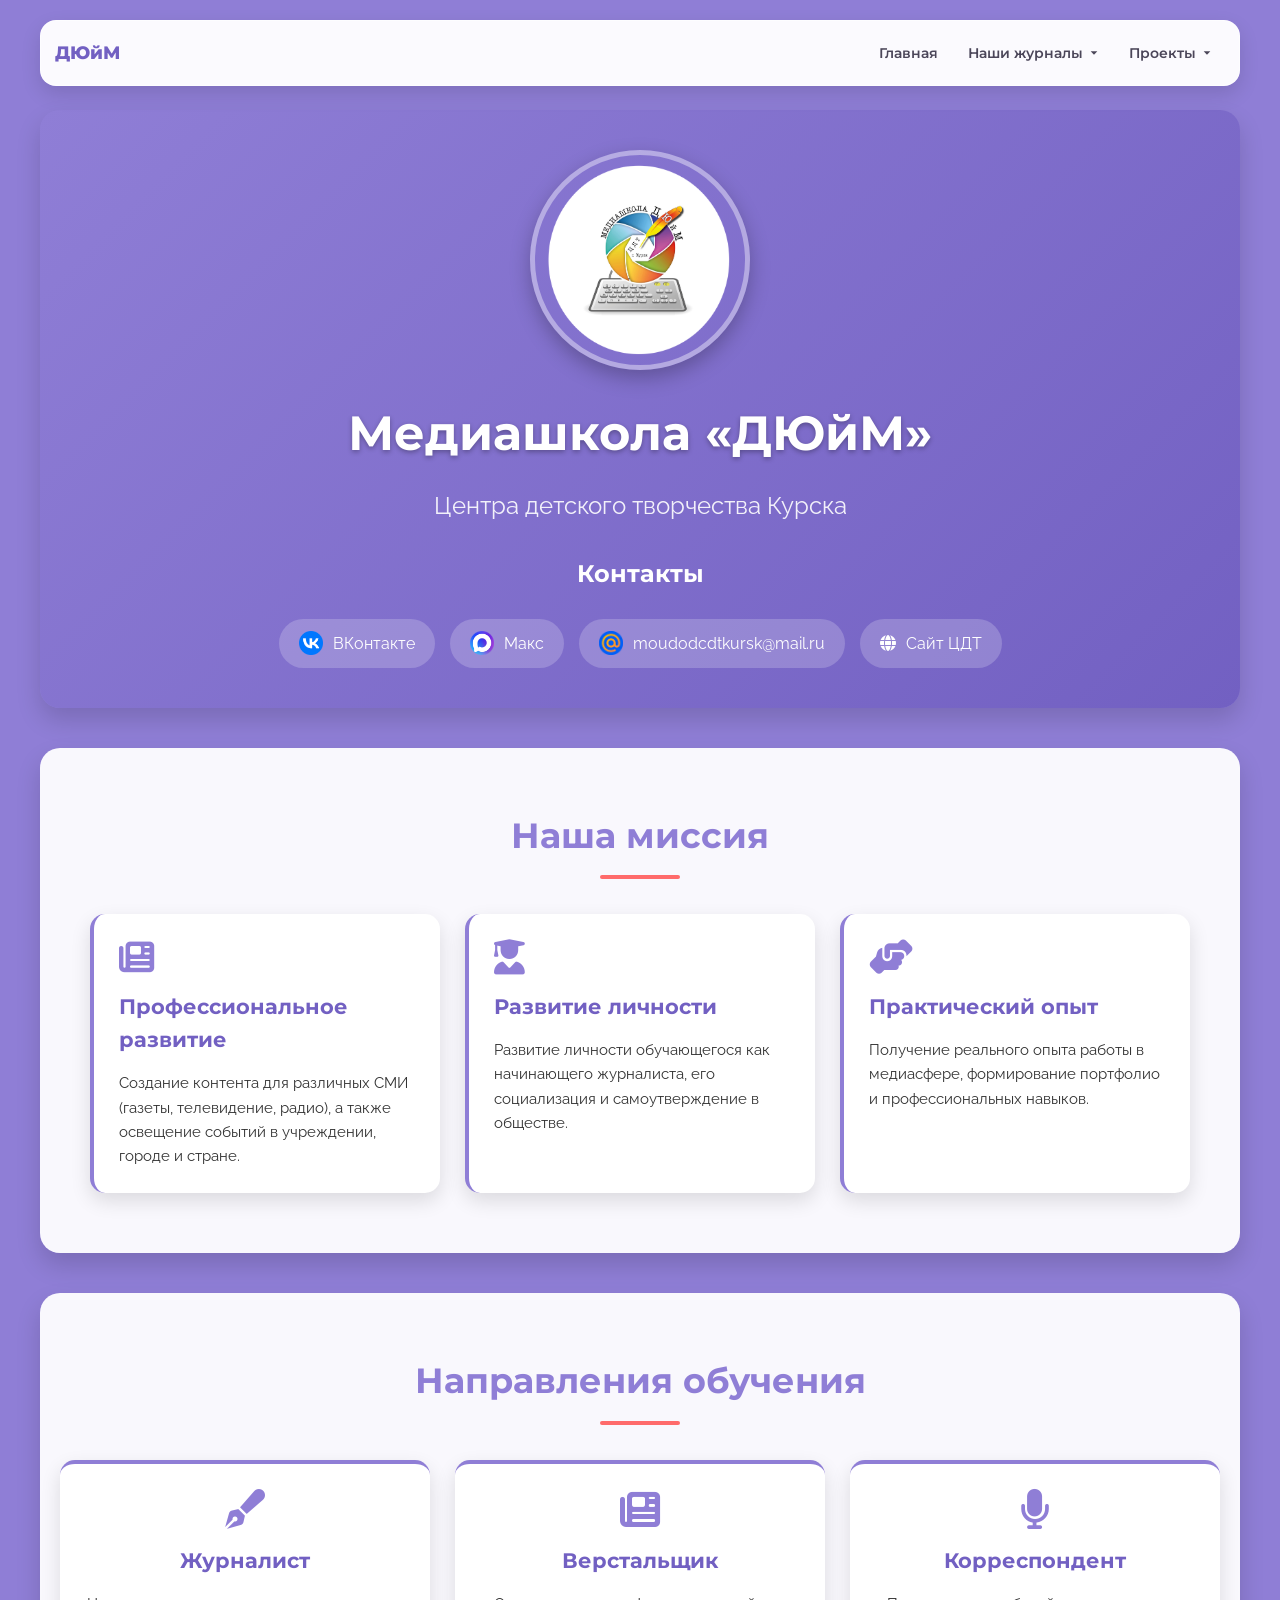
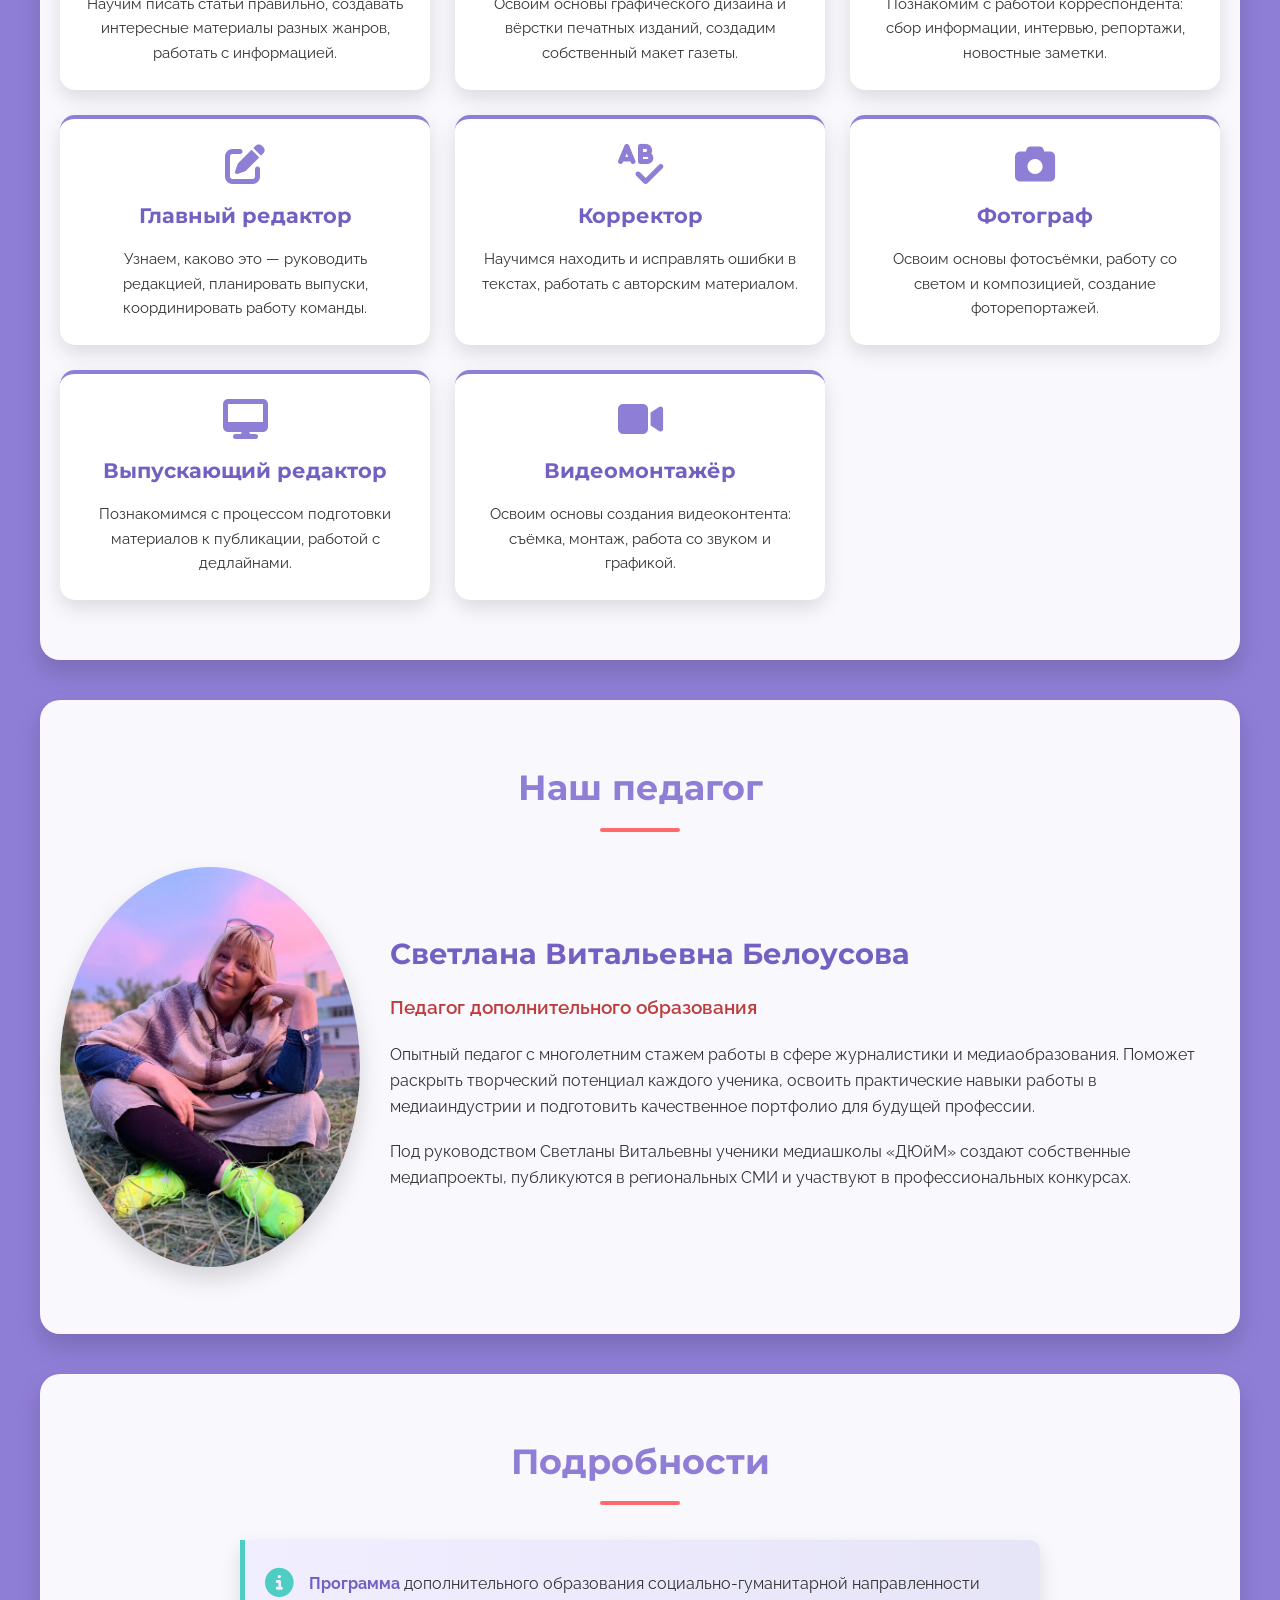
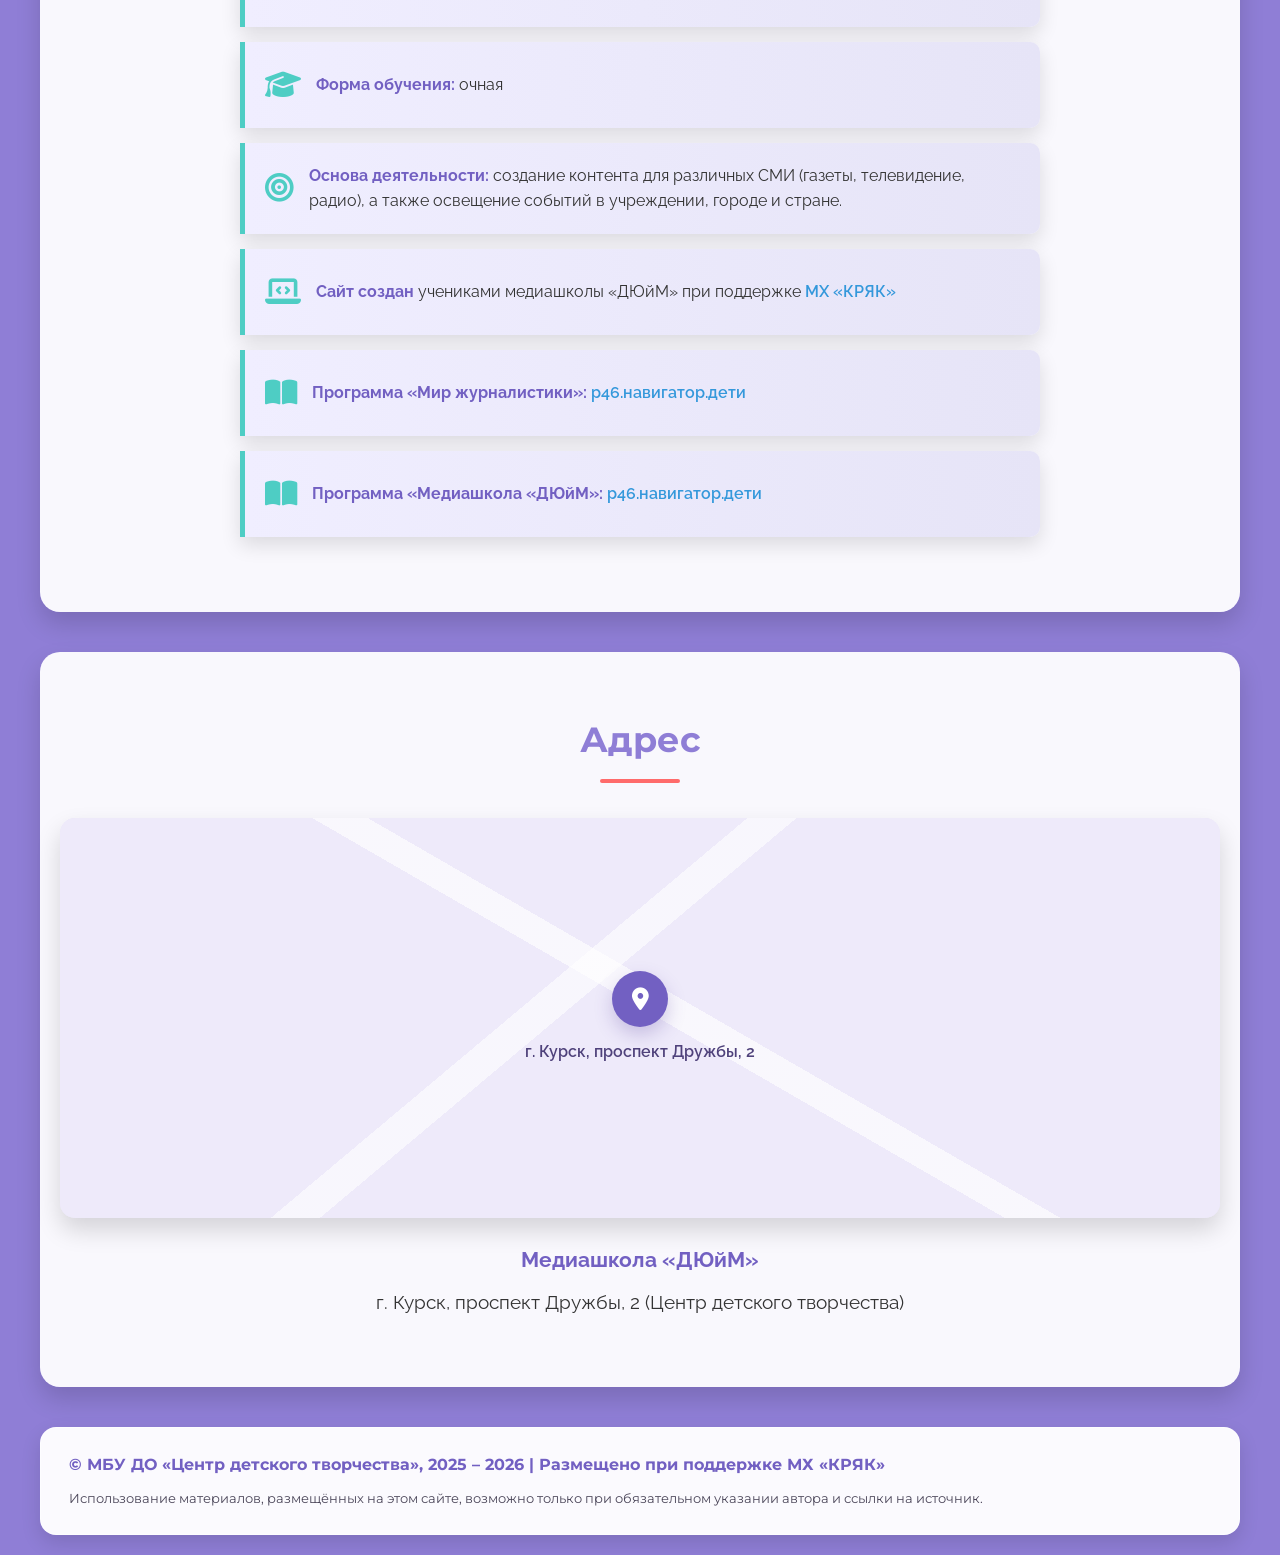
<file: index.html>
<!DOCTYPE html>
<html lang="ru">
<head>
    <meta charset="UTF-8">
    <meta name="viewport" content="width=device-width, initial-scale=1.0">
    <title>Медиашкола «ДЮйМ» — Центра детского творчества Курска</title>
    <meta name="description" content="Медиашкола «ДЮйМ» Центра детского творчества Курска: направления обучения, педагог и контакты.">
    <link rel="canonical" href="https://www.cdtkursk-dyuym.ru/главная">
    <link rel="icon" type="image/png" sizes="96x96" href="/assets/images/favicon.png">
    <link rel="stylesheet" href="/assets/vendor/fontawesome/css/fontawesome.min.css">
    <link rel="stylesheet" href="/assets/vendor/fontawesome/css/solid.min.css">
    <link rel="stylesheet" href="/styles.css">
    <script src="/script.js" defer></script>
</head>
<body>
    <a class="skip-link" href="#main-content">Перейти к содержанию</a>

    <nav class="site-nav" aria-label="Основная навигация">
        <a class="nav-brand" href="/главная" aria-label="Медиашкола «ДЮйМ» — на главную">ДЮйМ</a>
        <button class="nav-toggle" type="button" aria-expanded="false" aria-controls="site-nav-menu" aria-label="Открыть меню">
            <span aria-hidden="true"></span>
            <span aria-hidden="true"></span>
            <span aria-hidden="true"></span>
        </button>
        <ul class="nav-list" id="site-nav-menu">
            <li>
                <a class="nav-link" href="/главная" aria-current="page">
                    <span>Главная</span>
                </a>
            </li>
            <li>
                <details class="nav-dropdown" name="primary-navigation">
                    <summary class="nav-link">
                        <span>Наши журналы</span>
                        <svg class="nav-chevron" viewBox="0 0 12 12" aria-hidden="true" focusable="false"><path d="M2 4 6 8 10 4Z" fill="currentColor"></path></svg>
                    </summary>
                    <div class="nav-dropdown-panel nav-journals-panel">
                        <ul class="nav-menu-list">
                            <li>
                                <a class="nav-menu-item" href="/светлячок">
                                    <span class="nav-menu-label">Светлячок</span>
                                </a>
                            </li>
                            <li>
                                <details class="nav-submenu">
                                    <summary class="nav-menu-item">
                                        <span class="nav-menu-label">Медиасобытия</span>
                                        <svg class="nav-sub-chevron" viewBox="0 0 12 12" aria-hidden="true" focusable="false"><path d="M2 4 6 8 10 4Z" fill="currentColor"></path></svg>
                                    </summary>
                                    <ul class="nav-submenu-list">
                                        <li>
                                            <a class="nav-menu-item" href="/медиасобытия/волга-юнпресс">
                                                <span class="nav-menu-label">Волга-ЮНПРЕСС</span>
                                            </a>
                                        </li>
                                    </ul>
                                </details>
                            </li>
                            <li>
                                <a class="nav-menu-item" href="/media-camp">
                                    <span class="nav-menu-label">Media Camp</span>
                                </a>
                            </li>
                            <li>
                                <a class="nav-menu-item" href="/48-ая-волна">
                                    <span class="nav-menu-label">48-ая волна</span>
                                </a>
                            </li>
                            <li>
                                <a class="nav-menu-item" href="/глобус">
                                    <span class="nav-menu-label">Глобус</span>
                                </a>
                            </li>
                        </ul>
                    </div>
                </details>
            </li>
            <li>
                <details class="nav-dropdown" name="primary-navigation">
                    <summary class="nav-link">
                        <span>Проекты</span>
                        <svg class="nav-chevron" viewBox="0 0 12 12" aria-hidden="true" focusable="false"><path d="M2 4 6 8 10 4Z" fill="currentColor"></path></svg>
                    </summary>
                    <div class="nav-dropdown-panel nav-projects-panel">
                        <ul class="nav-menu-list">
                            <li>
                                <a class="nav-menu-item" href="https://www.yacluster-kryak.ru/" target="_blank" rel="noopener noreferrer">
                                    <span class="nav-menu-label">МХ «КРЯК»</span>
                                </a>
                            </li>
                            <li>
                                <a class="nav-menu-item" href="/проекты/медиазавры-вперёд">
                                    <span class="nav-menu-label">«МЕДИАЗАВРЫ, вперёд!»</span>
                                </a>
                            </li>
                        </ul>
                    </div>
                </details>
            </li>
        </ul>
    </nav>

    <!-- Header -->
    <header class="header" id="home" tabindex="-1">
        <div class="main-title">
            <img src="/assets/images/logo.png" alt="Логотип медиашколы «ДЮйМ»" class="logo" width="220" height="220">
            <div class="title-text">
                <h1>Медиашкола «ДЮйМ»</h1>
                <p>Центра детского творчества Курска</p>
            </div>
        </div>

        <div class="contacts-section" id="contacts" tabindex="-1">
            <h2 class="contacts-title">Контакты</h2>
            <div class="contact-links">
                <a href="https://vk.ru/mediaschuledyujm" target="_blank" rel="noopener noreferrer" class="contact-link">
                    <img src="/assets/images/vk.png" alt="" class="contact-icon" width="24" height="24">
                    <span>ВКонтакте</span>
                </a>
                <a href="https://max.ru/channel_mediaschuledyujm" target="_blank" rel="noopener noreferrer" class="contact-link">
                    <img src="/assets/project-images/Max-logo-2025.png" alt="" class="contact-icon" width="24" height="24" decoding="async" loading="lazy">
                    <span>Макс</span>
                </a>
                <a href="mailto:moudodcdtkursk@mail.ru" class="contact-link">
                    <img src="/assets/images/email.png" alt="" class="contact-icon" width="24" height="24">
                    <span>moudodcdtkursk@mail.ru</span>
                </a>
                <a href="https://cdtkursk.ru/" target="_blank" rel="noopener noreferrer" class="contact-link">
                    <i class="fas fa-globe" aria-hidden="true"></i>
                    <span>Сайт ЦДТ</span>
                </a>
            </div>
        </div>
    </header>

    <main id="main-content" tabindex="-1">
        <!-- Mission Section -->
        <section class="mission" id="mission" tabindex="-1">
            <div class="container">
                <div class="section-title">
                    <h2>Наша миссия</h2>
                </div>
                <div class="mission-content">
                    <div class="mission-card">
                        <i class="fas fa-newspaper" aria-hidden="true"></i>
                        <h3>Профессиональное развитие</h3>
                        <p>Создание контента для различных СМИ (газеты, телевидение, радио), а также освещение событий в учреждении, городе и стране.</p>
                    </div>
                    <div class="mission-card">
                        <i class="fas fa-user-graduate" aria-hidden="true"></i>
                        <h3>Развитие личности</h3>
                        <p>Развитие личности обучающегося как начинающего журналиста, его социализация и самоутверждение в обществе.</p>
                    </div>
                    <div class="mission-card">
                        <i class="fas fa-hands-helping" aria-hidden="true"></i>
                        <h3>Практический опыт</h3>
                        <p>Получение реального опыта работы в медиасфере, формирование портфолио и профессиональных навыков.</p>
                    </div>
                </div>
            </div>
        </section>

        <!-- Directions Section -->
        <section class="directions" id="directions" tabindex="-1">
            <div class="container">
                <div class="section-title">
                    <h2>Направления обучения</h2>
                </div>
                <div class="directions-grid">
                    <div class="direction-card">
                        <i class="fas fa-pen-fancy" aria-hidden="true"></i>
                        <h3>Журналист</h3>
                        <p>Научим писать статьи правильно, создавать интересные материалы разных жанров, работать с информацией.</p>
                    </div>
                    <div class="direction-card">
                        <i class="fas fa-newspaper" aria-hidden="true"></i>
                        <h3>Верстальщик</h3>
                        <p>Освоим основы графического дизайна и вёрстки печатных изданий, создадим собственный макет газеты.</p>
                    </div>
                    <div class="direction-card">
                        <i class="fas fa-microphone" aria-hidden="true"></i>
                        <h3>Корреспондент</h3>
                        <p>Познакомим с работой корреспондента: сбор информации, интервью, репортажи, новостные заметки.</p>
                    </div>
                    <div class="direction-card">
                        <i class="fas fa-edit" aria-hidden="true"></i>
                        <h3>Главный редактор</h3>
                        <p>Узнаем, каково это — руководить редакцией, планировать выпуски, координировать работу команды.</p>
                    </div>
                    <div class="direction-card">
                        <i class="fas fa-spell-check" aria-hidden="true"></i>
                        <h3>Корректор</h3>
                        <p>Научимся находить и исправлять ошибки в текстах, работать с авторским материалом.</p>
                    </div>
                    <div class="direction-card">
                        <i class="fas fa-camera" aria-hidden="true"></i>
                        <h3>Фотограф</h3>
                        <p>Освоим основы фотосъёмки, работу со светом и композицией, создание фоторепортажей.</p>
                    </div>
                    <div class="direction-card">
                        <i class="fas fa-desktop" aria-hidden="true"></i>
                        <h3>Выпускающий редактор</h3>
                        <p>Познакомимся с процессом подготовки материалов к публикации, работой с дедлайнами.</p>
                    </div>
                    <div class="direction-card">
                        <i class="fas fa-video" aria-hidden="true"></i>
                        <h3>Видеомонтажёр</h3>
                        <p>Освоим основы создания видеоконтента: съёмка, монтаж, работа со звуком и графикой.</p>
                    </div>
                </div>
            </div>
        </section>

        <!-- Teacher Section -->
        <section class="teacher" id="teacher" tabindex="-1">
            <div class="container">
                <div class="section-title">
                    <h2>Наш педагог</h2>
                </div>
                <div class="teacher-container">
                    <div class="teacher-photo">
                        <img src="/assets/images/teacher.jpg" alt="Светлана Витальевна Белоусова" width="640" height="853">
                    </div>
                    <div class="teacher-info">
                        <h3 class="teacher-name">Светлана Витальевна Белоусова</h3>
                        <div class="teacher-position">Педагог дополнительного образования</div>
                        <p class="teacher-description">Опытный педагог с многолетним стажем работы в сфере журналистики и медиаобразования. Поможет раскрыть творческий потенциал каждого ученика, освоить практические навыки работы в медиаиндустрии и подготовить качественное портфолио для будущей профессии.</p>
                        <p class="teacher-description">Под руководством Светланы Витальевны ученики медиашколы «ДЮйМ» создают собственные медиапроекты, публикуются в региональных СМИ и участвуют в профессиональных конкурсах.</p>
                    </div>
                </div>
            </div>
        </section>

        <!-- Details Section -->
        <section class="details" id="details" tabindex="-1">
            <div class="container">
                <div class="section-title">
                    <h2>Подробности</h2>
                </div>
                <div class="details-container">
                    <div class="detail-item">
                        <div class="detail-icon">
                            <i class="fas fa-info-circle" aria-hidden="true"></i>
                        </div>
                        <div class="detail-content">
                            <strong>Программа</strong> дополнительного образования социально-гуманитарной направленности
                        </div>
                    </div>
                    <div class="detail-item">
                        <div class="detail-icon">
                            <i class="fas fa-graduation-cap" aria-hidden="true"></i>
                        </div>
                        <div class="detail-content">
                            <strong>Форма обучения:</strong> очная
                        </div>
                    </div>
                    <div class="detail-item">
                        <div class="detail-icon">
                            <i class="fas fa-bullseye" aria-hidden="true"></i>
                        </div>
                        <div class="detail-content">
                            <strong>Основа деятельности:</strong> создание контента для различных СМИ (газеты, телевидение, радио), а также освещение событий в учреждении, городе и стране.
                        </div>
                    </div>
                    <div class="detail-item">
                        <div class="detail-icon">
                            <i class="fas fa-laptop-code" aria-hidden="true"></i>
                        </div>
                        <div class="detail-content">
                            <strong>Сайт создан</strong> учениками медиашколы «ДЮйМ» при поддержке <a href="https://www.yacluster-kryak.ru/" target="_blank" rel="noopener noreferrer" class="kryak-link">МХ «КРЯК»</a>
                        </div>
                    </div>
                    <div class="detail-item">
                        <div class="detail-icon">
                            <i class="fas fa-book-open" aria-hidden="true"></i>
                        </div>
                        <div class="detail-content">
                            <strong>Программа «Мир журналистики»:</strong> <a href="https://р46.навигатор.дети/program/2015-mir-zhurnalistiki" target="_blank" rel="noopener noreferrer" class="kryak-link">р46.навигатор.дети</a>
                        </div>
                    </div>
                    <div class="detail-item">
                        <div class="detail-icon">
                            <i class="fas fa-book-open" aria-hidden="true"></i>
                        </div>
                        <div class="detail-content">
                            <strong>Программа «Медиашкола «ДЮйМ»:</strong> <a href="https://р46.навигатор.дети/program/2107-mediashkola-dyuim" target="_blank" rel="noopener noreferrer" class="kryak-link">р46.навигатор.дети</a>
                        </div>
                    </div>
                </div>
            </div>
        </section>

        <!-- Address Section -->
        <section class="address" id="address" tabindex="-1">
            <div class="container">
                <div class="section-title">
                    <h2>Адрес</h2>
                </div>
                <div class="map-section">
                    <div class="map-container">
                        <div class="map-fallback" aria-hidden="true">
                            <span class="map-fallback-icon"><i class="fas fa-map-marker-alt"></i></span>
                            <p>г. Курск, проспект Дружбы, 2</p>
                        </div>
                        <script charset="utf-8" async src="https://api-maps.yandex.ru/services/constructor/1.0/js/?um=constructor%3Ac5fb91e52b1d98a28a34a577febf445b2bee31b84cf6916cc859032d2884a8ef&amp;width=100%&amp;height=400&amp;lang=ru_RU&amp;scroll=true"></script>
                    </div>
                    <div class="address-description">
                        <p><strong>Медиашкола «ДЮйМ»</strong></p>
                        <p>г. Курск, проспект Дружбы, 2 (Центр детского творчества)</p>
                    </div>
                </div>
            </div>
        </section>

    </main>

    <footer class="site-footer">
        <div class="footer-content">
            <div class="footer-text">
                <p class="footer-credit">© МБУ ДО «Центр детского творчества», 2025 – 2026 | Размещено при поддержке МХ «КРЯК»</p>
                <p class="footer-notice">Использование материалов, размещённых на этом сайте, возможно только при обязательном указании автора и ссылки на источник.</p>
            </div>
        </div>
    </footer>
</body>
</html>
</file>
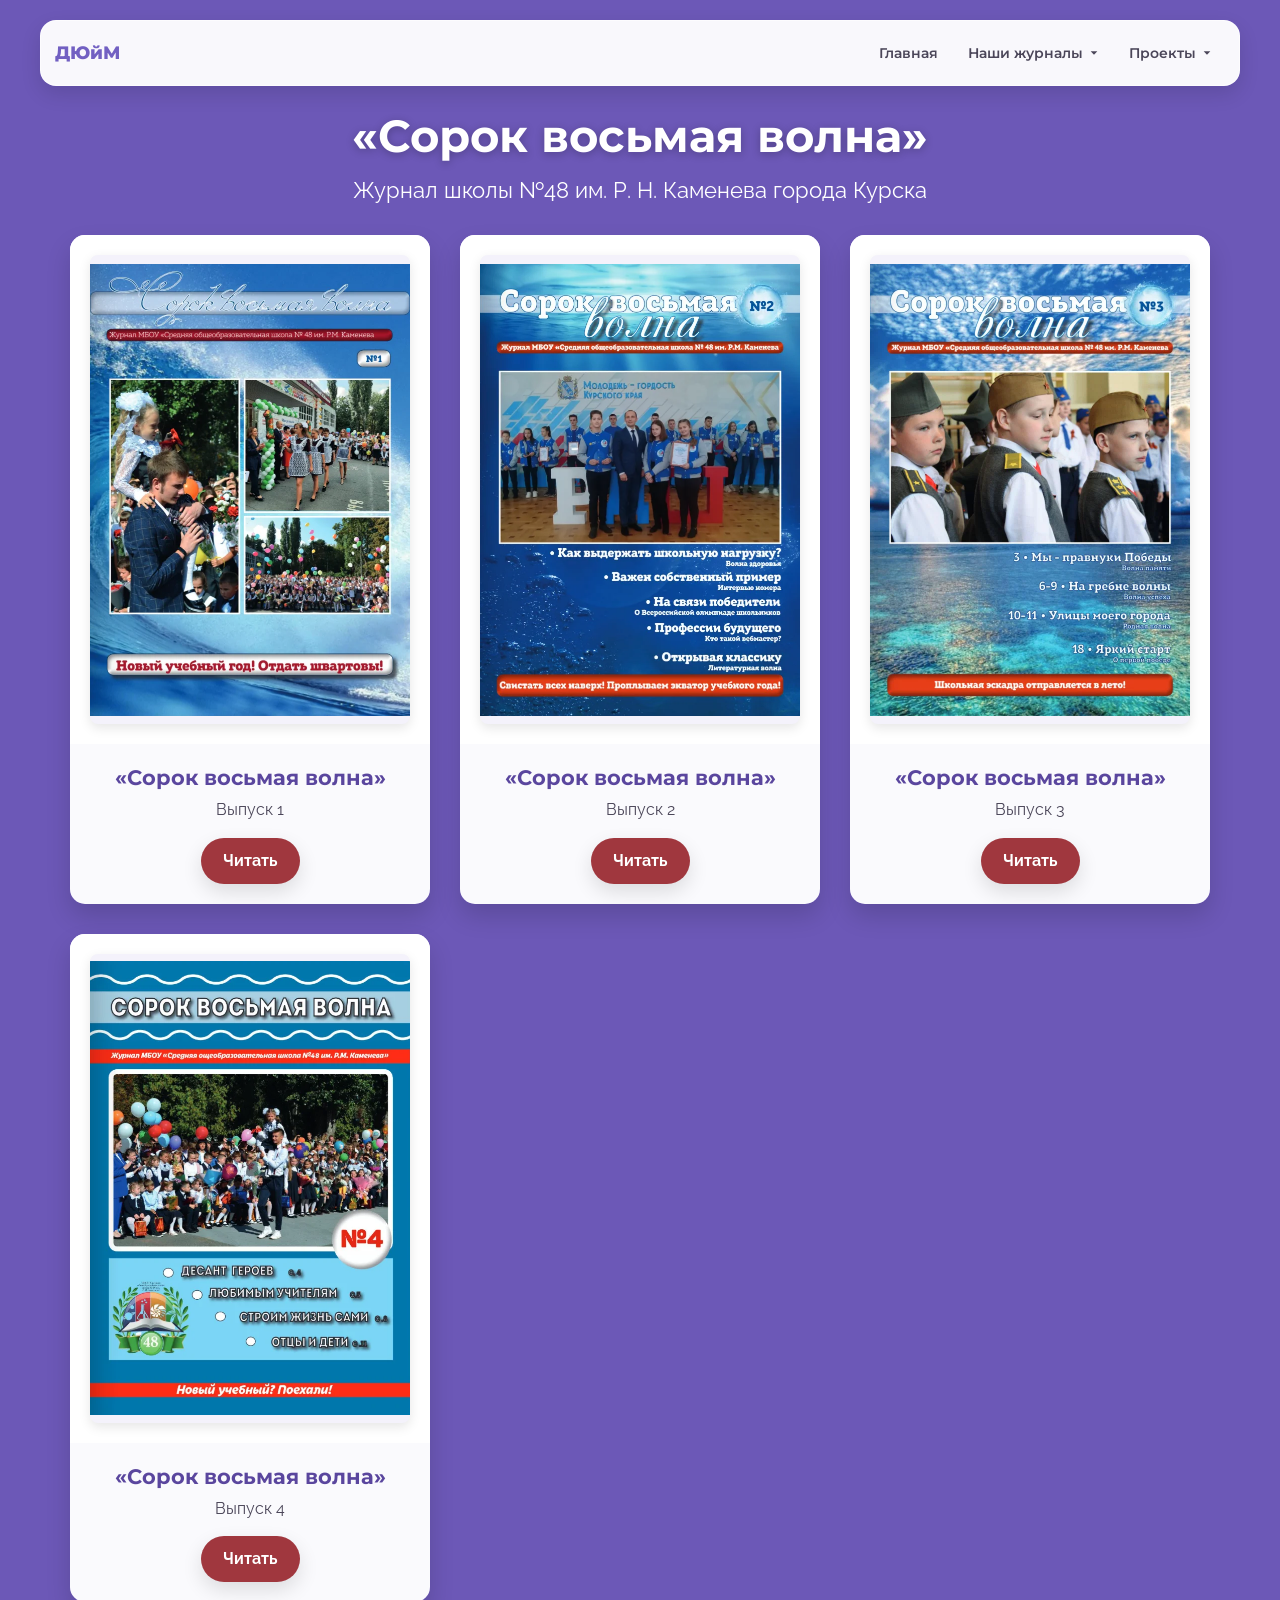
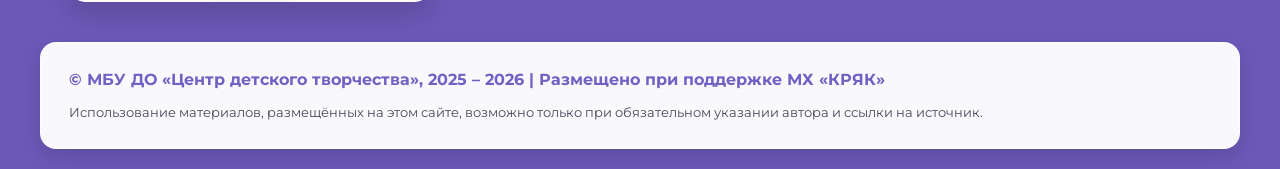
<file: journals/48-volna.html>
<!DOCTYPE html>
<html lang="ru">
<head>
    <meta charset="UTF-8">
    <meta name="viewport" content="width=device-width, initial-scale=1.0">
    <title>Журнал «Сорок восьмая волна» — школа №48 Курска</title>
    <meta name="description" content="Журнал школы №48 им. Р. Н. Каменева города Курска.">
    <link rel="canonical" href="https://www.cdtkursk-dyuym.ru/48-ая-волна">
    <link rel="icon" type="image/png" sizes="96x96" href="/assets/images/favicon.png">
    <link rel="stylesheet" href="/styles.css">
    <link rel="stylesheet" href="/journals/journals.css">
    <script src="/script.js" defer></script>
</head>
<body class="journal-page">
    <a class="skip-link" href="#main-content">Перейти к содержанию</a>

    <nav class="site-nav" aria-label="Основная навигация">
        <a class="nav-brand" href="/главная" aria-label="Медиашкола «ДЮйМ» — на главную">ДЮйМ</a>
        <button class="nav-toggle" type="button" aria-expanded="false" aria-controls="site-nav-menu" aria-label="Открыть меню">
            <span aria-hidden="true"></span>
            <span aria-hidden="true"></span>
            <span aria-hidden="true"></span>
        </button>
        <ul class="nav-list" id="site-nav-menu">
            <li>
                <a class="nav-link" href="/главная">
                    <span>Главная</span>
                </a>
            </li>
            <li>
                <details class="nav-dropdown" name="primary-navigation">
                    <summary class="nav-link">
                        <span>Наши журналы</span>
                        <svg class="nav-chevron" viewBox="0 0 12 12" aria-hidden="true" focusable="false"><path d="M2 4 6 8 10 4Z" fill="currentColor"></path></svg>
                    </summary>
                    <div class="nav-dropdown-panel nav-journals-panel">
                        <ul class="nav-menu-list">
                            <li>
                                <a class="nav-menu-item" href="/светлячок">
                                    <span class="nav-menu-label">Светлячок</span>
                                </a>
                            </li>
                            <li>
                                <details class="nav-submenu">
                                    <summary class="nav-menu-item">
                                        <span class="nav-menu-label">Медиасобытия</span>
                                        <svg class="nav-sub-chevron" viewBox="0 0 12 12" aria-hidden="true" focusable="false"><path d="M2 4 6 8 10 4Z" fill="currentColor"></path></svg>
                                    </summary>
                                    <ul class="nav-submenu-list">
                                        <li>
                                            <a class="nav-menu-item" href="/медиасобытия/волга-юнпресс">
                                                <span class="nav-menu-label">Волга-ЮНПРЕСС</span>
                                            </a>
                                        </li>
                                    </ul>
                                </details>
                            </li>
                            <li>
                                <a class="nav-menu-item" href="/media-camp">
                                    <span class="nav-menu-label">Media Camp</span>
                                </a>
                            </li>
                            <li>
                                <a class="nav-menu-item" href="/48-ая-волна" aria-current="page">
                                    <span class="nav-menu-label">48-ая волна</span>
                                </a>
                            </li>
                            <li>
                                <a class="nav-menu-item" href="/глобус">
                                    <span class="nav-menu-label">Глобус</span>
                                </a>
                            </li>
                        </ul>
                    </div>
                </details>
            </li>
            <li>
                <details class="nav-dropdown" name="primary-navigation">
                    <summary class="nav-link">
                        <span>Проекты</span>
                        <svg class="nav-chevron" viewBox="0 0 12 12" aria-hidden="true" focusable="false"><path d="M2 4 6 8 10 4Z" fill="currentColor"></path></svg>
                    </summary>
                    <div class="nav-dropdown-panel nav-projects-panel">
                        <ul class="nav-menu-list">
                            <li>
                                <a class="nav-menu-item" href="https://www.yacluster-kryak.ru/" target="_blank" rel="noopener noreferrer">
                                    <span class="nav-menu-label">МХ «КРЯК»</span>
                                </a>
                            </li>
                            <li>
                                <a class="nav-menu-item" href="/проекты/медиазавры-вперёд">
                                    <span class="nav-menu-label">«МЕДИАЗАВРЫ, вперёд!»</span>
                                </a>
                            </li>
                        </ul>
                    </div>
                </details>
            </li>
        </ul>
    </nav>

    <main class="journal-main" id="main-content" tabindex="-1">
        <header class="journal-hero">
            <h1>«Сорок восьмая волна»</h1>
            <p class="journal-subtitle">Журнал школы №48 им. Р. Н. Каменева города Курска</p>
        </header>
        <section class="journal-grid" aria-label="Выпуски">
            <article class="journal-card">
                <div class="journal-cover"><img src="/assets/journal-covers/volna-01.webp" alt="Обложка «Сорок восьмая волна», Выпуск 1" width="638" height="902" loading="lazy" decoding="async"></div>
                <div class="journal-card-info">
                    <h2>«Сорок восьмая волна»</h2>
                    <p class="journal-period">Выпуск 1</p>
                    <a class="journal-action" href="https://www.calameo.com/read/007320785a3ed54e09d16" target="_blank" rel="noopener noreferrer" aria-label="Читать «Сорок восьмая волна», Выпуск 1 (откроется в новой вкладке)">Читать</a>
                </div>
            </article>
            <article class="journal-card">
                <div class="journal-cover"><img src="/assets/journal-covers/volna-02.webp" alt="Обложка «Сорок восьмая волна», Выпуск 2" width="638" height="902" loading="lazy" decoding="async"></div>
                <div class="journal-card-info">
                    <h2>«Сорок восьмая волна»</h2>
                    <p class="journal-period">Выпуск 2</p>
                    <a class="journal-action" href="https://www.calameo.com/read/0073207858bed7cb26d58" target="_blank" rel="noopener noreferrer" aria-label="Читать «Сорок восьмая волна», Выпуск 2 (откроется в новой вкладке)">Читать</a>
                </div>
            </article>
            <article class="journal-card">
                <div class="journal-cover"><img src="/assets/journal-covers/volna-03.webp" alt="Обложка «Сорок восьмая волна», Выпуск 3" width="638" height="902" loading="lazy" decoding="async"></div>
                <div class="journal-card-info">
                    <h2>«Сорок восьмая волна»</h2>
                    <p class="journal-period">Выпуск 3</p>
                    <a class="journal-action" href="https://www.calameo.com/read/0073207853cfeee617fb8" target="_blank" rel="noopener noreferrer" aria-label="Читать «Сорок восьмая волна», Выпуск 3 (откроется в новой вкладке)">Читать</a>
                </div>
            </article>
            <article class="journal-card">
                <div class="journal-cover"><img src="/assets/journal-covers/volna-04.webp" alt="Обложка «Сорок восьмая волна», Выпуск 4" width="638" height="902" loading="lazy" decoding="async"></div>
                <div class="journal-card-info">
                    <h2>«Сорок восьмая волна»</h2>
                    <p class="journal-period">Выпуск 4</p>
                    <a class="journal-action" href="https://www.calameo.com/read/00732078569f49d4a4dad" target="_blank" rel="noopener noreferrer" aria-label="Читать «Сорок восьмая волна», Выпуск 4 (откроется в новой вкладке)">Читать</a>
                </div>
            </article>
        </section>
    </main>

    <footer class="site-footer">
        <div class="footer-content">
            <div class="footer-text">
                <p class="footer-credit">© МБУ ДО «Центр детского творчества», 2025 – 2026 | Размещено при поддержке МХ «КРЯК»</p>
                <p class="footer-notice">Использование материалов, размещённых на этом сайте, возможно только при обязательном указании автора и ссылки на источник.</p>
            </div>
        </div>
    </footer>
</body>
</html>
</file>
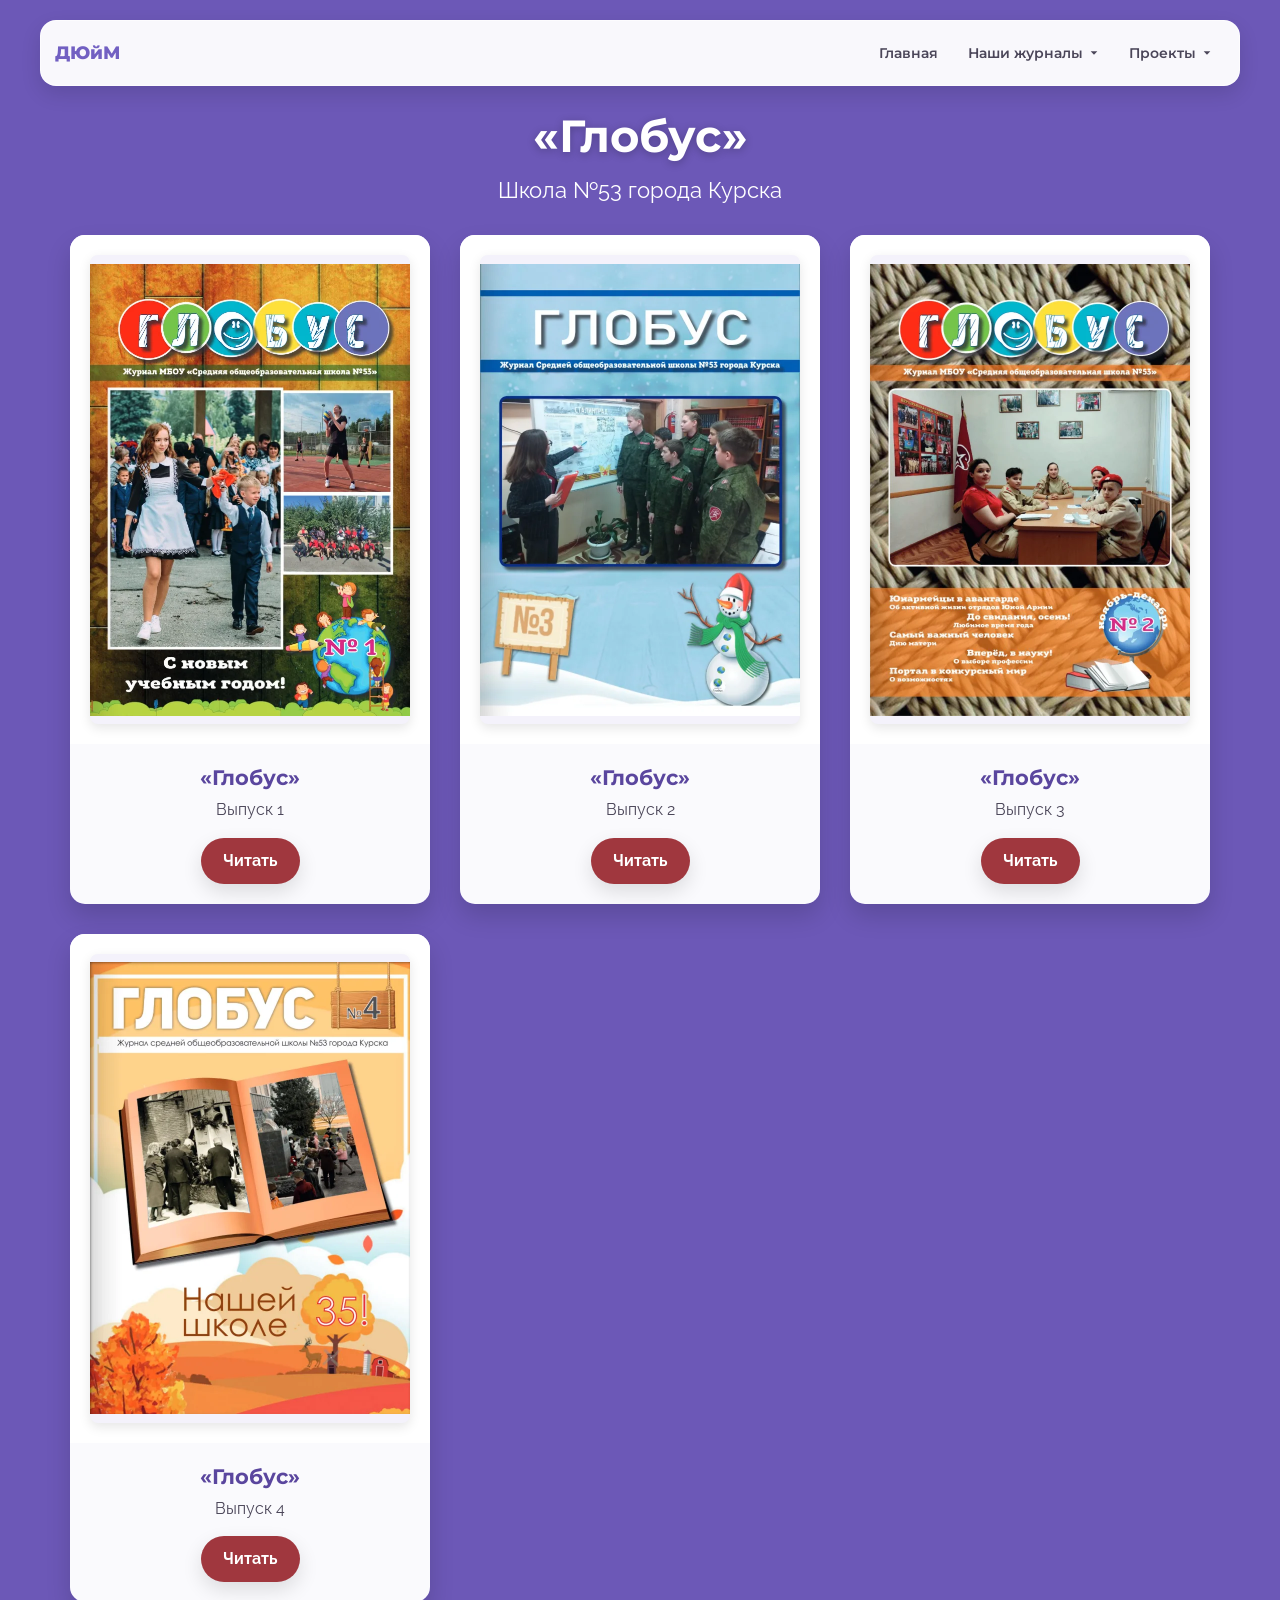
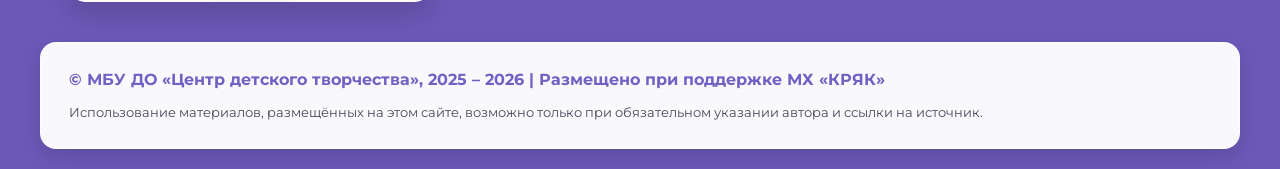
<file: journals/globus.html>
<!DOCTYPE html>
<html lang="ru">
<head>
    <meta charset="UTF-8">
    <meta name="viewport" content="width=device-width, initial-scale=1.0">
    <title>Журнал «Глобус» — школа №53 Курска</title>
    <meta name="description" content="Журнал «Глобус» школы №53 города Курска.">
    <link rel="canonical" href="https://www.cdtkursk-dyuym.ru/глобус">
    <link rel="icon" type="image/png" sizes="96x96" href="/assets/images/favicon.png">
    <link rel="stylesheet" href="/styles.css">
    <link rel="stylesheet" href="/journals/journals.css">
    <script src="/script.js" defer></script>
</head>
<body class="journal-page">
    <a class="skip-link" href="#main-content">Перейти к содержанию</a>

    <nav class="site-nav" aria-label="Основная навигация">
        <a class="nav-brand" href="/главная" aria-label="Медиашкола «ДЮйМ» — на главную">ДЮйМ</a>
        <button class="nav-toggle" type="button" aria-expanded="false" aria-controls="site-nav-menu" aria-label="Открыть меню">
            <span aria-hidden="true"></span>
            <span aria-hidden="true"></span>
            <span aria-hidden="true"></span>
        </button>
        <ul class="nav-list" id="site-nav-menu">
            <li>
                <a class="nav-link" href="/главная">
                    <span>Главная</span>
                </a>
            </li>
            <li>
                <details class="nav-dropdown" name="primary-navigation">
                    <summary class="nav-link">
                        <span>Наши журналы</span>
                        <svg class="nav-chevron" viewBox="0 0 12 12" aria-hidden="true" focusable="false"><path d="M2 4 6 8 10 4Z" fill="currentColor"></path></svg>
                    </summary>
                    <div class="nav-dropdown-panel nav-journals-panel">
                        <ul class="nav-menu-list">
                            <li>
                                <a class="nav-menu-item" href="/светлячок">
                                    <span class="nav-menu-label">Светлячок</span>
                                </a>
                            </li>
                            <li>
                                <details class="nav-submenu">
                                    <summary class="nav-menu-item">
                                        <span class="nav-menu-label">Медиасобытия</span>
                                        <svg class="nav-sub-chevron" viewBox="0 0 12 12" aria-hidden="true" focusable="false"><path d="M2 4 6 8 10 4Z" fill="currentColor"></path></svg>
                                    </summary>
                                    <ul class="nav-submenu-list">
                                        <li>
                                            <a class="nav-menu-item" href="/медиасобытия/волга-юнпресс">
                                                <span class="nav-menu-label">Волга-ЮНПРЕСС</span>
                                            </a>
                                        </li>
                                    </ul>
                                </details>
                            </li>
                            <li>
                                <a class="nav-menu-item" href="/media-camp">
                                    <span class="nav-menu-label">Media Camp</span>
                                </a>
                            </li>
                            <li>
                                <a class="nav-menu-item" href="/48-ая-волна">
                                    <span class="nav-menu-label">48-ая волна</span>
                                </a>
                            </li>
                            <li>
                                <a class="nav-menu-item" href="/глобус" aria-current="page">
                                    <span class="nav-menu-label">Глобус</span>
                                </a>
                            </li>
                        </ul>
                    </div>
                </details>
            </li>
            <li>
                <details class="nav-dropdown" name="primary-navigation">
                    <summary class="nav-link">
                        <span>Проекты</span>
                        <svg class="nav-chevron" viewBox="0 0 12 12" aria-hidden="true" focusable="false"><path d="M2 4 6 8 10 4Z" fill="currentColor"></path></svg>
                    </summary>
                    <div class="nav-dropdown-panel nav-projects-panel">
                        <ul class="nav-menu-list">
                            <li>
                                <a class="nav-menu-item" href="https://www.yacluster-kryak.ru/" target="_blank" rel="noopener noreferrer">
                                    <span class="nav-menu-label">МХ «КРЯК»</span>
                                </a>
                            </li>
                            <li>
                                <a class="nav-menu-item" href="/проекты/медиазавры-вперёд">
                                    <span class="nav-menu-label">«МЕДИАЗАВРЫ, вперёд!»</span>
                                </a>
                            </li>
                        </ul>
                    </div>
                </details>
            </li>
        </ul>
    </nav>

    <main class="journal-main" id="main-content" tabindex="-1">
        <header class="journal-hero">
            <h1>«Глобус»</h1>
            <p class="journal-subtitle">Школа №53 города Курска</p>
        </header>
        <section class="journal-grid" aria-label="Выпуски">
            <article class="journal-card">
                <div class="journal-cover"><img src="/assets/journal-covers/globus-01.webp" alt="Обложка «Глобус», Выпуск 1" width="638" height="902" loading="lazy" decoding="async"></div>
                <div class="journal-card-info">
                    <h2>«Глобус»</h2>
                    <p class="journal-period">Выпуск 1</p>
                    <a class="journal-action" href="https://www.calameo.com/read/0072734885d28aa6177f0" target="_blank" rel="noopener noreferrer" aria-label="Читать «Глобус», Выпуск 1 (откроется в новой вкладке)">Читать</a>
                </div>
            </article>
            <article class="journal-card">
                <div class="journal-cover"><img src="/assets/journal-covers/globus-02.webp" alt="Обложка «Глобус», Выпуск 2" width="638" height="902" loading="lazy" decoding="async"></div>
                <div class="journal-card-info">
                    <h2>«Глобус»</h2>
                    <p class="journal-period">Выпуск 2</p>
                    <a class="journal-action" href="https://www.calameo.com/read/0072734881da4acc7d938" target="_blank" rel="noopener noreferrer" aria-label="Читать «Глобус», Выпуск 2 (откроется в новой вкладке)">Читать</a>
                </div>
            </article>
            <article class="journal-card">
                <div class="journal-cover"><img src="/assets/journal-covers/globus-03.webp" alt="Обложка «Глобус», Выпуск 3" width="638" height="902" loading="lazy" decoding="async"></div>
                <div class="journal-card-info">
                    <h2>«Глобус»</h2>
                    <p class="journal-period">Выпуск 3</p>
                    <a class="journal-action" href="https://www.calameo.com/read/007273488ed313d04c532" target="_blank" rel="noopener noreferrer" aria-label="Читать «Глобус», Выпуск 3 (откроется в новой вкладке)">Читать</a>
                </div>
            </article>
            <article class="journal-card">
                <div class="journal-cover"><img src="/assets/journal-covers/globus-04.webp" alt="Обложка «Глобус», Выпуск 4" width="638" height="902" loading="lazy" decoding="async"></div>
                <div class="journal-card-info">
                    <h2>«Глобус»</h2>
                    <p class="journal-period">Выпуск 4</p>
                    <a class="journal-action" href="https://www.calameo.com/read/00727348845276a3afe9b" target="_blank" rel="noopener noreferrer" aria-label="Читать «Глобус», Выпуск 4 (откроется в новой вкладке)">Читать</a>
                </div>
            </article>
        </section>
    </main>

    <footer class="site-footer">
        <div class="footer-content">
            <div class="footer-text">
                <p class="footer-credit">© МБУ ДО «Центр детского творчества», 2025 – 2026 | Размещено при поддержке МХ «КРЯК»</p>
                <p class="footer-notice">Использование материалов, размещённых на этом сайте, возможно только при обязательном указании автора и ссылки на источник.</p>
            </div>
        </div>
    </footer>
</body>
</html>
</file>
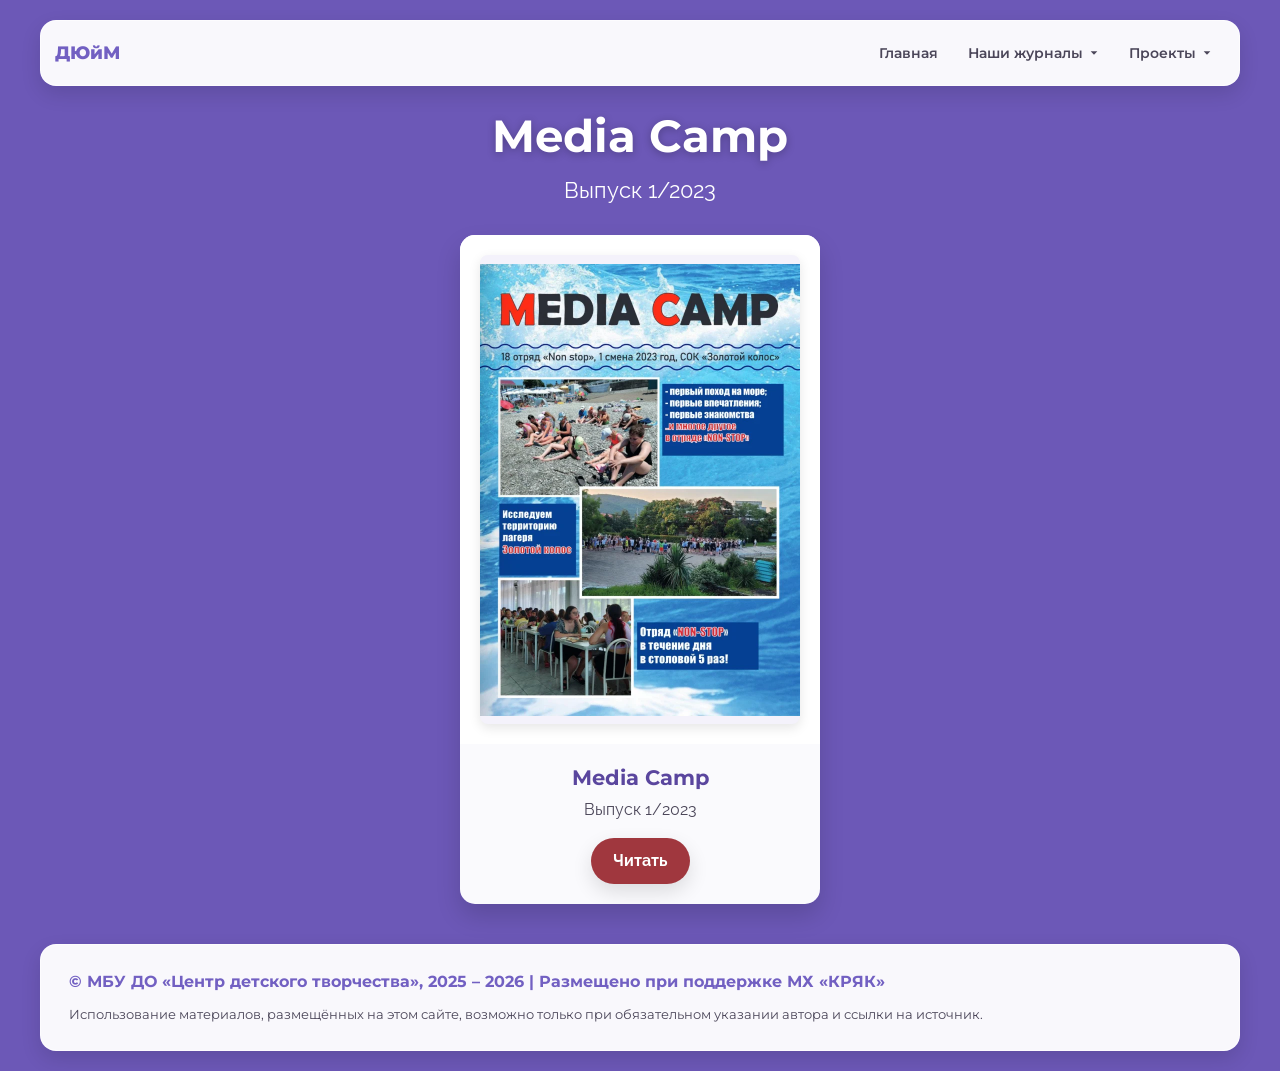
<file: journals/media-camp.html>
<!DOCTYPE html>
<html lang="ru">
<head>
    <meta charset="UTF-8">
    <meta name="viewport" content="width=device-width, initial-scale=1.0">
    <title>Media Camp — выпуск 1/2023</title>
    <meta name="description" content="Media Camp — выпуск 1/2023 журнала для молодых медиаспециалистов.">
    <link rel="canonical" href="https://www.cdtkursk-dyuym.ru/media-camp">
    <link rel="icon" type="image/png" sizes="96x96" href="/assets/images/favicon.png">
    <link rel="stylesheet" href="/styles.css">
    <link rel="stylesheet" href="/journals/journals.css">
    <script src="/script.js" defer></script>
</head>
<body class="journal-page">
    <a class="skip-link" href="#main-content">Перейти к содержанию</a>

    <nav class="site-nav" aria-label="Основная навигация">
        <a class="nav-brand" href="/главная" aria-label="Медиашкола «ДЮйМ» — на главную">ДЮйМ</a>
        <button class="nav-toggle" type="button" aria-expanded="false" aria-controls="site-nav-menu" aria-label="Открыть меню">
            <span aria-hidden="true"></span>
            <span aria-hidden="true"></span>
            <span aria-hidden="true"></span>
        </button>
        <ul class="nav-list" id="site-nav-menu">
            <li>
                <a class="nav-link" href="/главная">
                    <span>Главная</span>
                </a>
            </li>
            <li>
                <details class="nav-dropdown" name="primary-navigation">
                    <summary class="nav-link">
                        <span>Наши журналы</span>
                        <svg class="nav-chevron" viewBox="0 0 12 12" aria-hidden="true" focusable="false"><path d="M2 4 6 8 10 4Z" fill="currentColor"></path></svg>
                    </summary>
                    <div class="nav-dropdown-panel nav-journals-panel">
                        <ul class="nav-menu-list">
                            <li>
                                <a class="nav-menu-item" href="/светлячок">
                                    <span class="nav-menu-label">Светлячок</span>
                                </a>
                            </li>
                            <li>
                                <details class="nav-submenu">
                                    <summary class="nav-menu-item">
                                        <span class="nav-menu-label">Медиасобытия</span>
                                        <svg class="nav-sub-chevron" viewBox="0 0 12 12" aria-hidden="true" focusable="false"><path d="M2 4 6 8 10 4Z" fill="currentColor"></path></svg>
                                    </summary>
                                    <ul class="nav-submenu-list">
                                        <li>
                                            <a class="nav-menu-item" href="/медиасобытия/волга-юнпресс">
                                                <span class="nav-menu-label">Волга-ЮНПРЕСС</span>
                                            </a>
                                        </li>
                                    </ul>
                                </details>
                            </li>
                            <li>
                                <a class="nav-menu-item" href="/media-camp" aria-current="page">
                                    <span class="nav-menu-label">Media Camp</span>
                                </a>
                            </li>
                            <li>
                                <a class="nav-menu-item" href="/48-ая-волна">
                                    <span class="nav-menu-label">48-ая волна</span>
                                </a>
                            </li>
                            <li>
                                <a class="nav-menu-item" href="/глобус">
                                    <span class="nav-menu-label">Глобус</span>
                                </a>
                            </li>
                        </ul>
                    </div>
                </details>
            </li>
            <li>
                <details class="nav-dropdown" name="primary-navigation">
                    <summary class="nav-link">
                        <span>Проекты</span>
                        <svg class="nav-chevron" viewBox="0 0 12 12" aria-hidden="true" focusable="false"><path d="M2 4 6 8 10 4Z" fill="currentColor"></path></svg>
                    </summary>
                    <div class="nav-dropdown-panel nav-projects-panel">
                        <ul class="nav-menu-list">
                            <li>
                                <a class="nav-menu-item" href="https://www.yacluster-kryak.ru/" target="_blank" rel="noopener noreferrer">
                                    <span class="nav-menu-label">МХ «КРЯК»</span>
                                </a>
                            </li>
                            <li>
                                <a class="nav-menu-item" href="/проекты/медиазавры-вперёд">
                                    <span class="nav-menu-label">«МЕДИАЗАВРЫ, вперёд!»</span>
                                </a>
                            </li>
                        </ul>
                    </div>
                </details>
            </li>
        </ul>
    </nav>

    <main class="journal-main" id="main-content" tabindex="-1">
        <header class="journal-hero">
            <h1>Media Camp</h1>
            <p class="journal-subtitle">Выпуск 1/2023</p>
        </header>
        <section class="journal-grid" aria-label="Выпуски">
            <article class="journal-card">
                <div class="journal-cover"><img src="/assets/journal-covers/media-camp-01.webp" alt="Обложка Media Camp, выпуск 1/2023" width="640" height="904" loading="lazy" decoding="async"></div>
                <div class="journal-card-info">
                    <h2>Media Camp</h2>
                    <p class="journal-period">Выпуск 1/2023</p>
                    <a class="journal-action" href="https://www.calameo.com/read/006994183460c918117ed" target="_blank" rel="noopener noreferrer" aria-label="Читать Media Camp, выпуск 1/2023 (откроется в новой вкладке)">Читать</a>
                </div>
            </article>
        </section>
    </main>

    <footer class="site-footer">
        <div class="footer-content">
            <div class="footer-text">
                <p class="footer-credit">© МБУ ДО «Центр детского творчества», 2025 – 2026 | Размещено при поддержке МХ «КРЯК»</p>
                <p class="footer-notice">Использование материалов, размещённых на этом сайте, возможно только при обязательном указании автора и ссылки на источник.</p>
            </div>
        </div>
    </footer>
</body>
</html>
</file>
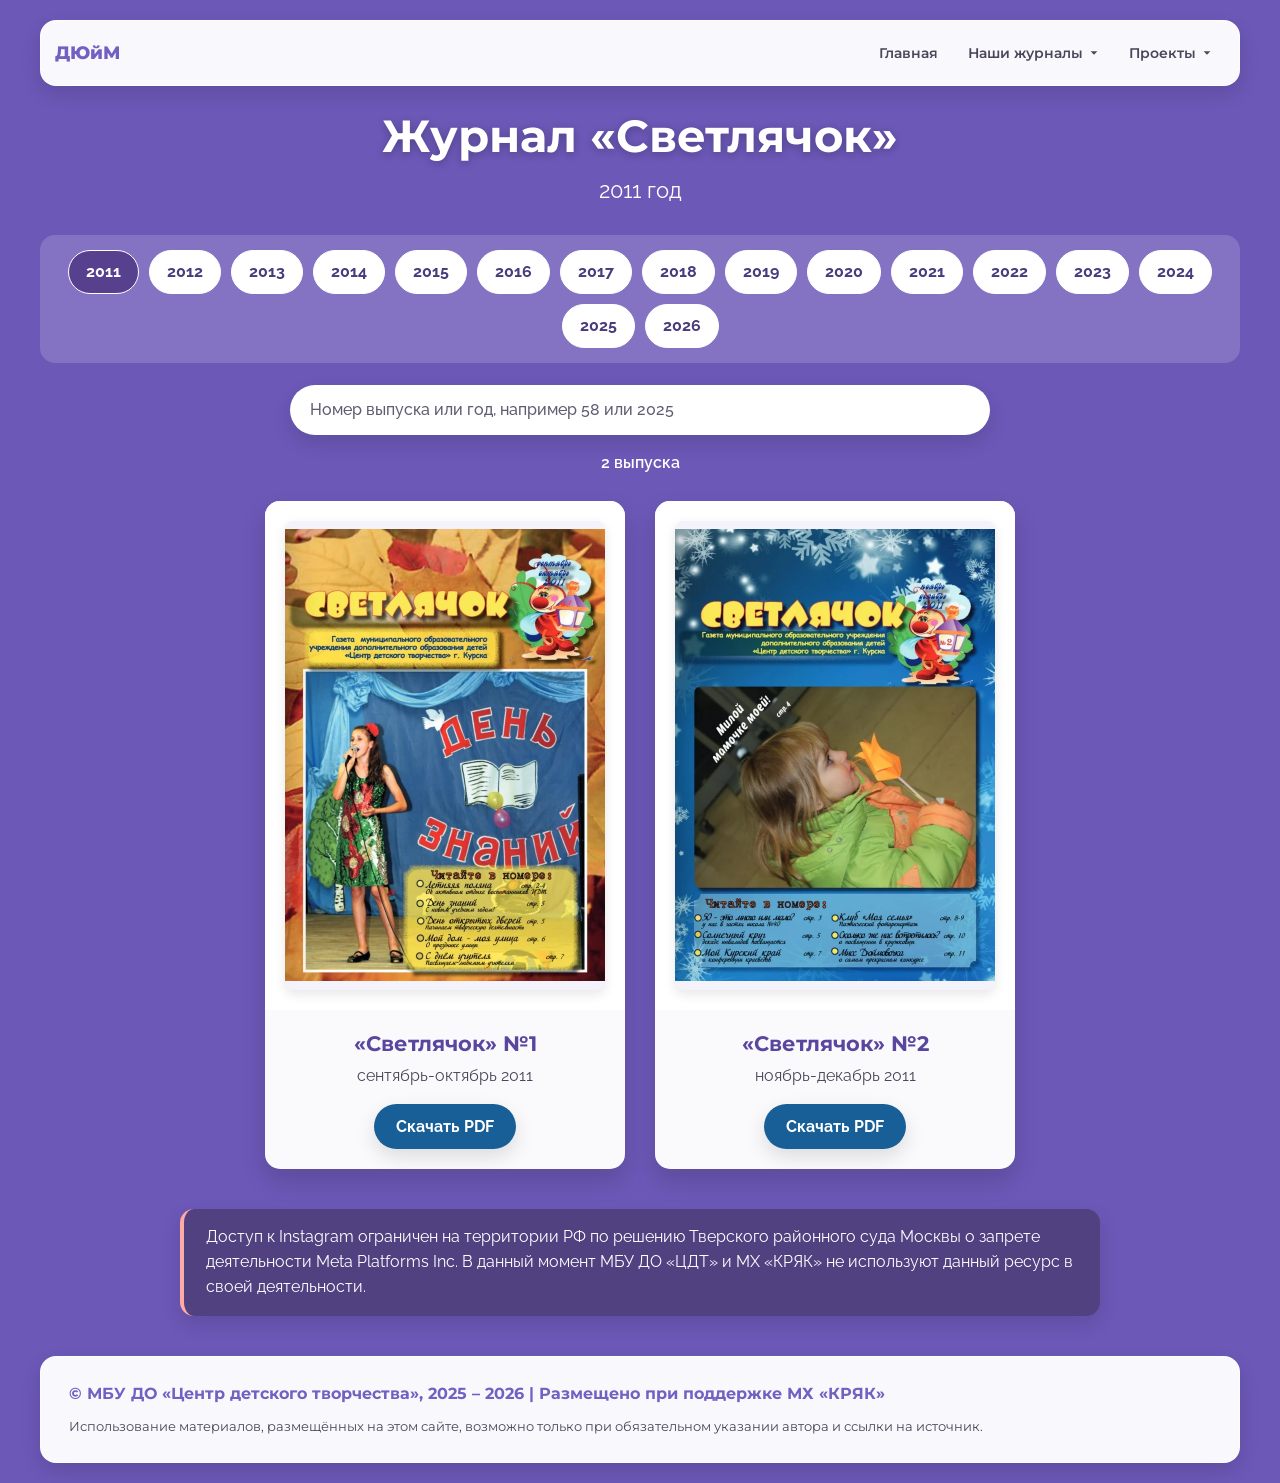
<file: journals/svetlyachok.html>
<!DOCTYPE html>
<html lang="ru">
<head>
    <meta charset="UTF-8">
    <meta name="viewport" content="width=device-width, initial-scale=1.0">
    <title>Журнал «Светлячок» — архив выпусков (2011–2026)</title>
    <meta name="description" content="Архив выпусков детского журнала «Светлячок» с 2011 по 2026 год.">
    <link rel="canonical" href="https://www.cdtkursk-dyuym.ru/светлячок">
    <link rel="icon" type="image/png" sizes="96x96" href="/assets/images/favicon.png">
    <link rel="stylesheet" href="/styles.css">
    <link rel="stylesheet" href="/journals/journals.css">
    <script src="/script.js" defer></script>
    <script src="/journals/svetlyachok.js" defer></script>
</head>
<body class="journal-page">
    <a class="skip-link" href="#main-content">Перейти к содержанию</a>

    <nav class="site-nav" aria-label="Основная навигация">
        <a class="nav-brand" href="/главная" aria-label="Медиашкола «ДЮйМ» — на главную">ДЮйМ</a>
        <button class="nav-toggle" type="button" aria-expanded="false" aria-controls="site-nav-menu" aria-label="Открыть меню">
            <span aria-hidden="true"></span>
            <span aria-hidden="true"></span>
            <span aria-hidden="true"></span>
        </button>
        <ul class="nav-list" id="site-nav-menu">
            <li>
                <a class="nav-link" href="/главная">
                    <span>Главная</span>
                </a>
            </li>
            <li>
                <details class="nav-dropdown" name="primary-navigation">
                    <summary class="nav-link">
                        <span>Наши журналы</span>
                        <svg class="nav-chevron" viewBox="0 0 12 12" aria-hidden="true" focusable="false"><path d="M2 4 6 8 10 4Z" fill="currentColor"></path></svg>
                    </summary>
                    <div class="nav-dropdown-panel nav-journals-panel">
                        <ul class="nav-menu-list">
                            <li>
                                <a class="nav-menu-item" href="/светлячок" aria-current="page">
                                    <span class="nav-menu-label">Светлячок</span>
                                </a>
                            </li>
                            <li>
                                <details class="nav-submenu">
                                    <summary class="nav-menu-item">
                                        <span class="nav-menu-label">Медиасобытия</span>
                                        <svg class="nav-sub-chevron" viewBox="0 0 12 12" aria-hidden="true" focusable="false"><path d="M2 4 6 8 10 4Z" fill="currentColor"></path></svg>
                                    </summary>
                                    <ul class="nav-submenu-list">
                                        <li>
                                            <a class="nav-menu-item" href="/медиасобытия/волга-юнпресс">
                                                <span class="nav-menu-label">Волга-ЮНПРЕСС</span>
                                            </a>
                                        </li>
                                    </ul>
                                </details>
                            </li>
                            <li>
                                <a class="nav-menu-item" href="/media-camp">
                                    <span class="nav-menu-label">Media Camp</span>
                                </a>
                            </li>
                            <li>
                                <a class="nav-menu-item" href="/48-ая-волна">
                                    <span class="nav-menu-label">48-ая волна</span>
                                </a>
                            </li>
                            <li>
                                <a class="nav-menu-item" href="/глобус">
                                    <span class="nav-menu-label">Глобус</span>
                                </a>
                            </li>
                        </ul>
                    </div>
                </details>
            </li>
            <li>
                <details class="nav-dropdown" name="primary-navigation">
                    <summary class="nav-link">
                        <span>Проекты</span>
                        <svg class="nav-chevron" viewBox="0 0 12 12" aria-hidden="true" focusable="false"><path d="M2 4 6 8 10 4Z" fill="currentColor"></path></svg>
                    </summary>
                    <div class="nav-dropdown-panel nav-projects-panel">
                        <ul class="nav-menu-list">
                            <li>
                                <a class="nav-menu-item" href="https://www.yacluster-kryak.ru/" target="_blank" rel="noopener noreferrer">
                                    <span class="nav-menu-label">МХ «КРЯК»</span>
                                </a>
                            </li>
                            <li>
                                <a class="nav-menu-item" href="/проекты/медиазавры-вперёд">
                                    <span class="nav-menu-label">«МЕДИАЗАВРЫ, вперёд!»</span>
                                </a>
                            </li>
                        </ul>
                    </div>
                </details>
            </li>
        </ul>
    </nav>

    <main class="journal-main" id="main-content" tabindex="-1">
        <header class="journal-hero">
            <h1>Журнал «Светлячок»</h1>
            <p class="journal-subtitle" id="pageSubtitle">Архив выпусков, 2011–2026</p>
        </header>
        <div class="journal-controls" id="journalControls" hidden>
            <div class="year-navigation" id="yearNavigation" role="group" aria-label="Выберите год выпуска"></div>
            <div class="journal-search" role="search">
                <label class="journal-visually-hidden" for="searchInput">Поиск по номеру выпуска или году</label>
                <input type="search" id="searchInput" placeholder="Номер выпуска или год, например 58 или 2025" autocomplete="off">
                <button class="clear-search" id="clearSearchBtn" type="button" hidden>Очистить поиск</button>
            </div>
            <p class="journal-status" id="journalStatus" role="status" aria-live="polite"></p>
        </div>
        <div class="journal-grid" id="issuesGrid">
            <article class="journal-card" data-issue-number="1" data-start-year="2011" data-end-year="2011" data-period="сентябрь-октябрь 2011" data-start-period="сентябрь-октябрь 2011" data-end-period="сентябрь-октябрь 2011">
                <div class="journal-cover"><img src="/assets/journal-covers/svetlyachok-01.webp" alt="Обложка «Светлячок» №1" width="638" height="902" loading="lazy" decoding="async"></div>
                <div class="journal-card-info">
                    <h2>«Светлячок» №1</h2>
                    <p class="journal-period">сентябрь-октябрь 2011</p>
                    <a class="journal-action download" href="https://cloud.mail.ru/public/bb9F/cnR6hWHvb" target="_blank" rel="noopener noreferrer" aria-label="Скачать PDF «Светлячок» №1 (откроется в новой вкладке)">Скачать PDF</a>
                </div>
            </article>
            <article class="journal-card" data-issue-number="2" data-start-year="2011" data-end-year="2011" data-period="ноябрь-декабрь 2011" data-start-period="ноябрь-декабрь 2011" data-end-period="ноябрь-декабрь 2011">
                <div class="journal-cover"><img src="/assets/journal-covers/svetlyachok-02.webp" alt="Обложка «Светлячок» №2" width="638" height="902" loading="lazy" decoding="async"></div>
                <div class="journal-card-info">
                    <h2>«Светлячок» №2</h2>
                    <p class="journal-period">ноябрь-декабрь 2011</p>
                    <a class="journal-action download" href="https://cloud.mail.ru/public/zZ5m/WuehCVwGw" target="_blank" rel="noopener noreferrer" aria-label="Скачать PDF «Светлячок» №2 (откроется в новой вкладке)">Скачать PDF</a>
                </div>
            </article>
            <article class="journal-card" data-issue-number="3" data-start-year="2012" data-end-year="2012" data-period="январь-февраль 2012" data-start-period="январь-февраль 2012" data-end-period="январь-февраль 2012">
                <div class="journal-cover"><img src="/assets/journal-covers/svetlyachok-03.webp" alt="Обложка «Светлячок» №3" width="638" height="902" loading="lazy" decoding="async"></div>
                <div class="journal-card-info">
                    <h2>«Светлячок» №3</h2>
                    <p class="journal-period">январь-февраль 2012</p>
                    <a class="journal-action download" href="https://cloud.mail.ru/public/M1EE/yfMifSKZV" target="_blank" rel="noopener noreferrer" aria-label="Скачать PDF «Светлячок» №3 (откроется в новой вкладке)">Скачать PDF</a>
                </div>
            </article>
            <article class="journal-card" data-issue-number="4" data-start-year="2012" data-end-year="2012" data-period="март-апрель 2012" data-start-period="март-апрель 2012" data-end-period="март-апрель 2012">
                <div class="journal-cover"><img src="/assets/journal-covers/svetlyachok-04.webp" alt="Обложка «Светлячок» №4" width="638" height="902" loading="lazy" decoding="async"></div>
                <div class="journal-card-info">
                    <h2>«Светлячок» №4</h2>
                    <p class="journal-period">март-апрель 2012</p>
                    <a class="journal-action download" href="https://cloud.mail.ru/public/t58V/mkGomWaw6" target="_blank" rel="noopener noreferrer" aria-label="Скачать PDF «Светлячок» №4 (откроется в новой вкладке)">Скачать PDF</a>
                </div>
            </article>
            <article class="journal-card" data-issue-number="5" data-start-year="2012" data-end-year="2012" data-period="май-июнь 2012" data-start-period="май-июнь 2012" data-end-period="май-июнь 2012">
                <div class="journal-cover"><img src="/assets/journal-covers/svetlyachok-05.webp" alt="Обложка «Светлячок» №5" width="638" height="902" loading="lazy" decoding="async"></div>
                <div class="journal-card-info">
                    <h2>«Светлячок» №5</h2>
                    <p class="journal-period">май-июнь 2012</p>
                    <a class="journal-action download" href="https://cloud.mail.ru/public/kJSW/PYqTqGR9c" target="_blank" rel="noopener noreferrer" aria-label="Скачать PDF «Светлячок» №5 (откроется в новой вкладке)">Скачать PDF</a>
                </div>
            </article>
            <article class="journal-card" data-issue-number="6" data-start-year="2012" data-end-year="2012" data-period="сентябрь-октябрь 2012" data-start-period="сентябрь-октябрь 2012" data-end-period="сентябрь-октябрь 2012">
                <div class="journal-cover"><img src="/assets/journal-covers/svetlyachok-06.webp" alt="Обложка «Светлячок» №6" width="638" height="902" loading="lazy" decoding="async"></div>
                <div class="journal-card-info">
                    <h2>«Светлячок» №6</h2>
                    <p class="journal-period">сентябрь-октябрь 2012</p>
                    <a class="journal-action download" href="https://cloud.mail.ru/public/3kur/FAD8YVu2f" target="_blank" rel="noopener noreferrer" aria-label="Скачать PDF «Светлячок» №6 (откроется в новой вкладке)">Скачать PDF</a>
                </div>
            </article>
            <article class="journal-card" data-issue-number="7" data-start-year="2012" data-end-year="2012" data-period="ноябрь-декабрь 2012" data-start-period="ноябрь-декабрь 2012" data-end-period="ноябрь-декабрь 2012">
                <div class="journal-cover"><img src="/assets/journal-covers/svetlyachok-07.webp" alt="Обложка «Светлячок» №7" width="638" height="902" loading="lazy" decoding="async"></div>
                <div class="journal-card-info">
                    <h2>«Светлячок» №7</h2>
                    <p class="journal-period">ноябрь-декабрь 2012</p>
                    <a class="journal-action download" href="https://cloud.mail.ru/public/PtmH/j9pvf4ThT" target="_blank" rel="noopener noreferrer" aria-label="Скачать PDF «Светлячок» №7 (откроется в новой вкладке)">Скачать PDF</a>
                </div>
            </article>
            <article class="journal-card" data-issue-number="8" data-start-year="2013" data-end-year="2013" data-period="январь-февраль 2013" data-start-period="январь-февраль 2013" data-end-period="январь-февраль 2013">
                <div class="journal-cover"><img src="/assets/journal-covers/svetlyachok-08.webp" alt="Обложка «Светлячок» №8" width="638" height="902" loading="lazy" decoding="async"></div>
                <div class="journal-card-info">
                    <h2>«Светлячок» №8</h2>
                    <p class="journal-period">январь-февраль 2013</p>
                    <a class="journal-action download" href="https://cloud.mail.ru/public/JPQJ/HHk12NMxC" target="_blank" rel="noopener noreferrer" aria-label="Скачать PDF «Светлячок» №8 (откроется в новой вкладке)">Скачать PDF</a>
                </div>
            </article>
            <article class="journal-card" data-issue-number="9" data-start-year="2013" data-end-year="2013" data-period="весна 2013" data-start-period="весна 2013" data-end-period="весна 2013">
                <div class="journal-cover"><img src="/assets/journal-covers/svetlyachok-09.webp" alt="Обложка «Светлячок» №9" width="638" height="902" loading="lazy" decoding="async"></div>
                <div class="journal-card-info">
                    <h2>«Светлячок» №9</h2>
                    <p class="journal-period">весна 2013</p>
                    <a class="journal-action download" href="https://cloud.mail.ru/public/mU2b/cgVpjDK5d" target="_blank" rel="noopener noreferrer" aria-label="Скачать PDF «Светлячок» №9 (откроется в новой вкладке)">Скачать PDF</a>
                </div>
            </article>
            <article class="journal-card" data-issue-number="10" data-start-year="2013" data-end-year="2013" data-period="сентябрь-октябрь 2013" data-start-period="сентябрь-октябрь 2013" data-end-period="сентябрь-октябрь 2013">
                <div class="journal-cover"><img src="/assets/journal-covers/svetlyachok-10.webp" alt="Обложка «Светлячок» №10" width="638" height="902" loading="lazy" decoding="async"></div>
                <div class="journal-card-info">
                    <h2>«Светлячок» №10</h2>
                    <p class="journal-period">сентябрь-октябрь 2013</p>
                    <a class="journal-action download" href="https://cloud.mail.ru/public/adUd/vQ1cdYggh" target="_blank" rel="noopener noreferrer" aria-label="Скачать PDF «Светлячок» №10 (откроется в новой вкладке)">Скачать PDF</a>
                </div>
            </article>
            <article class="journal-card" data-issue-number="11" data-start-year="2013" data-end-year="2013" data-period="ноябрь-декабрь 2013" data-start-period="ноябрь-декабрь 2013" data-end-period="ноябрь-декабрь 2013">
                <div class="journal-cover"><img src="/assets/journal-covers/svetlyachok-11.webp" alt="Обложка «Светлячок» №11" width="638" height="902" loading="lazy" decoding="async"></div>
                <div class="journal-card-info">
                    <h2>«Светлячок» №11</h2>
                    <p class="journal-period">ноябрь-декабрь 2013</p>
                    <a class="journal-action download" href="https://cloud.mail.ru/public/Yqxe/wvwU1sf9L" target="_blank" rel="noopener noreferrer" aria-label="Скачать PDF «Светлячок» №11 (откроется в новой вкладке)">Скачать PDF</a>
                </div>
            </article>
            <article class="journal-card" data-issue-number="12" data-start-year="2014" data-end-year="2014" data-period="январь-февраль 2014" data-start-period="январь-февраль 2014" data-end-period="январь-февраль 2014">
                <div class="journal-cover"><img src="/assets/journal-covers/svetlyachok-12.webp" alt="Обложка «Светлячок» №12" width="638" height="902" loading="lazy" decoding="async"></div>
                <div class="journal-card-info">
                    <h2>«Светлячок» №12</h2>
                    <p class="journal-period">январь-февраль 2014</p>
                    <a class="journal-action download" href="https://cloud.mail.ru/public/uGxK/mgTMzFCKY" target="_blank" rel="noopener noreferrer" aria-label="Скачать PDF «Светлячок» №12 (откроется в новой вкладке)">Скачать PDF</a>
                </div>
            </article>
            <article class="journal-card" data-issue-number="13" data-start-year="2014" data-end-year="2014" data-period="весна 2014" data-start-period="весна 2014" data-end-period="весна 2014">
                <div class="journal-cover"><img src="/assets/journal-covers/svetlyachok-13.webp" alt="Обложка «Светлячок» №13" width="638" height="902" loading="lazy" decoding="async"></div>
                <div class="journal-card-info">
                    <h2>«Светлячок» №13</h2>
                    <p class="journal-period">весна 2014</p>
                    <a class="journal-action download" href="https://cloud.mail.ru/public/jfLa/hQxDTN3zM" target="_blank" rel="noopener noreferrer" aria-label="Скачать PDF «Светлячок» №13 (откроется в новой вкладке)">Скачать PDF</a>
                </div>
            </article>
            <article class="journal-card" data-issue-number="14" data-start-year="2014" data-end-year="2014" data-period="сентябрь-октябрь 2014" data-start-period="сентябрь-октябрь 2014" data-end-period="сентябрь-октябрь 2014">
                <div class="journal-cover"><img src="/assets/journal-covers/svetlyachok-14.webp" alt="Обложка «Светлячок» №14" width="638" height="902" loading="lazy" decoding="async"></div>
                <div class="journal-card-info">
                    <h2>«Светлячок» №14</h2>
                    <p class="journal-period">сентябрь-октябрь 2014</p>
                    <a class="journal-action download" href="https://cloud.mail.ru/public/gQWG/wT17zsDfr" target="_blank" rel="noopener noreferrer" aria-label="Скачать PDF «Светлячок» №14 (откроется в новой вкладке)">Скачать PDF</a>
                </div>
            </article>
            <article class="journal-card" data-issue-number="15" data-start-year="2014" data-end-year="2014" data-period="ноябрь-декабрь 2014" data-start-period="ноябрь-декабрь 2014" data-end-period="ноябрь-декабрь 2014">
                <div class="journal-cover"><img src="/assets/journal-covers/svetlyachok-15.webp" alt="Обложка «Светлячок» №15" width="638" height="902" loading="lazy" decoding="async"></div>
                <div class="journal-card-info">
                    <h2>«Светлячок» №15</h2>
                    <p class="journal-period">ноябрь-декабрь 2014</p>
                    <a class="journal-action download" href="https://cloud.mail.ru/public/htDW/ys48w29Nv" target="_blank" rel="noopener noreferrer" aria-label="Скачать PDF «Светлячок» №15 (откроется в новой вкладке)">Скачать PDF</a>
                </div>
            </article>
            <article class="journal-card" data-issue-number="16" data-start-year="2015" data-end-year="2015" data-period="январь-февраль 2015" data-start-period="январь-февраль 2015" data-end-period="январь-февраль 2015">
                <div class="journal-cover"><img src="/assets/journal-covers/svetlyachok-16.webp" alt="Обложка «Светлячок» №16" width="638" height="902" loading="lazy" decoding="async"></div>
                <div class="journal-card-info">
                    <h2>«Светлячок» №16</h2>
                    <p class="journal-period">январь-февраль 2015</p>
                    <a class="journal-action download" href="https://cloud.mail.ru/public/AUJe/r3DPMhagc" target="_blank" rel="noopener noreferrer" aria-label="Скачать PDF «Светлячок» №16 (откроется в новой вкладке)">Скачать PDF</a>
                </div>
            </article>
            <article class="journal-card" data-issue-number="17" data-start-year="2015" data-end-year="2015" data-period="весна 2015" data-start-period="весна 2015" data-end-period="весна 2015">
                <div class="journal-cover"><img src="/assets/journal-covers/svetlyachok-17.webp" alt="Обложка «Светлячок» №17" width="638" height="902" loading="lazy" decoding="async"></div>
                <div class="journal-card-info">
                    <h2>«Светлячок» №17</h2>
                    <p class="journal-period">весна 2015</p>
                    <a class="journal-action download" href="https://cloud.mail.ru/public/8Umn/wyezMKXA4" target="_blank" rel="noopener noreferrer" aria-label="Скачать PDF «Светлячок» №17 (откроется в новой вкладке)">Скачать PDF</a>
                </div>
            </article>
            <article class="journal-card" data-issue-number="18" data-start-year="2015" data-end-year="2015" data-period="сентябрь-октябрь 2015" data-start-period="сентябрь-октябрь 2015" data-end-period="сентябрь-октябрь 2015">
                <div class="journal-cover"><img src="/assets/journal-covers/svetlyachok-18.webp" alt="Обложка «Светлячок» №18" width="638" height="902" loading="lazy" decoding="async"></div>
                <div class="journal-card-info">
                    <h2>«Светлячок» №18</h2>
                    <p class="journal-period">сентябрь-октябрь 2015</p>
                    <a class="journal-action download" href="https://cloud.mail.ru/public/bxvp/kS18zax5C" target="_blank" rel="noopener noreferrer" aria-label="Скачать PDF «Светлячок» №18 (откроется в новой вкладке)">Скачать PDF</a>
                </div>
            </article>
            <article class="journal-card" data-issue-number="19" data-start-year="2015" data-end-year="2015" data-period="ноябрь-декабрь 2015" data-start-period="ноябрь-декабрь 2015" data-end-period="ноябрь-декабрь 2015">
                <div class="journal-cover"><img src="/assets/journal-covers/svetlyachok-19.webp" alt="Обложка «Светлячок» №19" width="638" height="902" loading="lazy" decoding="async"></div>
                <div class="journal-card-info">
                    <h2>«Светлячок» №19</h2>
                    <p class="journal-period">ноябрь-декабрь 2015</p>
                    <a class="journal-action download" href="https://cloud.mail.ru/public/RpZP/C23hmXSWx" target="_blank" rel="noopener noreferrer" aria-label="Скачать PDF «Светлячок» №19 (откроется в новой вкладке)">Скачать PDF</a>
                </div>
            </article>
            <article class="journal-card" data-issue-number="20" data-start-year="2016" data-end-year="2016" data-period="январь-февраль 2016" data-start-period="январь-февраль 2016" data-end-period="январь-февраль 2016">
                <div class="journal-cover"><img src="/assets/journal-covers/svetlyachok-20.webp" alt="Обложка «Светлячок» №20" width="638" height="902" loading="lazy" decoding="async"></div>
                <div class="journal-card-info">
                    <h2>«Светлячок» №20</h2>
                    <p class="journal-period">январь-февраль 2016</p>
                    <a class="journal-action download" href="https://cloud.mail.ru/public/2Ci6/y6KAQ4JQx" target="_blank" rel="noopener noreferrer" aria-label="Скачать PDF «Светлячок» №20 (откроется в новой вкладке)">Скачать PDF</a>
                </div>
            </article>
            <article class="journal-card" data-issue-number="21" data-start-year="2016" data-end-year="2016" data-period="весна 2016" data-start-period="весна 2016" data-end-period="весна 2016">
                <div class="journal-cover"><img src="/assets/journal-covers/svetlyachok-21.webp" alt="Обложка «Светлячок» №21" width="638" height="902" loading="lazy" decoding="async"></div>
                <div class="journal-card-info">
                    <h2>«Светлячок» №21</h2>
                    <p class="journal-period">весна 2016</p>
                    <a class="journal-action download" href="https://cloud.mail.ru/public/2z5W/h1UpRXeK2" target="_blank" rel="noopener noreferrer" aria-label="Скачать PDF «Светлячок» №21 (откроется в новой вкладке)">Скачать PDF</a>
                </div>
            </article>
            <article class="journal-card" data-issue-number="22" data-start-year="2016" data-end-year="2016" data-period="сентябрь-октябрь 2016" data-start-period="сентябрь-октябрь 2016" data-end-period="сентябрь-октябрь 2016">
                <div class="journal-cover"><img src="/assets/journal-covers/svetlyachok-22.webp" alt="Обложка «Светлячок» №22" width="638" height="902" loading="lazy" decoding="async"></div>
                <div class="journal-card-info">
                    <h2>«Светлячок» №22</h2>
                    <p class="journal-period">сентябрь-октябрь 2016</p>
                    <a class="journal-action download" href="https://cloud.mail.ru/public/1GfG/59zPRzFpR" target="_blank" rel="noopener noreferrer" aria-label="Скачать PDF «Светлячок» №22 (откроется в новой вкладке)">Скачать PDF</a>
                </div>
            </article>
            <article class="journal-card" data-issue-number="23" data-start-year="2016" data-end-year="2016" data-period="ноябрь-декабрь 2016" data-start-period="ноябрь-декабрь 2016" data-end-period="ноябрь-декабрь 2016">
                <div class="journal-cover"><img src="/assets/journal-covers/svetlyachok-23.webp" alt="Обложка «Светлячок» №23" width="638" height="902" loading="lazy" decoding="async"></div>
                <div class="journal-card-info">
                    <h2>«Светлячок» №23</h2>
                    <p class="journal-period">ноябрь-декабрь 2016</p>
                    <a class="journal-action download" href="https://cloud.mail.ru/public/162U/NHS1WppyQ" target="_blank" rel="noopener noreferrer" aria-label="Скачать PDF «Светлячок» №23 (откроется в новой вкладке)">Скачать PDF</a>
                </div>
            </article>
            <article class="journal-card" data-issue-number="24" data-start-year="2017" data-end-year="2017" data-period="январь-февраль 2017" data-start-period="январь-февраль 2017" data-end-period="январь-февраль 2017">
                <div class="journal-cover"><img src="/assets/journal-covers/svetlyachok-24.webp" alt="Обложка «Светлячок» №24" width="638" height="902" loading="lazy" decoding="async"></div>
                <div class="journal-card-info">
                    <h2>«Светлячок» №24</h2>
                    <p class="journal-period">январь-февраль 2017</p>
                    <a class="journal-action download" href="https://cloud.mail.ru/public/PdPq/YbQdw6F8L" target="_blank" rel="noopener noreferrer" aria-label="Скачать PDF «Светлячок» №24 (откроется в новой вкладке)">Скачать PDF</a>
                </div>
            </article>
            <article class="journal-card" data-issue-number="25" data-start-year="2017" data-end-year="2017" data-period="весна 2017" data-start-period="весна 2017" data-end-period="весна 2017">
                <div class="journal-cover"><img src="/assets/journal-covers/svetlyachok-25.webp" alt="Обложка «Светлячок» №25" width="638" height="902" loading="lazy" decoding="async"></div>
                <div class="journal-card-info">
                    <h2>«Светлячок» №25</h2>
                    <p class="journal-period">весна 2017</p>
                    <a class="journal-action download" href="https://cloud.mail.ru/public/A82F/vjYW7QdEy" target="_blank" rel="noopener noreferrer" aria-label="Скачать PDF «Светлячок» №25 (откроется в новой вкладке)">Скачать PDF</a>
                </div>
            </article>
            <article class="journal-card" data-issue-number="26" data-start-year="2017" data-end-year="2017" data-period="сентябрь-октябрь 2017" data-start-period="сентябрь-октябрь 2017" data-end-period="сентябрь-октябрь 2017">
                <div class="journal-cover"><img src="/assets/journal-covers/svetlyachok-26.webp" alt="Обложка «Светлячок» №26" width="638" height="902" loading="lazy" decoding="async"></div>
                <div class="journal-card-info">
                    <h2>«Светлячок» №26</h2>
                    <p class="journal-period">сентябрь-октябрь 2017</p>
                    <a class="journal-action download" href="https://cloud.mail.ru/public/k8op/gLr6gkJvr" target="_blank" rel="noopener noreferrer" aria-label="Скачать PDF «Светлячок» №26 (откроется в новой вкладке)">Скачать PDF</a>
                </div>
            </article>
            <article class="journal-card" data-issue-number="27" data-start-year="2017" data-end-year="2017" data-period="ноябрь-декабрь 2017" data-start-period="ноябрь-декабрь 2017" data-end-period="ноябрь-декабрь 2017">
                <div class="journal-cover"><img src="/assets/journal-covers/svetlyachok-27.webp" alt="Обложка «Светлячок» №27" width="638" height="902" loading="lazy" decoding="async"></div>
                <div class="journal-card-info">
                    <h2>«Светлячок» №27</h2>
                    <p class="journal-period">ноябрь-декабрь 2017</p>
                    <a class="journal-action download" href="https://cloud.mail.ru/public/RT1c/o19B1b87T" target="_blank" rel="noopener noreferrer" aria-label="Скачать PDF «Светлячок» №27 (откроется в новой вкладке)">Скачать PDF</a>
                </div>
            </article>
            <article class="journal-card" data-issue-number="28" data-start-year="2018" data-end-year="2018" data-period="январь-февраль 2018" data-start-period="январь-февраль 2018" data-end-period="январь-февраль 2018">
                <div class="journal-cover"><img src="/assets/journal-covers/svetlyachok-28.webp" alt="Обложка «Светлячок» №28" width="638" height="902" loading="lazy" decoding="async"></div>
                <div class="journal-card-info">
                    <h2>«Светлячок» №28</h2>
                    <p class="journal-period">январь-февраль 2018</p>
                    <a class="journal-action download" href="https://cloud.mail.ru/public/j3QH/c5rCpnpNm" target="_blank" rel="noopener noreferrer" aria-label="Скачать PDF «Светлячок» №28 (откроется в новой вкладке)">Скачать PDF</a>
                </div>
            </article>
            <article class="journal-card" data-issue-number="29" data-start-year="2018" data-end-year="2018" data-period="весна 2018" data-start-period="весна 2018" data-end-period="весна 2018">
                <div class="journal-cover"><img src="/assets/journal-covers/svetlyachok-29.webp" alt="Обложка «Светлячок» №29" width="638" height="902" loading="lazy" decoding="async"></div>
                <div class="journal-card-info">
                    <h2>«Светлячок» №29</h2>
                    <p class="journal-period">весна 2018</p>
                    <a class="journal-action download" href="https://cloud.mail.ru/public/rdpk/oXXJhFf8a" target="_blank" rel="noopener noreferrer" aria-label="Скачать PDF «Светлячок» №29 (откроется в новой вкладке)">Скачать PDF</a>
                </div>
            </article>
            <article class="journal-card" data-issue-number="30" data-start-year="2018" data-end-year="2018" data-period="сентябрь-октябрь 2018" data-start-period="сентябрь-октябрь 2018" data-end-period="сентябрь-октябрь 2018">
                <div class="journal-cover"><img src="/assets/journal-covers/svetlyachok-30.webp" alt="Обложка «Светлячок» №30" width="638" height="902" loading="lazy" decoding="async"></div>
                <div class="journal-card-info">
                    <h2>«Светлячок» №30</h2>
                    <p class="journal-period">сентябрь-октябрь 2018</p>
                    <a class="journal-action download" href="https://cloud.mail.ru/public/5EQv/Yu9dKGJnv" target="_blank" rel="noopener noreferrer" aria-label="Скачать PDF «Светлячок» №30 (откроется в новой вкладке)">Скачать PDF</a>
                </div>
            </article>
            <article class="journal-card" data-issue-number="31" data-start-year="2018" data-end-year="2018" data-period="ноябрь-декабрь 2018" data-start-period="ноябрь-декабрь 2018" data-end-period="ноябрь-декабрь 2018">
                <div class="journal-cover"><img src="/assets/journal-covers/svetlyachok-31.webp" alt="Обложка «Светлячок» №31" width="638" height="902" loading="lazy" decoding="async"></div>
                <div class="journal-card-info">
                    <h2>«Светлячок» №31</h2>
                    <p class="journal-period">ноябрь-декабрь 2018</p>
                    <a class="journal-action download" href="https://cloud.mail.ru/public/KnUg/2jGhjM5hD" target="_blank" rel="noopener noreferrer" aria-label="Скачать PDF «Светлячок» №31 (откроется в новой вкладке)">Скачать PDF</a>
                </div>
            </article>
            <article class="journal-card" data-issue-number="32" data-start-year="2019" data-end-year="2019" data-period="январь-февраль 2019" data-start-period="январь-февраль 2019" data-end-period="январь-февраль 2019">
                <div class="journal-cover"><img src="/assets/journal-covers/svetlyachok-32.webp" alt="Обложка «Светлячок» №32" width="638" height="902" loading="lazy" decoding="async"></div>
                <div class="journal-card-info">
                    <h2>«Светлячок» №32</h2>
                    <p class="journal-period">январь-февраль 2019</p>
                    <a class="journal-action download" href="https://cloud.mail.ru/public/3thA/Sb77tURHL" target="_blank" rel="noopener noreferrer" aria-label="Скачать PDF «Светлячок» №32 (откроется в новой вкладке)">Скачать PDF</a>
                </div>
            </article>
            <article class="journal-card" data-issue-number="33" data-start-year="2019" data-end-year="2019" data-period="весна 2019" data-start-period="весна 2019" data-end-period="весна 2019">
                <div class="journal-cover"><img src="/assets/journal-covers/svetlyachok-33.webp" alt="Обложка «Светлячок» №33" width="638" height="902" loading="lazy" decoding="async"></div>
                <div class="journal-card-info">
                    <h2>«Светлячок» №33</h2>
                    <p class="journal-period">весна 2019</p>
                    <a class="journal-action download" href="https://cloud.mail.ru/public/mmzz/Krw68hrqL" target="_blank" rel="noopener noreferrer" aria-label="Скачать PDF «Светлячок» №33 (откроется в новой вкладке)">Скачать PDF</a>
                </div>
            </article>
            <article class="journal-card" data-issue-number="34" data-start-year="2019" data-end-year="2019" data-period="лето 2019" data-start-period="лето 2019" data-end-period="лето 2019">
                <div class="journal-cover"><img src="/assets/journal-covers/svetlyachok-34.webp" alt="Обложка «Светлячок» №34" width="638" height="902" loading="lazy" decoding="async"></div>
                <div class="journal-card-info">
                    <h2>«Светлячок» №34</h2>
                    <p class="journal-period">лето 2019</p>
                    <a class="journal-action download" href="https://cloud.mail.ru/public/7kBw/PrkUPnVNZ" target="_blank" rel="noopener noreferrer" aria-label="Скачать PDF «Светлячок» №34 (откроется в новой вкладке)">Скачать PDF</a>
                </div>
            </article>
            <article class="journal-card" data-issue-number="35" data-start-year="2019" data-end-year="2019" data-period="осень 2019" data-start-period="осень 2019" data-end-period="осень 2019">
                <div class="journal-cover"><img src="/assets/journal-covers/svetlyachok-35.webp" alt="Обложка «Светлячок» №35" width="638" height="902" loading="lazy" decoding="async"></div>
                <div class="journal-card-info">
                    <h2>«Светлячок» №35</h2>
                    <p class="journal-period">осень 2019</p>
                    <a class="journal-action download" href="https://cloud.mail.ru/public/7rwg/EYWbu4aj3" target="_blank" rel="noopener noreferrer" aria-label="Скачать PDF «Светлячок» №35 (откроется в новой вкладке)">Скачать PDF</a>
                </div>
            </article>
            <article class="journal-card" data-issue-number="36" data-start-year="2020" data-end-year="2020" data-period="зима 2020" data-start-period="зима 2020" data-end-period="зима 2020">
                <div class="journal-cover"><img src="/assets/journal-covers/svetlyachok-36.webp" alt="Обложка «Светлячок» №36" width="638" height="902" loading="lazy" decoding="async"></div>
                <div class="journal-card-info">
                    <h2>«Светлячок» №36</h2>
                    <p class="journal-period">зима 2020</p>
                    <a class="journal-action download" href="https://cloud.mail.ru/public/oLQ1/vu3dJfqMz" target="_blank" rel="noopener noreferrer" aria-label="Скачать PDF «Светлячок» №36 (откроется в новой вкладке)">Скачать PDF</a>
                </div>
            </article>
            <article class="journal-card" data-issue-number="37" data-start-year="2020" data-end-year="2020" data-period="весна 2020" data-start-period="весна 2020" data-end-period="весна 2020">
                <div class="journal-cover"><img src="/assets/journal-covers/svetlyachok-37.webp" alt="Обложка «Светлячок» №37" width="638" height="902" loading="lazy" decoding="async"></div>
                <div class="journal-card-info">
                    <h2>«Светлячок» №37</h2>
                    <p class="journal-period">весна 2020</p>
                    <a class="journal-action download" href="https://cloud.mail.ru/public/egpk/BVX2Jidiw" target="_blank" rel="noopener noreferrer" aria-label="Скачать PDF «Светлячок» №37 (откроется в новой вкладке)">Скачать PDF</a>
                </div>
            </article>
            <article class="journal-card" data-issue-number="38" data-start-year="2020" data-end-year="2020" data-period="лето 2020" data-start-period="лето 2020" data-end-period="лето 2020">
                <div class="journal-cover"><img src="/assets/journal-covers/svetlyachok-38.webp" alt="Обложка «Светлячок» №38" width="638" height="902" loading="lazy" decoding="async"></div>
                <div class="journal-card-info">
                    <h2>«Светлячок» №38</h2>
                    <p class="journal-period">лето 2020</p>
                    <a class="journal-action download" href="https://cloud.mail.ru/public/Ddyy/kdR1aVi3V" target="_blank" rel="noopener noreferrer" aria-label="Скачать PDF «Светлячок» №38 (откроется в новой вкладке)">Скачать PDF</a>
                </div>
            </article>
            <article class="journal-card" data-issue-number="39" data-start-year="2020" data-end-year="2020" data-period="осень 2020" data-start-period="осень 2020" data-end-period="осень 2020">
                <div class="journal-cover"><img src="/assets/journal-covers/svetlyachok-39.webp" alt="Обложка «Светлячок» №39" width="638" height="902" loading="lazy" decoding="async"></div>
                <div class="journal-card-info">
                    <h2>«Светлячок» №39</h2>
                    <p class="journal-period">осень 2020</p>
                    <a class="journal-action download" href="https://cloud.mail.ru/public/Ridc/ySoDLt3Q1" target="_blank" rel="noopener noreferrer" aria-label="Скачать PDF «Светлячок» №39 (откроется в новой вкладке)">Скачать PDF</a>
                </div>
            </article>
            <article class="journal-card" data-issue-number="40" data-start-year="2021" data-end-year="2021" data-period="зима 2021" data-start-period="зима 2021" data-end-period="зима 2021">
                <div class="journal-cover"><img src="/assets/journal-covers/svetlyachok-40.webp" alt="Обложка «Светлячок» №40" width="638" height="902" loading="lazy" decoding="async"></div>
                <div class="journal-card-info">
                    <h2>«Светлячок» №40</h2>
                    <p class="journal-period">зима 2021</p>
                    <a class="journal-action download" href="https://cloud.mail.ru/public/N9M5/ToVfeYEc5" target="_blank" rel="noopener noreferrer" aria-label="Скачать PDF «Светлячок» №40 (откроется в новой вкладке)">Скачать PDF</a>
                </div>
            </article>
            <article class="journal-card" data-issue-number="41" data-start-year="2021" data-end-year="2021" data-period="весна 2021" data-start-period="весна 2021" data-end-period="весна 2021">
                <div class="journal-cover"><img src="/assets/journal-covers/svetlyachok-41.webp" alt="Обложка «Светлячок» №41" width="638" height="902" loading="lazy" decoding="async"></div>
                <div class="journal-card-info">
                    <h2>«Светлячок» №41</h2>
                    <p class="journal-period">весна 2021</p>
                    <a class="journal-action download" href="https://cloud.mail.ru/public/VVgw/pXSLXE6j9" target="_blank" rel="noopener noreferrer" aria-label="Скачать PDF «Светлячок» №41 (откроется в новой вкладке)">Скачать PDF</a>
                </div>
            </article>
            <article class="journal-card" data-issue-number="42" data-start-year="2021" data-end-year="2021" data-period="лето 2021" data-start-period="лето 2021" data-end-period="лето 2021">
                <div class="journal-cover"><img src="/assets/journal-covers/svetlyachok-42.webp" alt="Обложка «Светлячок» №42" width="638" height="902" loading="lazy" decoding="async"></div>
                <div class="journal-card-info">
                    <h2>«Светлячок» №42</h2>
                    <p class="journal-period">лето 2021</p>
                    <a class="journal-action download" href="https://cloud.mail.ru/public/DaVC/SM98MUQDj" target="_blank" rel="noopener noreferrer" aria-label="Скачать PDF «Светлячок» №42 (откроется в новой вкладке)">Скачать PDF</a>
                </div>
            </article>
            <article class="journal-card" data-issue-number="43" data-start-year="2021" data-end-year="2021" data-period="осень 2021" data-start-period="осень 2021" data-end-period="осень 2021">
                <div class="journal-cover"><img src="/assets/journal-covers/svetlyachok-43.webp" alt="Обложка «Светлячок» №43" width="638" height="902" loading="lazy" decoding="async"></div>
                <div class="journal-card-info">
                    <h2>«Светлячок» №43</h2>
                    <p class="journal-period">осень 2021</p>
                    <a class="journal-action download" href="https://cloud.mail.ru/public/xhQp/dm7LYbD6N" target="_blank" rel="noopener noreferrer" aria-label="Скачать PDF «Светлячок» №43 (откроется в новой вкладке)">Скачать PDF</a>
                </div>
            </article>
            <article class="journal-card" data-issue-number="44" data-start-year="2021" data-end-year="2022" data-period="зима 2021–2022 (декабрь 2021 / январь-февраль 2022)" data-start-period="декабрь 2021" data-end-period="январь-февраль 2022">
                <div class="journal-cover"><img src="/assets/journal-covers/svetlyachok-44.webp" alt="Обложка «Светлячок» №44" width="638" height="902" loading="lazy" decoding="async"></div>
                <div class="journal-card-info">
                    <h2>«Светлячок» №44</h2>
                    <p class="journal-period">зима 2021–2022 (декабрь 2021 / январь-февраль 2022)</p>
                    <a class="journal-action download" href="https://cloud.mail.ru/public/ERsL/dU1qvGnnn" target="_blank" rel="noopener noreferrer" aria-label="Скачать PDF «Светлячок» №44 (откроется в новой вкладке)">Скачать PDF</a>
                </div>
            </article>
            <article class="journal-card" data-issue-number="45" data-start-year="2022" data-end-year="2022" data-period="весна 2022" data-start-period="весна 2022" data-end-period="весна 2022">
                <div class="journal-cover"><img src="/assets/journal-covers/svetlyachok-45.webp" alt="Обложка «Светлячок» №45" width="638" height="902" loading="lazy" decoding="async"></div>
                <div class="journal-card-info">
                    <h2>«Светлячок» №45</h2>
                    <p class="journal-period">весна 2022</p>
                    <a class="journal-action download" href="https://cloud.mail.ru/public/vTmv/53dp39Gh5" target="_blank" rel="noopener noreferrer" aria-label="Скачать PDF «Светлячок» №45 (откроется в новой вкладке)">Скачать PDF</a>
                </div>
            </article>
            <article class="journal-card" data-issue-number="46" data-start-year="2022" data-end-year="2022" data-period="лето 2022" data-start-period="лето 2022" data-end-period="лето 2022">
                <div class="journal-cover"><img src="/assets/journal-covers/svetlyachok-46.webp" alt="Обложка «Светлячок» №46" width="638" height="902" loading="lazy" decoding="async"></div>
                <div class="journal-card-info">
                    <h2>«Светлячок» №46</h2>
                    <p class="journal-period">лето 2022</p>
                    <a class="journal-action download" href="https://cloud.mail.ru/public/w5uc/WuNLaG2rL" target="_blank" rel="noopener noreferrer" aria-label="Скачать PDF «Светлячок» №46 (откроется в новой вкладке)">Скачать PDF</a>
                </div>
            </article>
            <article class="journal-card" data-issue-number="47" data-start-year="2022" data-end-year="2022" data-period="осень 2022" data-start-period="осень 2022" data-end-period="осень 2022">
                <div class="journal-cover"><img src="/assets/journal-covers/svetlyachok-47.webp" alt="Обложка «Светлячок» №47" width="638" height="902" loading="lazy" decoding="async"></div>
                <div class="journal-card-info">
                    <h2>«Светлячок» №47</h2>
                    <p class="journal-period">осень 2022</p>
                    <a class="journal-action download" href="https://cloud.mail.ru/public/sbw9/KbJAecWzC" target="_blank" rel="noopener noreferrer" aria-label="Скачать PDF «Светлячок» №47 (откроется в новой вкладке)">Скачать PDF</a>
                </div>
            </article>
            <article class="journal-card" data-issue-number="48" data-start-year="2022" data-end-year="2023" data-period="зима 2022–2023 (декабрь 2022 / январь-февраль 2023)" data-start-period="декабрь 2022" data-end-period="январь-февраль 2023">
                <div class="journal-cover"><img src="/assets/journal-covers/svetlyachok-48.webp" alt="Обложка «Светлячок» №48" width="638" height="902" loading="lazy" decoding="async"></div>
                <div class="journal-card-info">
                    <h2>«Светлячок» №48</h2>
                    <p class="journal-period">зима 2022–2023 (декабрь 2022 / январь-февраль 2023)</p>
                    <a class="journal-action download" href="https://cloud.mail.ru/public/rdAU/kWRxDaJok" target="_blank" rel="noopener noreferrer" aria-label="Скачать PDF «Светлячок» №48 (откроется в новой вкладке)">Скачать PDF</a>
                </div>
            </article>
            <article class="journal-card" data-issue-number="49" data-start-year="2023" data-end-year="2023" data-period="весна 2023" data-start-period="весна 2023" data-end-period="весна 2023">
                <div class="journal-cover"><img src="/assets/journal-covers/svetlyachok-49.webp" alt="Обложка «Светлячок» №49" width="638" height="902" loading="lazy" decoding="async"></div>
                <div class="journal-card-info">
                    <h2>«Светлячок» №49</h2>
                    <p class="journal-period">весна 2023</p>
                    <a class="journal-action download" href="https://cloud.mail.ru/public/s3XS/L74X1r3C8" target="_blank" rel="noopener noreferrer" aria-label="Скачать PDF «Светлячок» №49 (откроется в новой вкладке)">Скачать PDF</a>
                </div>
            </article>
            <article class="journal-card" data-issue-number="50" data-start-year="2023" data-end-year="2023" data-period="лето 2023" data-start-period="лето 2023" data-end-period="лето 2023">
                <div class="journal-cover"><img src="/assets/journal-covers/svetlyachok-50.webp" alt="Обложка «Светлячок» №50" width="638" height="902" loading="lazy" decoding="async"></div>
                <div class="journal-card-info">
                    <h2>«Светлячок» №50</h2>
                    <p class="journal-period">лето 2023</p>
                    <a class="journal-action download" href="https://cloud.mail.ru/public/fg7p/3uJBNrWCm" target="_blank" rel="noopener noreferrer" aria-label="Скачать PDF «Светлячок» №50 (откроется в новой вкладке)">Скачать PDF</a>
                </div>
            </article>
            <article class="journal-card" data-issue-number="51" data-start-year="2023" data-end-year="2023" data-period="осень 2023" data-start-period="осень 2023" data-end-period="осень 2023">
                <div class="journal-cover"><img src="/assets/journal-covers/svetlyachok-51.webp" alt="Обложка «Светлячок» №51" width="638" height="902" loading="lazy" decoding="async"></div>
                <div class="journal-card-info">
                    <h2>«Светлячок» №51</h2>
                    <p class="journal-period">осень 2023</p>
                    <a class="journal-action download" href="https://cloud.mail.ru/public/wKfB/c8RTGcr9p" target="_blank" rel="noopener noreferrer" aria-label="Скачать PDF «Светлячок» №51 (откроется в новой вкладке)">Скачать PDF</a>
                </div>
            </article>
            <article class="journal-card" data-issue-number="52" data-start-year="2023" data-end-year="2024" data-period="зима 2023–2024 (декабрь 2023 / январь-февраль 2024)" data-start-period="декабрь 2023" data-end-period="январь-февраль 2024">
                <div class="journal-cover"><img src="/assets/journal-covers/svetlyachok-52.webp" alt="Обложка «Светлячок» №52" width="638" height="902" loading="lazy" decoding="async"></div>
                <div class="journal-card-info">
                    <h2>«Светлячок» №52</h2>
                    <p class="journal-period">зима 2023–2024 (декабрь 2023 / январь-февраль 2024)</p>
                    <a class="journal-action download" href="https://cloud.mail.ru/public/u6SL/Ckkc3vRqn" target="_blank" rel="noopener noreferrer" aria-label="Скачать PDF «Светлячок» №52 (откроется в новой вкладке)">Скачать PDF</a>
                </div>
            </article>
            <article class="journal-card" data-issue-number="53" data-start-year="2024" data-end-year="2024" data-period="весна 2024" data-start-period="весна 2024" data-end-period="весна 2024">
                <div class="journal-cover"><img src="/assets/journal-covers/svetlyachok-53.webp" alt="Обложка «Светлячок» №53" width="638" height="902" loading="lazy" decoding="async"></div>
                <div class="journal-card-info">
                    <h2>«Светлячок» №53</h2>
                    <p class="journal-period">весна 2024</p>
                    <a class="journal-action download" href="https://cloud.mail.ru/public/tnu2/fAtZa96p3" target="_blank" rel="noopener noreferrer" aria-label="Скачать PDF «Светлячок» №53 (откроется в новой вкладке)">Скачать PDF</a>
                </div>
            </article>
            <article class="journal-card" data-issue-number="54" data-start-year="2024" data-end-year="2024" data-period="лето 2024" data-start-period="лето 2024" data-end-period="лето 2024">
                <div class="journal-cover"><img src="/assets/journal-covers/svetlyachok-54.webp" alt="Обложка «Светлячок» №54" width="638" height="902" loading="lazy" decoding="async"></div>
                <div class="journal-card-info">
                    <h2>«Светлячок» №54</h2>
                    <p class="journal-period">лето 2024</p>
                    <a class="journal-action download" href="https://cloud.mail.ru/public/TtsB/kfzhDEiXQ" target="_blank" rel="noopener noreferrer" aria-label="Скачать PDF «Светлячок» №54 (откроется в новой вкладке)">Скачать PDF</a>
                </div>
            </article>
            <article class="journal-card" data-issue-number="55" data-start-year="2024" data-end-year="2024" data-period="осень 2024" data-start-period="осень 2024" data-end-period="осень 2024">
                <div class="journal-cover"><img src="/assets/journal-covers/svetlyachok-55.webp" alt="Обложка «Светлячок» №55" width="638" height="902" loading="lazy" decoding="async"></div>
                <div class="journal-card-info">
                    <h2>«Светлячок» №55</h2>
                    <p class="journal-period">осень 2024</p>
                    <a class="journal-action download" href="https://cloud.mail.ru/public/xm1f/fxEYHofcn" target="_blank" rel="noopener noreferrer" aria-label="Скачать PDF «Светлячок» №55 (откроется в новой вкладке)">Скачать PDF</a>
                </div>
            </article>
            <article class="journal-card" data-issue-number="56" data-start-year="2024" data-end-year="2025" data-period="зима 2024–2025 (декабрь 2024 / январь-февраль 2025)" data-start-period="декабрь 2024" data-end-period="январь-февраль 2025">
                <div class="journal-cover"><img src="/assets/journal-covers/svetlyachok-56.webp" alt="Обложка «Светлячок» №56" width="638" height="902" loading="lazy" decoding="async"></div>
                <div class="journal-card-info">
                    <h2>«Светлячок» №56</h2>
                    <p class="journal-period">зима 2024–2025 (декабрь 2024 / январь-февраль 2025)</p>
                    <a class="journal-action download" href="https://cloud.mail.ru/public/g8p7/r1Ri4Aexq" target="_blank" rel="noopener noreferrer" aria-label="Скачать PDF «Светлячок» №56 (откроется в новой вкладке)">Скачать PDF</a>
                </div>
            </article>
            <article class="journal-card" data-issue-number="57" data-start-year="2025" data-end-year="2025" data-period="весна 2025" data-start-period="весна 2025" data-end-period="весна 2025">
                <div class="journal-cover"><img src="/assets/journal-covers/svetlyachok-57.webp" alt="Обложка «Светлячок» №57" width="638" height="902" loading="lazy" decoding="async"></div>
                <div class="journal-card-info">
                    <h2>«Светлячок» №57</h2>
                    <p class="journal-period">весна 2025</p>
                    <a class="journal-action download" href="https://cloud.mail.ru/public/PEht/NG35L7iaH" target="_blank" rel="noopener noreferrer" aria-label="Скачать PDF «Светлячок» №57 (откроется в новой вкладке)">Скачать PDF</a>
                </div>
            </article>
            <article class="journal-card" data-issue-number="58" data-start-year="2025" data-end-year="2025" data-period="лето 2025" data-start-period="лето 2025" data-end-period="лето 2025">
                <div class="journal-cover"><svg class="cover-svg" viewBox="0 0 638 902" xmlns="http://www.w3.org/2000/svg" role="img" aria-label="«Светлячок» №58">
                        <defs>
                            <linearGradient id="sky58" x1="0%" y1="0%" x2="100%" y2="0%">
                                <stop offset="0%" stop-color="#267ac0"/>
                                <stop offset="55%" stop-color="#449cd2"/>
                                <stop offset="100%" stop-color="#a9cde8"/>
                            </linearGradient>
                            <linearGradient id="meadow58" x1="0%" y1="0%" x2="0%" y2="100%">
                                <stop offset="0%" stop-color="#4f834e"/>
                                <stop offset="100%" stop-color="#355b35"/>
                            </linearGradient>
                            <filter id="blur58" x="-10%" y="-10%" width="120%" height="120%">
                                <feGaussianBlur stdDeviation="10"/>
                            </filter>
                            <clipPath id="botClip58">
                                <rect x="0" y="762" width="638" height="140"/>
                            </clipPath>
                        </defs>
                        <rect x="0" y="0" width="638" height="140" fill="url(#sky58)"/>
                        <rect x="0" y="13" width="638" height="13" fill="#f3f7fb"/>
                        <g clip-path="url(#botClip58)">
                            <rect x="0" y="762" width="638" height="140" fill="url(#meadow58)"/>
                            <image href="/assets/journal-covers/svetlyachok-58.webp" x="-20" y="520" width="678" height="400" preserveAspectRatio="none" filter="url(#blur58)" opacity="0.55"/>
                        </g>
                        <image href="/assets/journal-covers/svetlyachok-58.webp" x="0" y="126" width="638" height="638" preserveAspectRatio="none"/>
                        <rect x="17" y="761" width="594" height="6" rx="3" fill="#f8faf8"/>
                        <rect x="0" y="850" width="638" height="7" fill="#f3f7f4"/>
                        <image href="/assets/journal-covers/svetlyachok-masthead.png" x="44" y="32" width="552" height="124"/>
                    </svg></div>
                <div class="journal-card-info">
                    <h2>«Светлячок» №58</h2>
                    <p class="journal-period">лето 2025</p>
                    <a class="journal-action download" href="https://cloud.mail.ru/public/VZ6Q/sdhyeT3ef" target="_blank" rel="noopener noreferrer" aria-label="Скачать PDF «Светлячок» №58 (откроется в новой вкладке)">Скачать PDF</a>
                </div>
            </article>
            <article class="journal-card" data-issue-number="59" data-start-year="2025" data-end-year="2025" data-period="осень 2025" data-start-period="осень 2025" data-end-period="осень 2025">
                <div class="journal-cover"><svg class="cover-svg" viewBox="0 0 638 902" xmlns="http://www.w3.org/2000/svg" role="img" aria-label="«Светлячок» №59">
                        <defs>
                            <linearGradient id="slate59" x1="0%" y1="0%" x2="100%" y2="0%">
                                <stop offset="0%" stop-color="#1c262e"/>
                                <stop offset="50%" stop-color="#31414a"/>
                                <stop offset="100%" stop-color="#444c52"/>
                            </linearGradient>
                            <radialGradient id="leaf59" cx="5%" cy="100%" r="85%">
                                <stop offset="0%" stop-color="#379d72" stop-opacity="0.9"/>
                                <stop offset="100%" stop-color="#1c262e" stop-opacity="0"/>
                            </radialGradient>
                            <linearGradient id="navy59" x1="0%" y1="0%" x2="100%" y2="0%">
                                <stop offset="0%" stop-color="#163562"/>
                                <stop offset="100%" stop-color="#0b396a"/>
                            </linearGradient>
                            <linearGradient id="woodBot59" x1="0%" y1="0%" x2="100%" y2="0%">
                                <stop offset="0%" stop-color="#182026"/>
                                <stop offset="100%" stop-color="#242c32"/>
                            </linearGradient>
                        </defs>
                        <rect x="0" y="0" width="638" height="140" fill="url(#slate59)"/>
                        <rect x="0" y="25" width="125" height="110" fill="url(#leaf59)"/>
                        <rect x="0" y="13" width="638" height="13" fill="#e9edf2"/>
                        <image href="/assets/journal-covers/svetlyachok-59.webp" x="0" y="126" width="638" height="638" preserveAspectRatio="none"/>
                        <rect x="0" y="756" width="638" height="70" fill="url(#navy59)"/>
                        <text x="324" y="796" text-anchor="middle" fill="#eef3fa" font-family="Georgia, 'Times New Roman', serif" font-size="23" font-weight="700" letter-spacing="0.3">заместитель директора по УВР</text>
                        <rect x="0" y="826" width="638" height="4" fill="#e2e9f2"/>
                        <rect x="0" y="830" width="638" height="72" fill="url(#woodBot59)"/>
                        <image href="/assets/journal-covers/svetlyachok-masthead.png" x="44" y="32" width="552" height="124"/>
                    </svg></div>
                <div class="journal-card-info">
                    <h2>«Светлячок» №59</h2>
                    <p class="journal-period">осень 2025</p>
                    <a class="journal-action download" href="https://cloud.mail.ru/public/rq92/ikUKSbuhq" target="_blank" rel="noopener noreferrer" aria-label="Скачать PDF «Светлячок» №59 (откроется в новой вкладке)">Скачать PDF</a>
                </div>
            </article>
            <article class="journal-card" data-issue-number="60" data-start-year="2025" data-end-year="2026" data-period="зима 2025–2026 (декабрь 2025 / январь-февраль 2026)" data-start-period="декабрь 2025" data-end-period="январь-февраль 2026">
                <div class="journal-cover"><img src="/assets/journal-covers/svetlyachok-60.webp" alt="Обложка «Светлячок» №60" width="638" height="902" loading="lazy" decoding="async"></div>
                <div class="journal-card-info">
                    <h2>«Светлячок» №60</h2>
                    <p class="journal-period">зима 2025–2026 (декабрь 2025 / январь-февраль 2026)</p>
                    <a class="journal-action download" href="https://cloud.mail.ru/public/PEt4/sJCoQkt8c" target="_blank" rel="noopener noreferrer" aria-label="Скачать PDF «Светлячок» №60 (откроется в новой вкладке)">Скачать PDF</a>
                </div>
            </article>
            <article class="journal-card" data-issue-number="61" data-start-year="2026" data-end-year="2026" data-period="весна 2026" data-start-period="весна 2026" data-end-period="весна 2026">
                <div class="journal-cover"><img src="/assets/journal-covers/svetlyachok-61.webp" alt="Обложка «Светлячок» №61" width="638" height="902" loading="lazy" decoding="async"></div>
                <div class="journal-card-info">
                    <h2>«Светлячок» №61</h2>
                    <p class="journal-period">весна 2026</p>
                    <a class="journal-action download" href="https://cloud.mail.ru/public/4bCZ/bz1RunGpM" target="_blank" rel="noopener noreferrer" aria-label="Скачать PDF «Светлячок» №61 (откроется в новой вкладке)">Скачать PDF</a>
                </div>
            </article>
        </div>
        <div class="journal-empty" id="emptyState" hidden>
            <p>Выпуски не найдены. Попробуйте указать номер журнала, год или сезон.</p>
            <button class="reset-search" id="emptyResetBtn" type="button">Очистить поиск</button>
        </div>
        <aside class="legal-notice" aria-label="Правовая информация">
            <p>Доступ к Instagram ограничен на территории РФ по решению Тверского районного суда Москвы о запрете деятельности Meta Platforms Inc. В данный момент МБУ ДО «ЦДТ» и МХ «КРЯК» не используют данный ресурс в своей деятельности.</p>
        </aside>
    </main>

    <footer class="site-footer">
        <div class="footer-content">
            <div class="footer-text">
                <p class="footer-credit">© МБУ ДО «Центр детского творчества», 2025 – 2026 | Размещено при поддержке МХ «КРЯК»</p>
                <p class="footer-notice">Использование материалов, размещённых на этом сайте, возможно только при обязательном указании автора и ссылки на источник.</p>
            </div>
        </div>
    </footer>
</body>
</html>
</file>
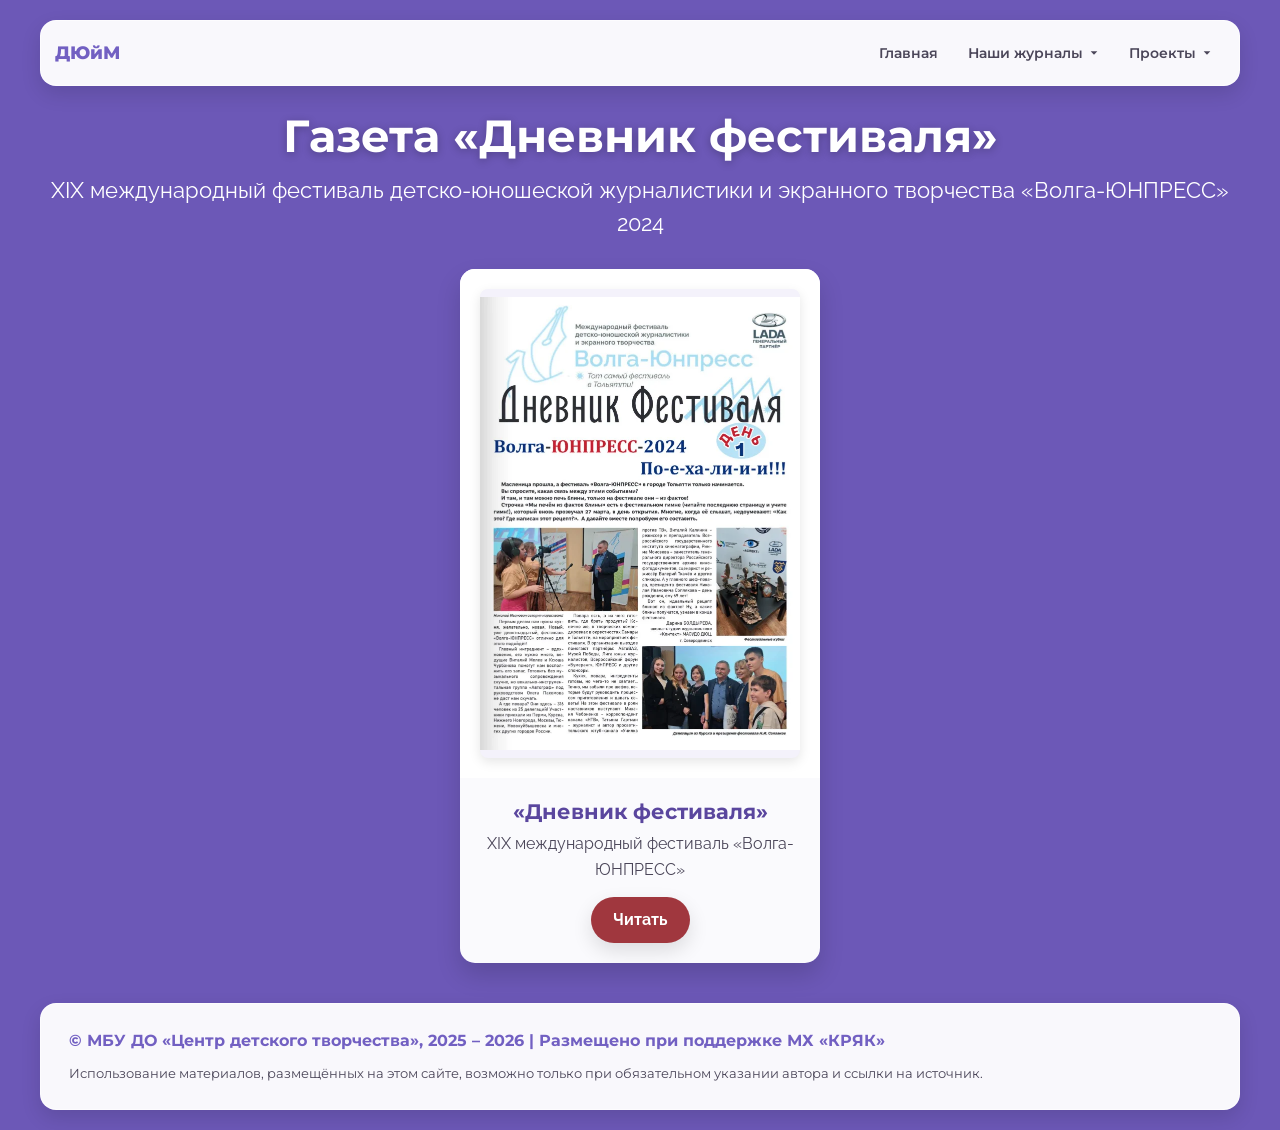
<file: journals/volga-yunpress.html>
<!DOCTYPE html>
<html lang="ru">
<head>
    <meta charset="UTF-8">
    <meta name="viewport" content="width=device-width, initial-scale=1.0">
    <title>Газета «Дневник фестиваля» — Волга-ЮНПРЕСС 2024</title>
    <meta name="description" content="Газета XIX международного фестиваля детско-юношеской журналистики и экранного творчества «Волга-ЮНПРЕСС» 2024.">
    <link rel="canonical" href="https://www.cdtkursk-dyuym.ru/медиасобытия/волга-юнпресс">
    <link rel="icon" type="image/png" sizes="96x96" href="/assets/images/favicon.png">
    <link rel="stylesheet" href="/styles.css">
    <link rel="stylesheet" href="/journals/journals.css">
    <script src="/script.js" defer></script>
</head>
<body class="journal-page">
    <a class="skip-link" href="#main-content">Перейти к содержанию</a>

    <nav class="site-nav" aria-label="Основная навигация">
        <a class="nav-brand" href="/главная" aria-label="Медиашкола «ДЮйМ» — на главную">ДЮйМ</a>
        <button class="nav-toggle" type="button" aria-expanded="false" aria-controls="site-nav-menu" aria-label="Открыть меню">
            <span aria-hidden="true"></span>
            <span aria-hidden="true"></span>
            <span aria-hidden="true"></span>
        </button>
        <ul class="nav-list" id="site-nav-menu">
            <li>
                <a class="nav-link" href="/главная">
                    <span>Главная</span>
                </a>
            </li>
            <li>
                <details class="nav-dropdown" name="primary-navigation">
                    <summary class="nav-link">
                        <span>Наши журналы</span>
                        <svg class="nav-chevron" viewBox="0 0 12 12" aria-hidden="true" focusable="false"><path d="M2 4 6 8 10 4Z" fill="currentColor"></path></svg>
                    </summary>
                    <div class="nav-dropdown-panel nav-journals-panel">
                        <ul class="nav-menu-list">
                            <li>
                                <a class="nav-menu-item" href="/светлячок">
                                    <span class="nav-menu-label">Светлячок</span>
                                </a>
                            </li>
                            <li>
                                <details class="nav-submenu">
                                    <summary class="nav-menu-item">
                                        <span class="nav-menu-label">Медиасобытия</span>
                                        <svg class="nav-sub-chevron" viewBox="0 0 12 12" aria-hidden="true" focusable="false"><path d="M2 4 6 8 10 4Z" fill="currentColor"></path></svg>
                                    </summary>
                                    <ul class="nav-submenu-list">
                                        <li>
                                            <a class="nav-menu-item" href="/медиасобытия/волга-юнпресс" aria-current="page">
                                                <span class="nav-menu-label">Волга-ЮНПРЕСС</span>
                                            </a>
                                        </li>
                                    </ul>
                                </details>
                            </li>
                            <li>
                                <a class="nav-menu-item" href="/media-camp">
                                    <span class="nav-menu-label">Media Camp</span>
                                </a>
                            </li>
                            <li>
                                <a class="nav-menu-item" href="/48-ая-волна">
                                    <span class="nav-menu-label">48-ая волна</span>
                                </a>
                            </li>
                            <li>
                                <a class="nav-menu-item" href="/глобус">
                                    <span class="nav-menu-label">Глобус</span>
                                </a>
                            </li>
                        </ul>
                    </div>
                </details>
            </li>
            <li>
                <details class="nav-dropdown" name="primary-navigation">
                    <summary class="nav-link">
                        <span>Проекты</span>
                        <svg class="nav-chevron" viewBox="0 0 12 12" aria-hidden="true" focusable="false"><path d="M2 4 6 8 10 4Z" fill="currentColor"></path></svg>
                    </summary>
                    <div class="nav-dropdown-panel nav-projects-panel">
                        <ul class="nav-menu-list">
                            <li>
                                <a class="nav-menu-item" href="https://www.yacluster-kryak.ru/" target="_blank" rel="noopener noreferrer">
                                    <span class="nav-menu-label">МХ «КРЯК»</span>
                                </a>
                            </li>
                            <li>
                                <a class="nav-menu-item" href="/проекты/медиазавры-вперёд">
                                    <span class="nav-menu-label">«МЕДИАЗАВРЫ, вперёд!»</span>
                                </a>
                            </li>
                        </ul>
                    </div>
                </details>
            </li>
        </ul>
    </nav>

    <main class="journal-main" id="main-content" tabindex="-1">
        <header class="journal-hero">
            <h1>Газета «Дневник фестиваля»</h1>
            <p class="journal-subtitle">XIX международный фестиваль детско-юношеской журналистики и экранного творчества «Волга-ЮНПРЕСС» 2024</p>
        </header>
        <section class="journal-grid" aria-label="Выпуски">
            <article class="journal-card">
                <div class="journal-cover"><img src="/assets/journal-covers/volga-yunpress-01.webp" alt="Обложка «Дневник фестиваля», XIX международный фестиваль «Волга-ЮНПРЕСС»" width="638" height="902" loading="lazy" decoding="async"></div>
                <div class="journal-card-info">
                    <h2>«Дневник фестиваля»</h2>
                    <p class="journal-period">XIX международный фестиваль «Волга-ЮНПРЕСС»</p>
                    <a class="journal-action" href="https://www.calameo.com/read/006501849fc24034cc97d" target="_blank" rel="noopener noreferrer" aria-label="Читать «Дневник фестиваля», XIX международный фестиваль «Волга-ЮНПРЕСС» (откроется в новой вкладке)">Читать</a>
                </div>
            </article>
        </section>
    </main>

    <footer class="site-footer">
        <div class="footer-content">
            <div class="footer-text">
                <p class="footer-credit">© МБУ ДО «Центр детского творчества», 2025 – 2026 | Размещено при поддержке МХ «КРЯК»</p>
                <p class="footer-notice">Использование материалов, размещённых на этом сайте, возможно только при обязательном указании автора и ссылки на источник.</p>
            </div>
        </div>
    </footer>
</body>
</html>
</file>
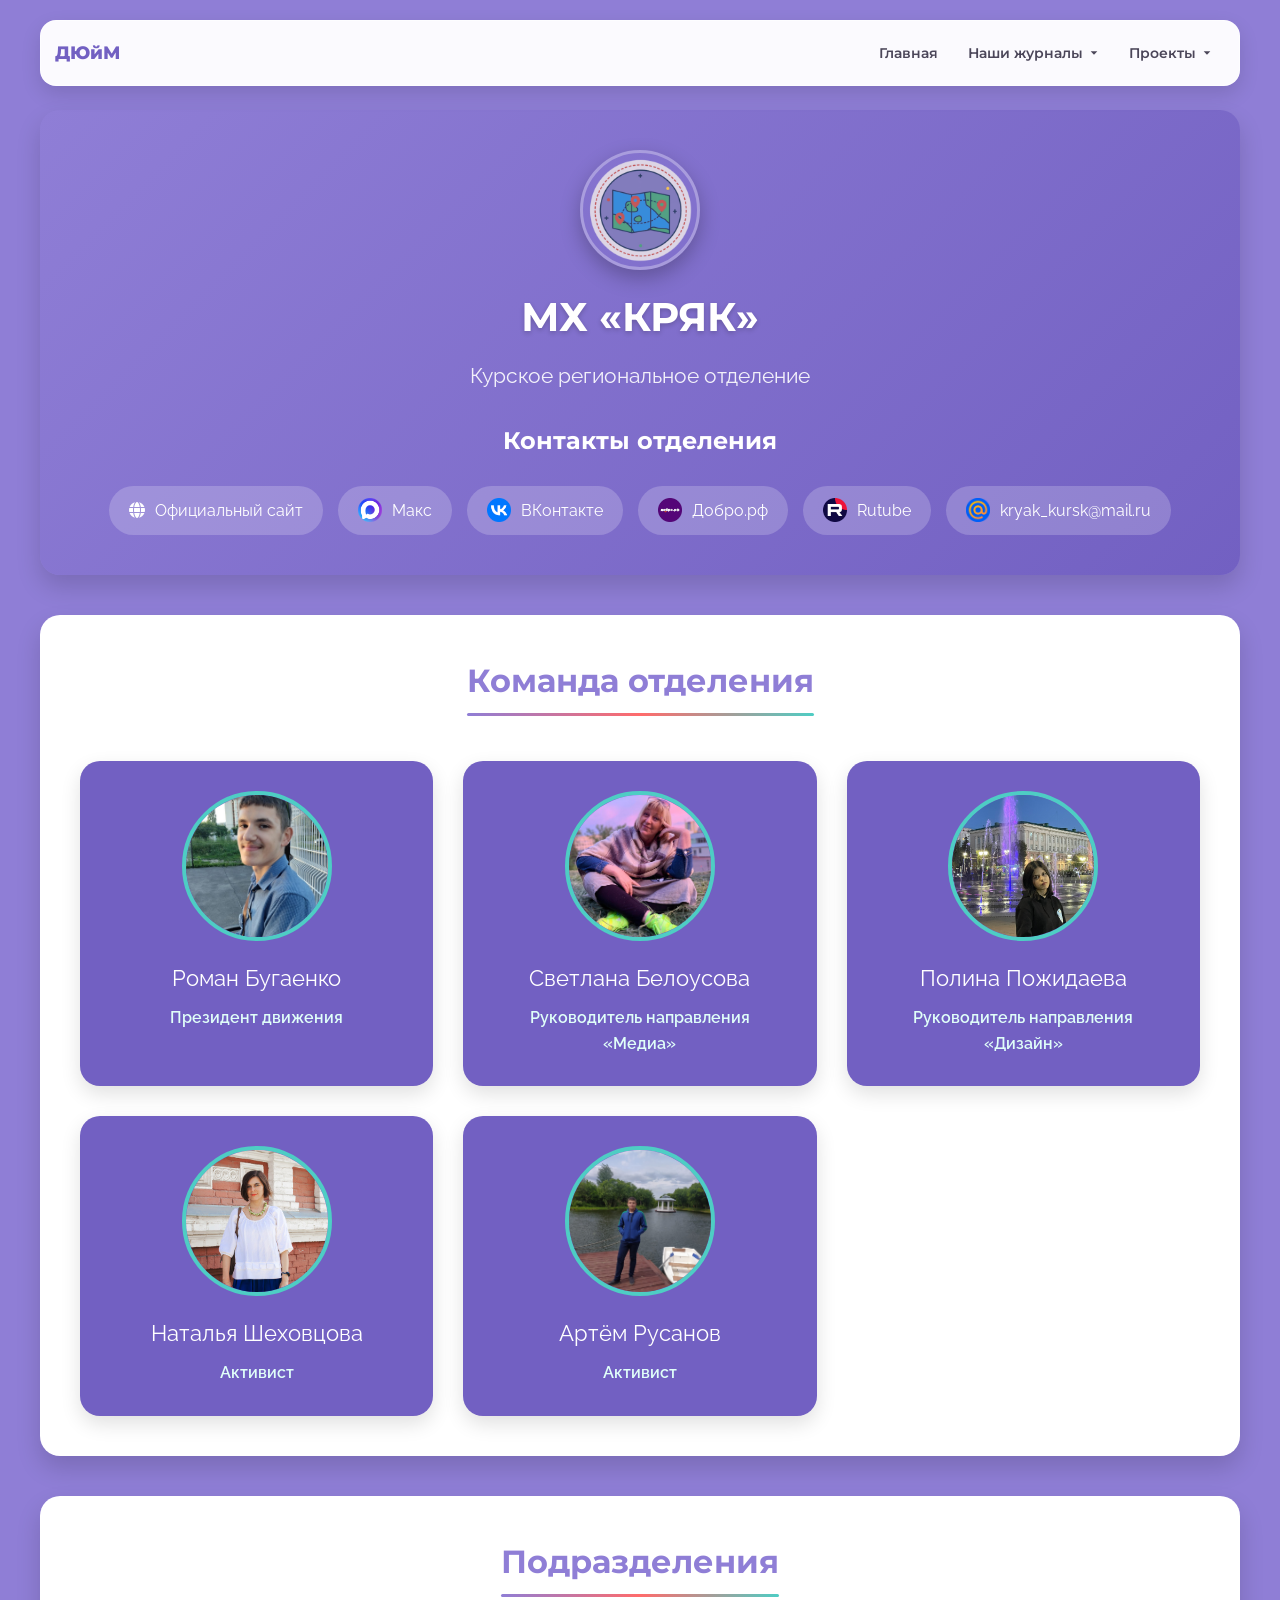
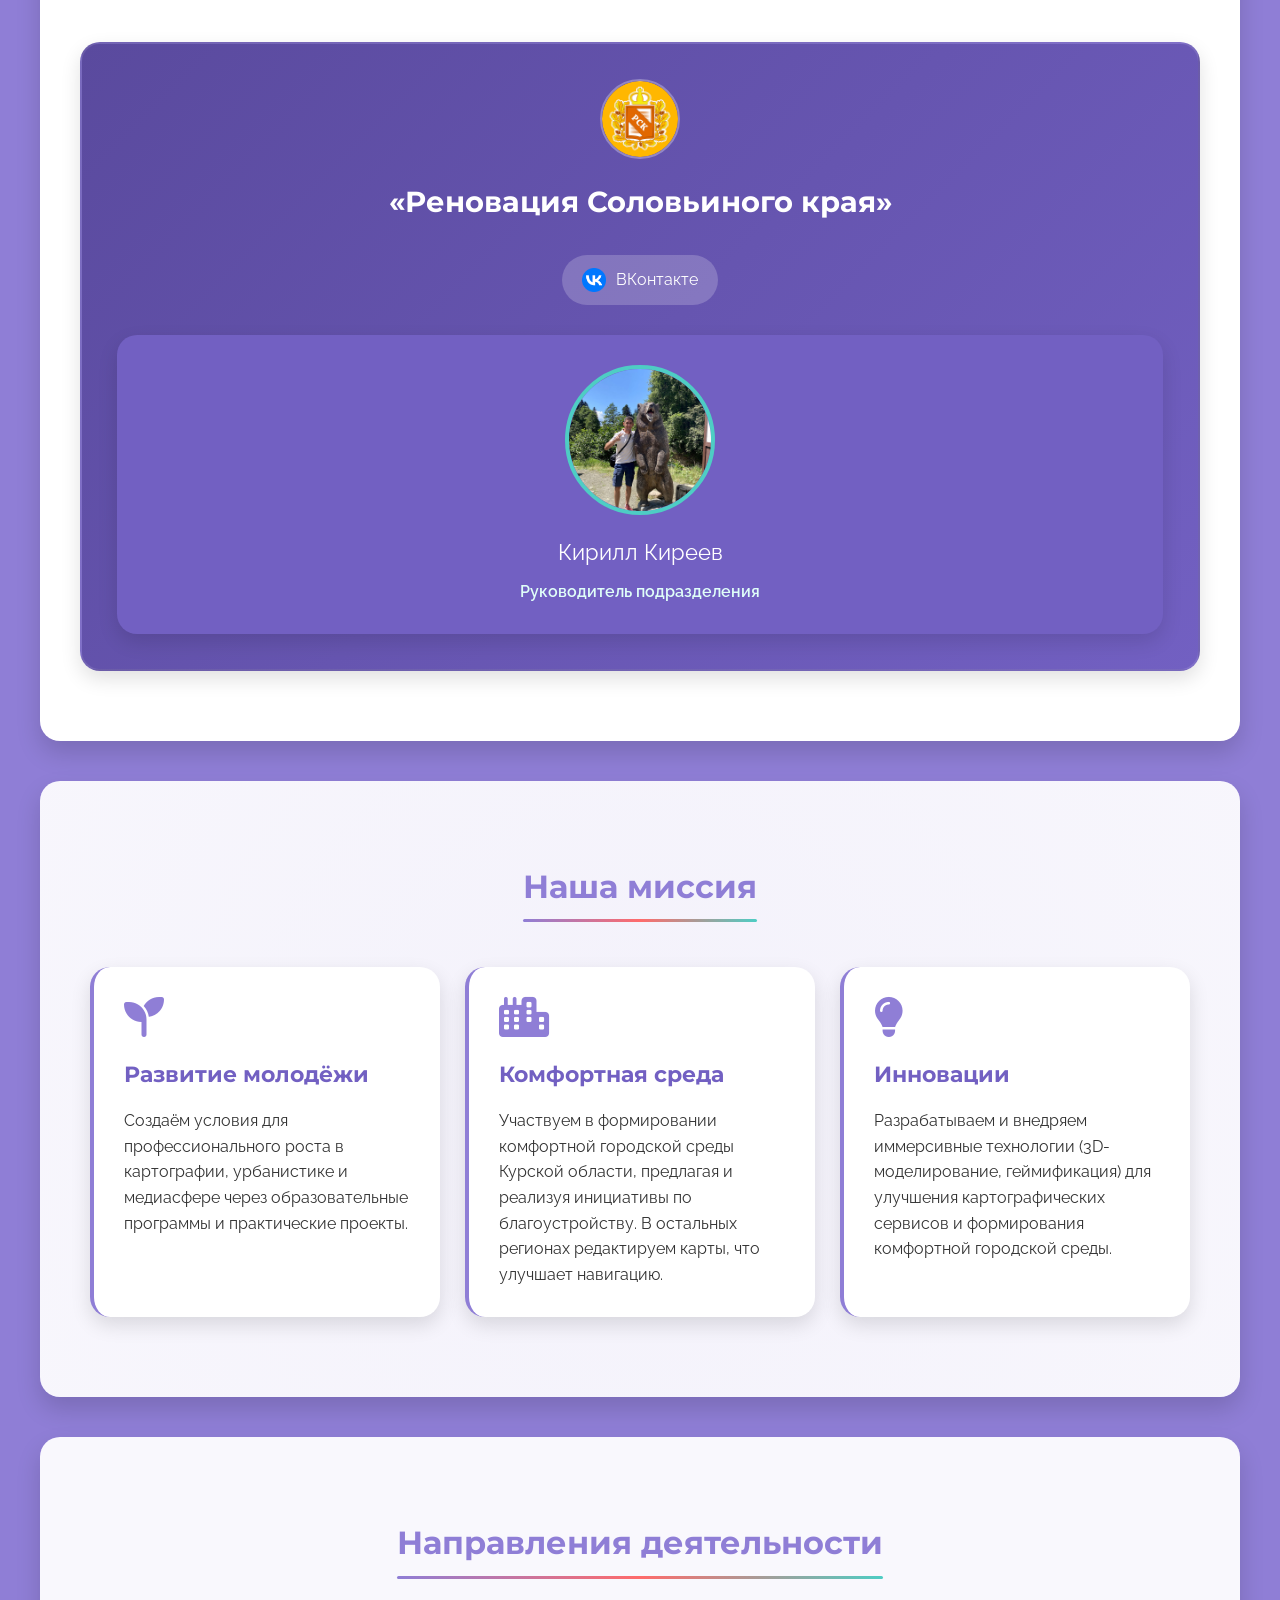
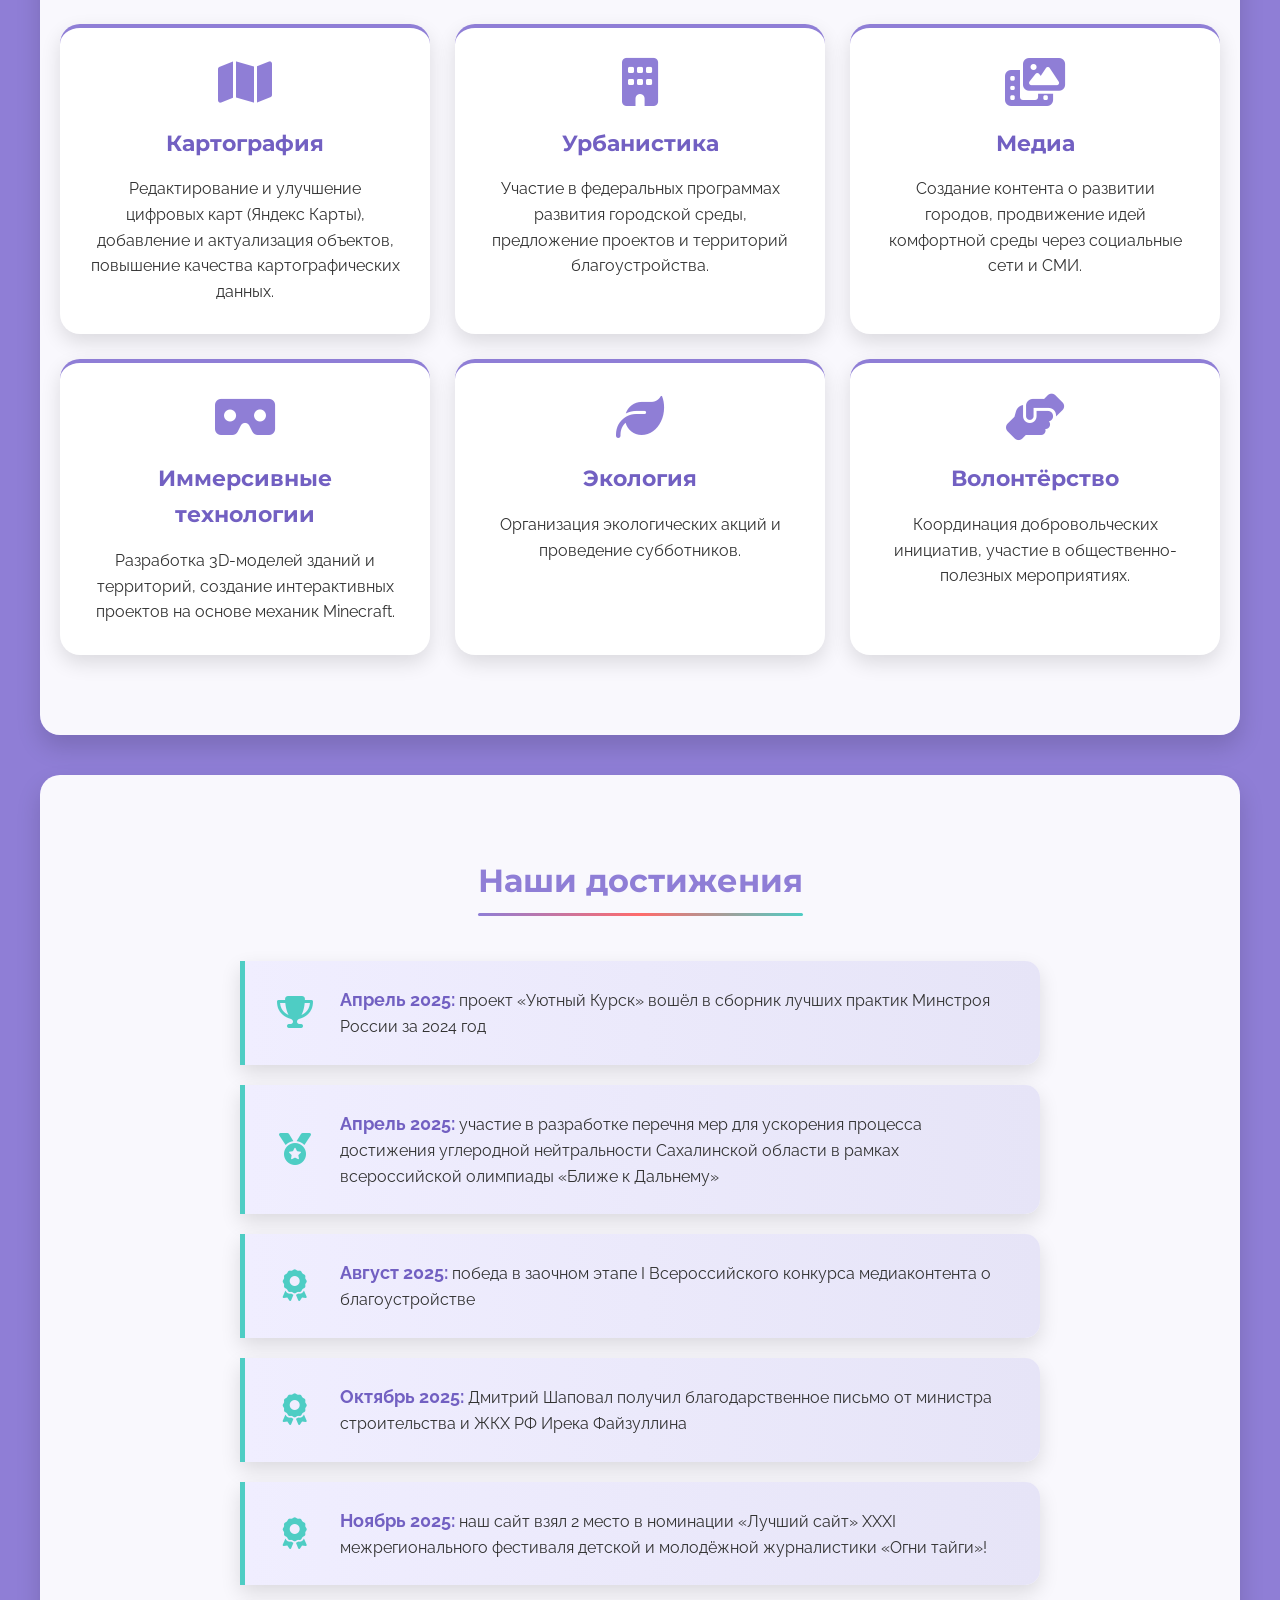
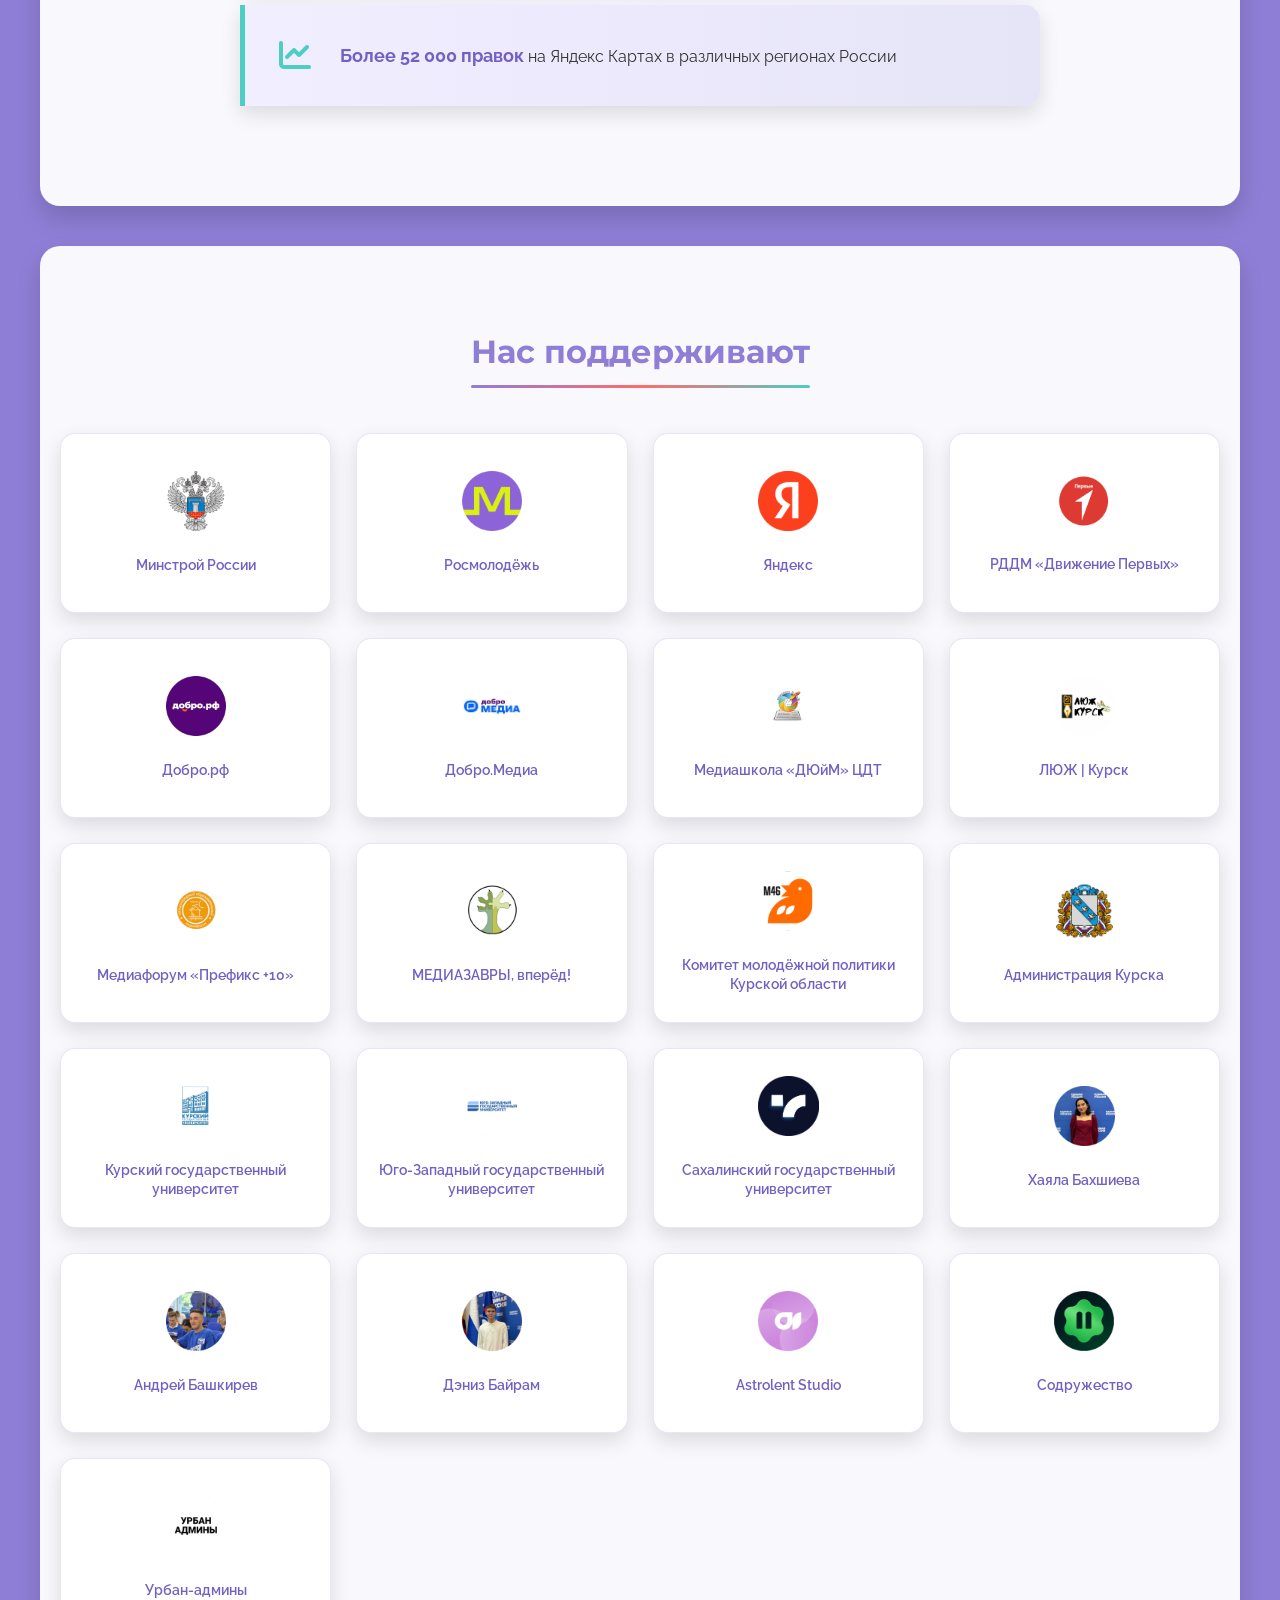
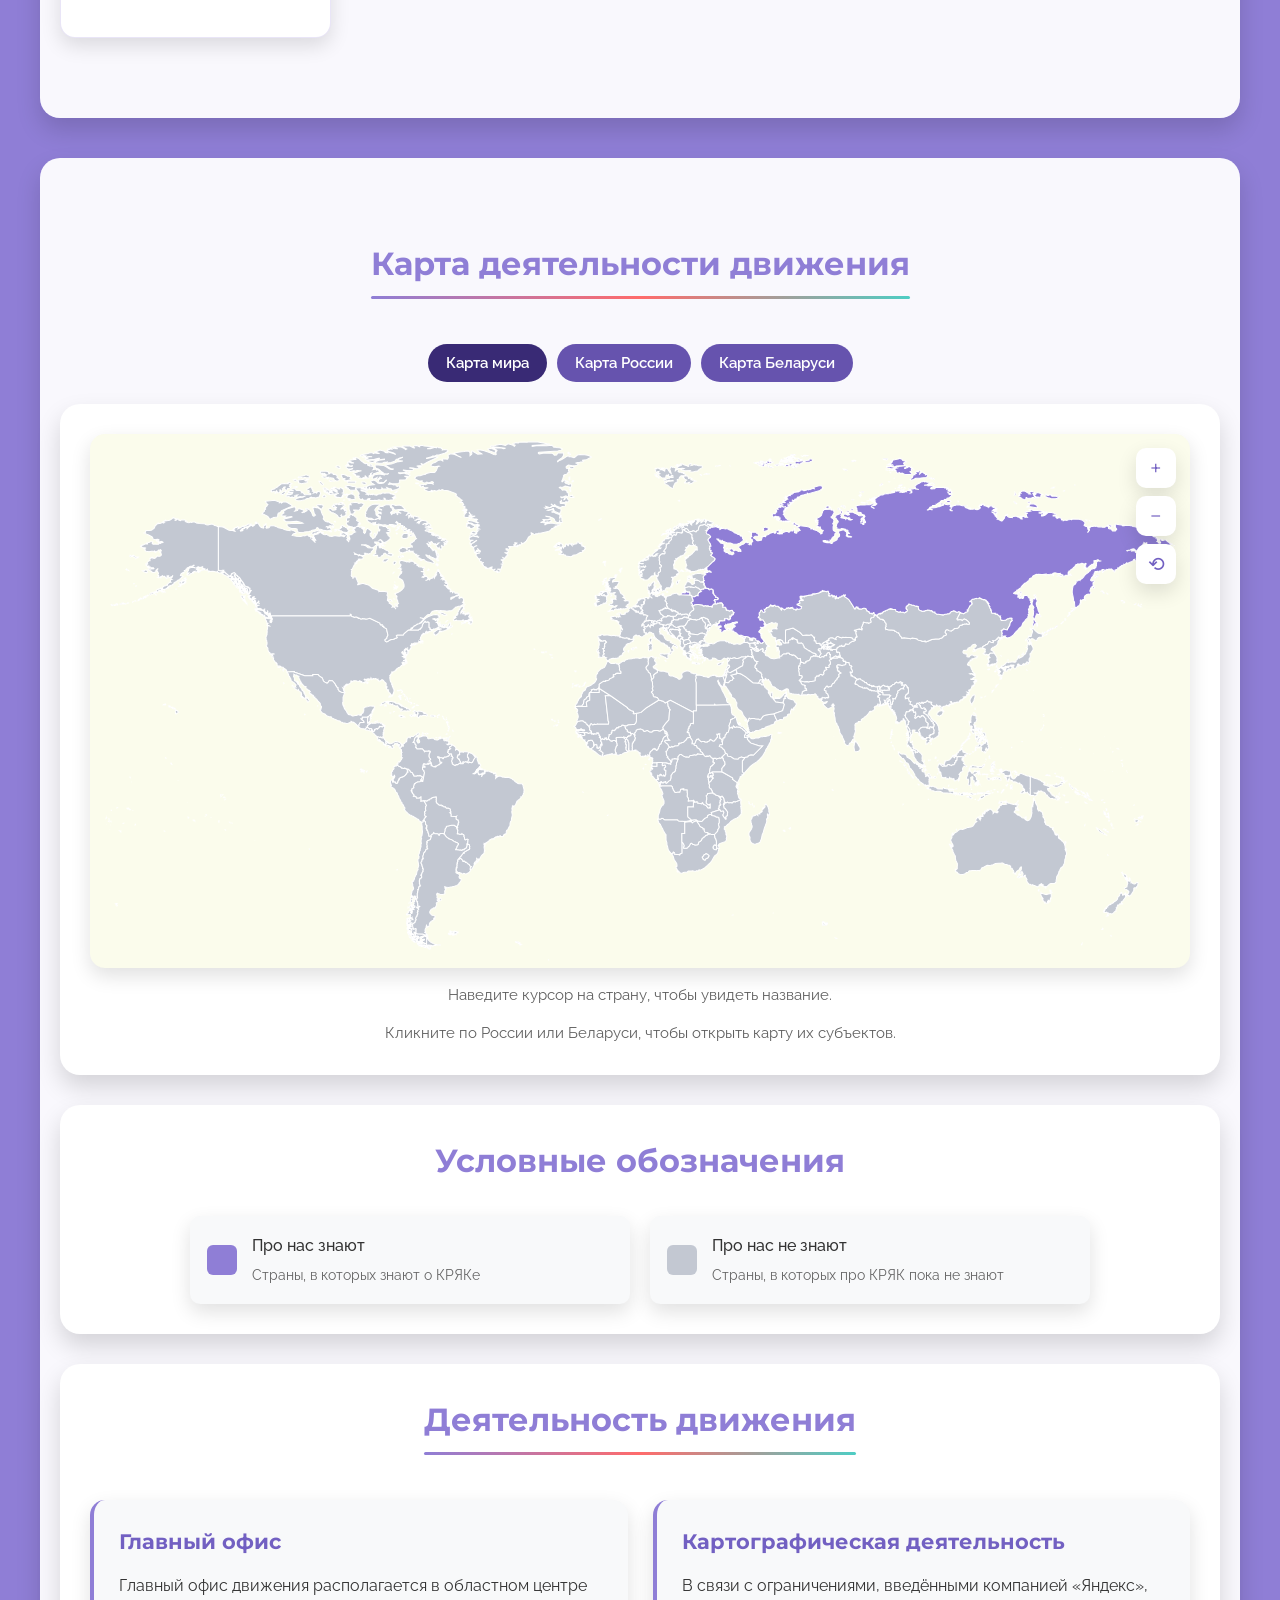
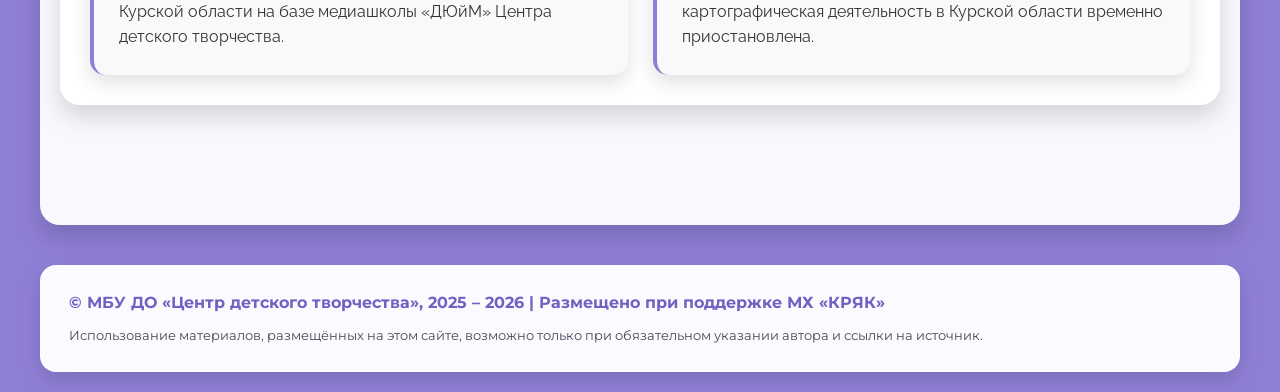
<file: projects/kryak.html>
<!DOCTYPE html>
<html lang="ru">
<head>
    <meta charset="UTF-8">
    <meta name="viewport" content="width=device-width, initial-scale=1.0">
    <title>Молодёжное движение «КРЯК»</title>

    <meta name="description" content="Курское региональное отделение молодёжного движения «КРЯК»: команда, направления деятельности и проекты.">
    <link rel="canonical" href="https://www.cdtkursk-dyuym.ru/проекты/мх-кряк">
    <link rel="icon" type="image/png" sizes="96x96" href="/assets/images/favicon.png">
    <link rel="stylesheet" href="/assets/vendor/fontawesome/css/fontawesome.min.css">
    <link rel="stylesheet" href="/assets/vendor/fontawesome/css/solid.min.css">
    <link rel="stylesheet" href="/styles.css">
    <link rel="stylesheet" href="/projects/kryak.css">
    <link rel="stylesheet" href="/projects/project-common.css">
    <script src="/script.js" defer></script>
    <script src="/projects/kryak.js" defer></script>
</head>
<body class="project-page">
    <a class="skip-link" href="#main-content">Перейти к содержанию</a>

    <nav class="site-nav" aria-label="Основная навигация">
        <a class="nav-brand" href="/главная" aria-label="Медиашкола «ДЮйМ» — на главную">ДЮйМ</a>
        <button class="nav-toggle" type="button" aria-expanded="false" aria-controls="site-nav-menu" aria-label="Открыть меню">
            <span aria-hidden="true"></span>
            <span aria-hidden="true"></span>
            <span aria-hidden="true"></span>
        </button>
        <ul class="nav-list" id="site-nav-menu">
            <li>
                <a class="nav-link" href="/главная">
                    <span>Главная</span>
                </a>
            </li>
            <li>
                <details class="nav-dropdown" name="primary-navigation">
                    <summary class="nav-link">
                        <span>Наши журналы</span>
                        <svg class="nav-chevron" viewBox="0 0 12 12" aria-hidden="true" focusable="false"><path d="M2 4 6 8 10 4Z" fill="currentColor"></path></svg>
                    </summary>
                    <div class="nav-dropdown-panel nav-journals-panel">
                        <ul class="nav-menu-list">
                            <li>
                                <a class="nav-menu-item" href="/светлячок">
                                    <span class="nav-menu-label">Светлячок</span>
                                </a>
                            </li>
                            <li>
                                <details class="nav-submenu">
                                    <summary class="nav-menu-item">
                                        <span class="nav-menu-label">Медиасобытия</span>
                                        <svg class="nav-sub-chevron" viewBox="0 0 12 12" aria-hidden="true" focusable="false"><path d="M2 4 6 8 10 4Z" fill="currentColor"></path></svg>
                                    </summary>
                                    <ul class="nav-submenu-list">
                                        <li>
                                            <a class="nav-menu-item" href="/медиасобытия/волга-юнпресс">
                                                <span class="nav-menu-label">Волга-ЮНПРЕСС</span>
                                            </a>
                                        </li>
                                    </ul>
                                </details>
                            </li>
                            <li>
                                <a class="nav-menu-item" href="/media-camp">
                                    <span class="nav-menu-label">Media Camp</span>
                                </a>
                            </li>
                            <li>
                                <a class="nav-menu-item" href="/48-ая-волна">
                                    <span class="nav-menu-label">48-ая волна</span>
                                </a>
                            </li>
                            <li>
                                <a class="nav-menu-item" href="/глобус">
                                    <span class="nav-menu-label">Глобус</span>
                                </a>
                            </li>
                        </ul>
                    </div>
                </details>
            </li>
            <li>
                <details class="nav-dropdown" name="primary-navigation">
                    <summary class="nav-link">
                        <span>Проекты</span>
                        <svg class="nav-chevron" viewBox="0 0 12 12" aria-hidden="true" focusable="false"><path d="M2 4 6 8 10 4Z" fill="currentColor"></path></svg>
                    </summary>
                    <div class="nav-dropdown-panel nav-projects-panel">
                        <ul class="nav-menu-list">
                            <li>
                                <a class="nav-menu-item" href="https://www.yacluster-kryak.ru/" target="_blank" rel="noopener noreferrer">
                                    <span class="nav-menu-label">МХ «КРЯК»</span>
                                </a>
                            </li>
                            <li>
                                <a class="nav-menu-item" href="/проекты/медиазавры-вперёд">
                                    <span class="nav-menu-label">«МЕДИАЗАВРЫ, вперёд!»</span>
                                </a>
                            </li>
                        </ul>
                    </div>
                </details>
            </li>
        </ul>
    </nav>

    <main id="main-content" tabindex="-1">
    <!-- Header -->
    <header class="header" id="project-top">
        <div class="main-title">
            <img src="/assets/project-images/new-logo-kryak.png" alt="МХ КРЯК" class="logo" decoding="async">
            <div class="title-text">
                <h1>МХ «КРЯК»</h1>
                <p>Курское региональное отделение</p>
            </div>
        </div>

        <div class="contacts-section">
            <h2 class="contacts-title">Контакты отделения</h2>
            <div class="contact-links">
                <a href="https://www.yacluster-kryak.ru" target="_blank" class="contact-link" rel="noopener noreferrer">
                    <i class="fas fa-globe" aria-hidden="true"></i>
                    <span>Официальный сайт</span>
                </a>
                <a href="https://max.ru/channel_yacluster_kryak" target="_blank" class="contact-link" rel="noopener noreferrer">
                    <img src="/assets/project-images/Max-logo-2025.png" alt="" class="contact-icon" decoding="async" loading="lazy">
                    <span>Макс</span>
                </a>
                <a href="https://vk.ru/yacluster_kryak" target="_blank" class="contact-link" rel="noopener noreferrer">
                    <img src="/assets/images/vk.png" alt="" class="contact-icon" decoding="async" loading="lazy">
                    <span>ВКонтакте</span>
                </a>
                <!-- Telegram ссылка удалена -->
                <a href="https://dobro.ru/organizations/10122517/info" target="_blank" class="contact-link" rel="noopener noreferrer">
                    <img src="/assets/project-images/6v-QBl8-L6mgk.png" alt="" class="contact-icon" decoding="async" loading="lazy">
                    <span>Добро.рф</span>
                </a>
                <a href="https://rutube.ru/channel/34568143/" target="_blank" class="contact-link" rel="noopener noreferrer">
                    <img src="/assets/project-images/Icon-RUTUBE-dark-color-circle.png" alt="" class="contact-icon" decoding="async" loading="lazy">
                    <span>Rutube</span>
                </a>
                <a id="departmentEmailLink" href="mailto:kryak_kursk@mail.ru" class="contact-link">
                    <img src="/assets/images/email.png" alt="" class="contact-icon" decoding="async" loading="lazy">
                    <span id="departmentEmailText">kryak_kursk<span>&#64;</span>mail.ru</span>
                </a>

            </div>
        </div>
    </header>

    <!-- Team Section -->
    <section class="content-section fade-in">
        <div class="section-title">
            <h2>Команда отделения</h2>
        </div>

        <div class="team-grid">
            <div class="team-member">
                <img src="/assets/project-images/Vp-M4q-RJGf-UI.jpg" alt="Роман Бугаенко" class="member-photo" decoding="async" loading="lazy">
                <div class="member-name">Роман Бугаенко</div>
                <div class="member-role">Президент движения</div>
            </div>

            <div class="team-member">
                <img src="/assets/images/teacher.jpg" alt="Светлана Белоусова" class="member-photo" decoding="async" loading="lazy">
                <div class="member-name">Светлана Белоусова</div>
                <div class="member-role">Руководитель направления «Медиа»</div>
            </div>

            <div class="team-member">
                <img src="/assets/project-images/zflrQbbrK2Px2PDgMoJkYCodcaKpjXynbuLzw7_3UAL2iK_k35b5gpfPM6ecdcqTDPaqTWEnfhyTHb_2D83DCH5K.jpg" alt="Полина Пожидаева" class="member-photo" decoding="async" loading="lazy">
                <div class="member-name">Полина Пожидаева</div>
                <div class="member-role">Руководитель направления «Дизайн»</div>
            </div>

            <div class="team-member">
                <img src="/assets/project-images/Wh-D6v-Vg-FSj4xz0-f-Lsf-Uc-LEq00lf-DUyor9y40-TQ7-S-WBig-LCXNcx6jx-OEZSb-Tdv-y-FV-9h-Iy-Oe-V3w-QUcj-W.jpg" alt="Наталья Шеховцова" class="member-photo" decoding="async" loading="lazy">
                <div class="member-name">Наталья Шеховцова</div>
                <div class="member-role">Активист</div>
            </div>

            <div class="team-member">
                <img src="/assets/project-images/%D0%A0%D1%83%D1%81%D0%B0%D0%BD%D0%BE%D0%B2%20%D0%90%D1%80%D1%82%D1%91%D0%BC.jpg" alt="Артём Русанов" class="member-photo" decoding="async" loading="lazy">
                <div class="member-name">Артём Русанов</div>
                <div class="member-role">Активист</div>
            </div>
        </div>
    </section>

    <!-- Subdivision Section -->
    <section class="content-section fade-in">
        <div class="section-title">
            <h2>Подразделения</h2>
        </div>

        <div class="subdivision">
            <div class="subdivision-header">
                <img src="/assets/project-images/f-BWXJMkc9ok.png" alt="РСК" class="subdivision-logo" decoding="async" loading="lazy">
                <h3 class="subdivision-title">«Реновация Соловьиного края»</h3>
            </div>

            <div class="contacts-section">
                <div class="contact-links">
                    <a href="https://vk.ru/rennovation_46" target="_blank" class="contact-link" rel="noopener noreferrer">
                        <img src="/assets/images/vk.png" alt="" class="contact-icon" decoding="async" loading="lazy">
                        <span>ВКонтакте</span>
                    </a>
                    <!-- Telegram ссылка удалена -->
                </div>
            </div>

            <div class="team-grid">
                <div class="team-member">
                    <img src="/assets/project-images/81-jr-X4hd7-Y.jpg" alt="Кирилл Киреев" class="member-photo" style="object-position: center 30%;" decoding="async" loading="lazy">
                    <div class="member-name">Кирилл Киреев</div>
                    <div class="member-role">Руководитель подразделения</div>
                </div>
            </div>
        </div>
    </section>

    <!-- Mission Section -->
    <section class="mission" id="mission">
        <div class="container">
            <div class="section-title">
                <h2>Наша миссия</h2>
            </div>
            <div class="mission-content">
                <div class="mission-card fade-in">
                    <i class="fas fa-seedling" aria-hidden="true"></i>
                    <h3>Развитие молодёжи</h3>
                    <p>Создаём условия для профессионального роста в картографии, урбанистике и медиасфере через образовательные программы и практические проекты.</p>
                </div>
                <div class="mission-card fade-in">
                    <i class="fas fa-city" aria-hidden="true"></i>
                    <h3>Комфортная среда</h3>
                    <p>Участвуем в формировании комфортной городской среды Курской области, предлагая и реализуя инициативы по благоустройству. В остальных регионах редактируем карты, что улучшает навигацию.</p>
                </div>
                <div class="mission-card fade-in">
                    <i class="fas fa-lightbulb" aria-hidden="true"></i>
                    <h3>Инновации</h3>
                    <p>Разрабатываем и внедряем иммерсивные технологии (3D-моделирование, геймификация) для улучшения картографических сервисов и формирования комфортной городской среды.</p>
                </div>
            </div>
        </div>
    </section>

    <!-- Directions Section -->
    <section class="directions" id="directions">
        <div class="container">
            <div class="section-title">
                <h2>Направления деятельности</h2>
            </div>
            <div class="directions-grid">
                <div class="direction-card fade-in">
                    <i class="fas fa-map" aria-hidden="true"></i>
                    <h3>Картография</h3>
                    <p>Редактирование и улучшение цифровых карт (Яндекс Карты), добавление и актуализация объектов, повышение качества картографических данных.</p>
                </div>
                <div class="direction-card fade-in">
                    <i class="fas fa-building" aria-hidden="true"></i>
                    <h3>Урбанистика</h3>
                    <p>Участие в федеральных программах развития городской среды, предложение проектов и территорий благоустройства.</p>
                </div>
                <div class="direction-card fade-in">
                    <i class="fas fa-photo-video" aria-hidden="true"></i>
                    <h3>Медиа</h3>
                    <p>Создание контента о развитии городов, продвижение идей комфортной среды через социальные сети и СМИ.</p>
                </div>
                <div class="direction-card fade-in">
                    <i class="fas fa-vr-cardboard" aria-hidden="true"></i>
                    <h3>Иммерсивные технологии</h3>
                    <p>Разработка 3D-моделей зданий и территорий, создание интерактивных проектов на основе механик Minecraft.</p>
                </div>
                <div class="direction-card fade-in">
                    <i class="fas fa-leaf" aria-hidden="true"></i>
                    <h3>Экология</h3>
                    <p>Организация экологических акций и проведение субботников.</p>
                </div>
                <div class="direction-card fade-in">
                    <i class="fas fa-hands-helping" aria-hidden="true"></i>
                    <h3>Волонтёрство</h3>
                    <p>Координация добровольческих инициатив, участие в общественно-полезных мероприятиях.</p>
                </div>
            </div>
        </div>
    </section>

    <!-- Achievements Section -->
    <section class="achievements" id="achievements">
        <div class="container">
            <div class="section-title">
                <h2>Наши достижения</h2>
            </div>
            <div class="achievements-container">
                <div class="achievement-item fade-in">
                    <div class="achievement-icon">
                        <i class="fas fa-trophy" aria-hidden="true"></i>
                    </div>
                    <div class="achievement-content">
                        <strong>Апрель 2025:</strong> проект «Уютный Курск» вошёл в сборник лучших практик Минстроя России за 2024 год
                    </div>
                </div>
                <div class="achievement-item fade-in">
                    <div class="achievement-icon">
                        <i class="fas fa-medal" aria-hidden="true"></i>
                    </div>
                    <div class="achievement-content">
                        <strong>Апрель 2025:</strong> участие в разработке перечня мер для ускорения процесса достижения углеродной нейтральности Сахалинской области в рамках всероссийской олимпиады «Ближе к Дальнему»
                    </div>
                </div>
                <div class="achievement-item fade-in">
                    <div class="achievement-icon">
                        <i class="fas fa-award" aria-hidden="true"></i>
                    </div>
                    <div class="achievement-content">
                        <strong>Август 2025:</strong> победа в заочном этапе I Всероссийского конкурса медиаконтента о благоустройстве
                    </div>
                </div>
                <div class="achievement-item fade-in">
                    <div class="achievement-icon">
                        <i class="fas fa-award" aria-hidden="true"></i>
                    </div>
                    <div class="achievement-content">
                        <strong>Октябрь 2025:</strong> Дмитрий Шаповал получил благодарственное письмо от министра строительства и ЖКХ РФ Ирека Файзуллина
                    </div>
                </div>
                <div class="achievement-item fade-in">
                    <div class="achievement-icon">
                        <i class="fas fa-award" aria-hidden="true"></i>
                    </div>
                    <div class="achievement-content">
                        <strong>Ноябрь 2025:</strong> наш сайт взял 2 место в номинации «Лучший сайт» XXXI межрегионального фестиваля детской и молодёжной журналистики «Огни тайги»!
                    </div>
                </div>
                <div class="achievement-item fade-in">
                    <div class="achievement-icon">
                        <i class="fas fa-chart-line" aria-hidden="true"></i>
                    </div>
                    <div class="achievement-content">
                        <strong>Более 52 000 правок</strong> на Яндекс Картах в различных регионах России
                    </div>
                </div>
            </div>
        </div>
    </section>

    <!-- Supporters Section -->
    <section class="supporters" id="supporters">
        <div class="container">
            <div class="section-title">
                <h2>Нас поддерживают</h2>
            </div>
            <div class="supporters-grid" id="supportersGrid">
                <div class="supporter-item">
                    <a class="supporter-trigger" href="https://www.yacluster-kryak.ru/%D0%BD%D0%B0%D1%88%D0%B8-%D0%B4%D1%80%D1%83%D0%B7%D1%8C%D1%8F/%D0%B2%D0%B5%D0%B4%D0%BE%D0%BC%D1%81%D1%82%D0%B2%D0%B0/%D0%BC%D0%B8%D0%BD%D1%81%D1%82%D1%80%D0%BE%D0%B9-%D1%80%D0%BE%D1%81%D1%81%D0%B8%D0%B8" target="_blank" rel="noopener noreferrer">
                        <img src="/assets/project-images/Minstroy-RF.png" alt="" class="supporter-logo" loading="lazy" decoding="async">
                        <span class="supporter-name">Минстрой России</span>
                    </a>
                    <div class="partner-warning" role="dialog" aria-label="Переход на страницу партнёра: Минстрой России">
                        <div class="warning-content">
                            <div class="warning-text"><p>Вы переходите на страницу партнёра. Продолжить?</p></div>
                            <div class="warning-actions">
                                <button type="button" class="warning-btn warning-cancel">Отмена</button>
                                <a href="https://www.yacluster-kryak.ru/%D0%BD%D0%B0%D1%88%D0%B8-%D0%B4%D1%80%D1%83%D0%B7%D1%8C%D1%8F/%D0%B2%D0%B5%D0%B4%D0%BE%D0%BC%D1%81%D1%82%D0%B2%D0%B0/%D0%BC%D0%B8%D0%BD%D1%81%D1%82%D1%80%D0%BE%D0%B9-%D1%80%D0%BE%D1%81%D1%81%D0%B8%D0%B8" target="_blank" rel="noopener noreferrer" class="warning-btn warning-proceed">Перейти</a>
                            </div>
                        </div>
                    </div>
                </div>
                <div class="supporter-item">
                    <a class="supporter-trigger" href="https://www.yacluster-kryak.ru/%D0%BD%D0%B0%D1%88%D0%B8-%D0%B4%D1%80%D1%83%D0%B7%D1%8C%D1%8F/%D0%B2%D0%B5%D0%B4%D0%BE%D0%BC%D1%81%D1%82%D0%B2%D0%B0/%D1%80%D0%BE%D1%81%D0%BC%D0%BE%D0%BB%D0%BE%D0%B4%D1%91%D0%B6%D1%8C" target="_blank" rel="noopener noreferrer">
                        <img src="/assets/project-images/image%20%282%29.png" alt="" class="supporter-logo" loading="lazy" decoding="async">
                        <span class="supporter-name">Росмолодёжь</span>
                    </a>
                    <div class="partner-warning" role="dialog" aria-label="Переход на страницу партнёра: Росмолодёжь">
                        <div class="warning-content">
                            <div class="warning-text"><p>Вы переходите на страницу партнёра. Продолжить?</p></div>
                            <div class="warning-actions">
                                <button type="button" class="warning-btn warning-cancel">Отмена</button>
                                <a href="https://www.yacluster-kryak.ru/%D0%BD%D0%B0%D1%88%D0%B8-%D0%B4%D1%80%D1%83%D0%B7%D1%8C%D1%8F/%D0%B2%D0%B5%D0%B4%D0%BE%D0%BC%D1%81%D1%82%D0%B2%D0%B0/%D1%80%D0%BE%D1%81%D0%BC%D0%BE%D0%BB%D0%BE%D0%B4%D1%91%D0%B6%D1%8C" target="_blank" rel="noopener noreferrer" class="warning-btn warning-proceed">Перейти</a>
                            </div>
                        </div>
                    </div>
                </div>
                <div class="supporter-item">
                    <a class="supporter-trigger" href="https://www.yacluster-kryak.ru/%D0%BD%D0%B0%D1%88%D0%B8-%D0%B4%D1%80%D1%83%D0%B7%D1%8C%D1%8F/%D0%BF%D1%80%D0%BE%D0%B5%D0%BA%D1%82%D1%8B/%D0%BD%D0%B0%D1%80%D0%BE%D0%B4%D0%BD%D0%B0%D1%8F-%D0%BA%D0%B0%D1%80%D1%82%D0%B0" target="_blank" rel="noopener noreferrer">
                        <img src="/assets/project-images/yandex-logo-rus.png" alt="" class="supporter-logo" loading="lazy" decoding="async">
                        <span class="supporter-name">Яндекс</span>
                    </a>
                    <div class="partner-warning" role="dialog" aria-label="Переход на страницу партнёра: Яндекс">
                        <div class="warning-content">
                            <div class="warning-text"><p>Вы переходите на страницу партнёра. Продолжить?</p></div>
                            <div class="warning-actions">
                                <button type="button" class="warning-btn warning-cancel">Отмена</button>
                                <a href="https://www.yacluster-kryak.ru/%D0%BD%D0%B0%D1%88%D0%B8-%D0%B4%D1%80%D1%83%D0%B7%D1%8C%D1%8F/%D0%BF%D1%80%D0%BE%D0%B5%D0%BA%D1%82%D1%8B/%D0%BD%D0%B0%D1%80%D0%BE%D0%B4%D0%BD%D0%B0%D1%8F-%D0%BA%D0%B0%D1%80%D1%82%D0%B0" target="_blank" rel="noopener noreferrer" class="warning-btn warning-proceed">Перейти</a>
                            </div>
                        </div>
                    </div>
                </div>
                <div class="supporter-item movement-first">
                    <a class="supporter-trigger" href="https://www.yacluster-kryak.ru/%D0%BD%D0%B0%D1%88%D0%B8-%D0%B4%D1%80%D1%83%D0%B7%D1%8C%D1%8F/%D0%B4%D0%B2%D0%B8%D0%B6%D0%B5%D0%BD%D0%B8%D1%8F/%D0%B4%D0%B2%D0%B8%D0%B6%D0%B5%D0%BD%D0%B8%D0%B5-%D0%BF%D0%B5%D1%80%D0%B2%D1%8B%D1%85" target="_blank" rel="noopener noreferrer">
                        <img src="/assets/project-images/pervie.png" alt="" class="supporter-logo" loading="lazy" decoding="async">
                        <span class="supporter-name">РДДМ «Движение Первых»</span>
                    </a>
                    <div class="partner-warning" role="dialog" aria-label="Переход на страницу партнёра: РДДМ «Движение Первых»">
                        <div class="warning-content">
                            <div class="warning-text"><p>Вы переходите на страницу партнёра. Продолжить?</p></div>
                            <div class="warning-actions">
                                <button type="button" class="warning-btn warning-cancel">Отмена</button>
                                <a href="https://www.yacluster-kryak.ru/%D0%BD%D0%B0%D1%88%D0%B8-%D0%B4%D1%80%D1%83%D0%B7%D1%8C%D1%8F/%D0%B4%D0%B2%D0%B8%D0%B6%D0%B5%D0%BD%D0%B8%D1%8F/%D0%B4%D0%B2%D0%B8%D0%B6%D0%B5%D0%BD%D0%B8%D0%B5-%D0%BF%D0%B5%D1%80%D0%B2%D1%8B%D1%85" target="_blank" rel="noopener noreferrer" class="warning-btn warning-proceed">Перейти</a>
                            </div>
                        </div>
                    </div>
                </div>
                <div class="supporter-item">
                    <a class="supporter-trigger" href="https://www.yacluster-kryak.ru/%D0%BD%D0%B0%D1%88%D0%B8-%D0%B4%D1%80%D1%83%D0%B7%D1%8C%D1%8F/%D0%BF%D1%80%D0%BE%D0%B5%D0%BA%D1%82%D1%8B/%D0%B4%D0%BE%D0%B1%D1%80%D0%BE-%D1%80%D1%84" target="_blank" rel="noopener noreferrer">
                        <img src="/assets/project-images/6v-QBl8-L6mgk.png" alt="" class="supporter-logo" loading="lazy" decoding="async">
                        <span class="supporter-name">Добро.рф</span>
                    </a>
                    <div class="partner-warning" role="dialog" aria-label="Переход на страницу партнёра: Добро.рф">
                        <div class="warning-content">
                            <div class="warning-text"><p>Вы переходите на страницу партнёра. Продолжить?</p></div>
                            <div class="warning-actions">
                                <button type="button" class="warning-btn warning-cancel">Отмена</button>
                                <a href="https://www.yacluster-kryak.ru/%D0%BD%D0%B0%D1%88%D0%B8-%D0%B4%D1%80%D1%83%D0%B7%D1%8C%D1%8F/%D0%BF%D1%80%D0%BE%D0%B5%D0%BA%D1%82%D1%8B/%D0%B4%D0%BE%D0%B1%D1%80%D0%BE-%D1%80%D1%84" target="_blank" rel="noopener noreferrer" class="warning-btn warning-proceed">Перейти</a>
                            </div>
                        </div>
                    </div>
                </div>
                <div class="supporter-item">
                    <a class="supporter-trigger" href="https://www.yacluster-kryak.ru/%D0%BD%D0%B0%D1%88%D0%B8-%D0%B4%D1%80%D1%83%D0%B7%D1%8C%D1%8F/%D0%BF%D1%80%D0%BE%D0%B5%D0%BA%D1%82%D1%8B/%D0%B4%D0%BE%D0%B1%D1%80%D0%BE-%D1%80%D1%84" target="_blank" rel="noopener noreferrer">
                        <img src="/assets/project-images/798853bbaecb9b291bef12d7196f5f7f.png" alt="" class="supporter-logo" loading="lazy" decoding="async">
                        <span class="supporter-name">Добро.Медиа</span>
                    </a>
                    <div class="partner-warning" role="dialog" aria-label="Переход на страницу партнёра: Добро.Медиа">
                        <div class="warning-content">
                            <div class="warning-text"><p>Вы переходите на страницу партнёра. Продолжить?</p></div>
                            <div class="warning-actions">
                                <button type="button" class="warning-btn warning-cancel">Отмена</button>
                                <a href="https://www.yacluster-kryak.ru/%D0%BD%D0%B0%D1%88%D0%B8-%D0%B4%D1%80%D1%83%D0%B7%D1%8C%D1%8F/%D0%BF%D1%80%D0%BE%D0%B5%D0%BA%D1%82%D1%8B/%D0%B4%D0%BE%D0%B1%D1%80%D0%BE-%D1%80%D1%84" target="_blank" rel="noopener noreferrer" class="warning-btn warning-proceed">Перейти</a>
                            </div>
                        </div>
                    </div>
                </div>
                <div class="supporter-item">
                    <a class="supporter-trigger" href="https://www.yacluster-kryak.ru/%D0%BD%D0%B0%D1%88%D0%B8-%D0%B4%D1%80%D1%83%D0%B7%D1%8C%D1%8F/%D0%B4%D0%BE%D0%BF-%D0%BE%D0%B1%D1%80%D0%B0%D0%B7%D0%BE%D0%B2%D0%B0%D0%BD%D0%B8%D0%B5/%D0%BC%D0%B5%D0%B4%D0%B8%D0%B0%D1%88%D0%BA%D0%BE%D0%BB%D0%B0-%D1%86%D0%B4%D1%82" target="_blank" rel="noopener noreferrer">
                        <img src="/assets/images/logo.png" alt="" class="supporter-logo" loading="lazy" decoding="async">
                        <span class="supporter-name">Медиашкола «ДЮйМ» ЦДТ</span>
                    </a>
                    <div class="partner-warning" role="dialog" aria-label="Переход на страницу партнёра: Медиашкола «ДЮйМ» ЦДТ">
                        <div class="warning-content">
                            <div class="warning-text"><p>Вы переходите на страницу партнёра. Продолжить?</p></div>
                            <div class="warning-actions">
                                <button type="button" class="warning-btn warning-cancel">Отмена</button>
                                <a href="https://www.yacluster-kryak.ru/%D0%BD%D0%B0%D1%88%D0%B8-%D0%B4%D1%80%D1%83%D0%B7%D1%8C%D1%8F/%D0%B4%D0%BE%D0%BF-%D0%BE%D0%B1%D1%80%D0%B0%D0%B7%D0%BE%D0%B2%D0%B0%D0%BD%D0%B8%D0%B5/%D0%BC%D0%B5%D0%B4%D0%B8%D0%B0%D1%88%D0%BA%D0%BE%D0%BB%D0%B0-%D1%86%D0%B4%D1%82" target="_blank" rel="noopener noreferrer" class="warning-btn warning-proceed">Перейти</a>
                            </div>
                        </div>
                    </div>
                </div>
                <div class="supporter-item">
                    <a class="supporter-trigger" href="https://www.yacluster-kryak.ru/%D0%BD%D0%B0%D1%88%D0%B8-%D0%B4%D1%80%D1%83%D0%B7%D1%8C%D1%8F/%D0%B4%D0%BE%D0%BF-%D0%BE%D0%B1%D1%80%D0%B0%D0%B7%D0%BE%D0%B2%D0%B0%D0%BD%D0%B8%D0%B5/%D0%BA%D1%83%D1%80%D1%81%D0%BA%D0%B0%D1%8F-%D0%BB%D1%8E%D0%B6" target="_blank" rel="noopener noreferrer">
                        <img src="/assets/project-images/Vmake-1732993238.png" alt="" class="supporter-logo" loading="lazy" decoding="async">
                        <span class="supporter-name">ЛЮЖ | Курск</span>
                    </a>
                    <div class="partner-warning" role="dialog" aria-label="Переход на страницу партнёра: ЛЮЖ | Курск">
                        <div class="warning-content">
                            <div class="warning-text"><p>Вы переходите на страницу партнёра. Продолжить?</p></div>
                            <div class="warning-actions">
                                <button type="button" class="warning-btn warning-cancel">Отмена</button>
                                <a href="https://www.yacluster-kryak.ru/%D0%BD%D0%B0%D1%88%D0%B8-%D0%B4%D1%80%D1%83%D0%B7%D1%8C%D1%8F/%D0%B4%D0%BE%D0%BF-%D0%BE%D0%B1%D1%80%D0%B0%D0%B7%D0%BE%D0%B2%D0%B0%D0%BD%D0%B8%D0%B5/%D0%BA%D1%83%D1%80%D1%81%D0%BA%D0%B0%D1%8F-%D0%BB%D1%8E%D0%B6" target="_blank" rel="noopener noreferrer" class="warning-btn warning-proceed">Перейти</a>
                            </div>
                        </div>
                    </div>
                </div>
                <div class="supporter-item">
                    <a class="supporter-trigger" href="https://www.yacluster-kryak.ru/%D0%BD%D0%B0%D1%88%D0%B8-%D0%B4%D1%80%D1%83%D0%B7%D1%8C%D1%8F/%D0%B4%D0%BE%D0%BF-%D0%BE%D0%B1%D1%80%D0%B0%D0%B7%D0%BE%D0%B2%D0%B0%D0%BD%D0%B8%D0%B5/%D0%BF%D1%80%D0%B5%D1%84%D0%B8%D0%BA%D1%81-10" target="_blank" rel="noopener noreferrer">
                        <img src="/assets/project-images/ez-DLp34-Rz-g.png" alt="" class="supporter-logo" loading="lazy" decoding="async">
                        <span class="supporter-name">Медиафорум «Префикс +10»</span>
                    </a>
                    <div class="partner-warning" role="dialog" aria-label="Переход на страницу партнёра: Медиафорум «Префикс +10»">
                        <div class="warning-content">
                            <div class="warning-text"><p>Вы переходите на страницу партнёра. Продолжить?</p></div>
                            <div class="warning-actions">
                                <button type="button" class="warning-btn warning-cancel">Отмена</button>
                                <a href="https://www.yacluster-kryak.ru/%D0%BD%D0%B0%D1%88%D0%B8-%D0%B4%D1%80%D1%83%D0%B7%D1%8C%D1%8F/%D0%B4%D0%BE%D0%BF-%D0%BE%D0%B1%D1%80%D0%B0%D0%B7%D0%BE%D0%B2%D0%B0%D0%BD%D0%B8%D0%B5/%D0%BF%D1%80%D0%B5%D1%84%D0%B8%D0%BA%D1%81-10" target="_blank" rel="noopener noreferrer" class="warning-btn warning-proceed">Перейти</a>
                            </div>
                        </div>
                    </div>
                </div>
                <div class="supporter-item">
                    <a class="supporter-trigger" href="https://www.yacluster-kryak.ru/%D0%BD%D0%B0%D1%88%D0%B8-%D0%B4%D1%80%D1%83%D0%B7%D1%8C%D1%8F/%D0%BF%D1%80%D0%BE%D0%B5%D0%BA%D1%82%D1%8B/%D0%BC%D0%B5%D0%B4%D0%B8%D0%B0%D0%B7%D0%B0%D0%B2%D1%80%D1%8B" target="_blank" rel="noopener noreferrer">
                        <img src="/assets/project-images/H6mbi7ew-VW8.png" alt="" class="supporter-logo" loading="lazy" decoding="async">
                        <span class="supporter-name">МЕДИАЗАВРЫ, вперёд!</span>
                    </a>
                    <div class="partner-warning" role="dialog" aria-label="Переход на страницу партнёра: МЕДИАЗАВРЫ, вперёд!">
                        <div class="warning-content">
                            <div class="warning-text"><p>Вы переходите на страницу партнёра. Продолжить?</p></div>
                            <div class="warning-actions">
                                <button type="button" class="warning-btn warning-cancel">Отмена</button>
                                <a href="https://www.yacluster-kryak.ru/%D0%BD%D0%B0%D1%88%D0%B8-%D0%B4%D1%80%D1%83%D0%B7%D1%8C%D1%8F/%D0%BF%D1%80%D0%BE%D0%B5%D0%BA%D1%82%D1%8B/%D0%BC%D0%B5%D0%B4%D0%B8%D0%B0%D0%B7%D0%B0%D0%B2%D1%80%D1%8B" target="_blank" rel="noopener noreferrer" class="warning-btn warning-proceed">Перейти</a>
                            </div>
                        </div>
                    </div>
                </div>
                <div class="supporter-item">
                    <a class="supporter-trigger" href="https://www.yacluster-kryak.ru/наши-друзья/ведомства/комитет-молодёжной-политики-курской-области" target="_blank" rel="noopener noreferrer">
                        <img src="/assets/project-images/9-Yfgu-BL3tt-E.png" alt="" class="supporter-logo" loading="lazy" decoding="async">
                        <span class="supporter-name">Комитет молодёжной политики Курской области</span>
                    </a>
                    <div class="partner-warning" role="dialog" aria-label="Переход на страницу партнёра: Комитет молодёжной политики Курской области">
                        <div class="warning-content">
                            <div class="warning-text"><p>Вы переходите на страницу партнёра. Продолжить?</p></div>
                            <div class="warning-actions">
                                <button type="button" class="warning-btn warning-cancel">Отмена</button>
                                <a href="https://www.yacluster-kryak.ru/наши-друзья/ведомства/комитет-молодёжной-политики-курской-области" target="_blank" rel="noopener noreferrer" class="warning-btn warning-proceed">Перейти</a>
                            </div>
                        </div>
                    </div>
                </div>
                <div class="supporter-item">
                    <a class="supporter-trigger" href="https://www.yacluster-kryak.ru/наши-друзья/ведомства/администрация-курска" target="_blank" rel="noopener noreferrer">
                        <img src="/assets/project-images/kursk-511x533.png" alt="" class="supporter-logo" loading="lazy" decoding="async">
                        <span class="supporter-name">Администрация Курска</span>
                    </a>
                    <div class="partner-warning" role="dialog" aria-label="Переход на страницу партнёра: Администрация Курска">
                        <div class="warning-content">
                            <div class="warning-text"><p>Вы переходите на страницу партнёра. Продолжить?</p></div>
                            <div class="warning-actions">
                                <button type="button" class="warning-btn warning-cancel">Отмена</button>
                                <a href="https://www.yacluster-kryak.ru/наши-друзья/ведомства/администрация-курска" target="_blank" rel="noopener noreferrer" class="warning-btn warning-proceed">Перейти</a>
                            </div>
                        </div>
                    </div>
                </div>
                <div class="supporter-item">
                    <a class="supporter-trigger" href="https://www.yacluster-kryak.ru/%D0%BD%D0%B0%D1%88%D0%B8-%D0%B4%D1%80%D1%83%D0%B7%D1%8C%D1%8F/%D1%83%D0%BD%D0%B8%D0%B2%D0%B5%D1%80%D1%81%D0%B8%D1%82%D0%B5%D1%82%D1%8B/%D0%BA%D0%B3%D1%83" target="_blank" rel="noopener noreferrer">
                        <img src="/assets/project-images/Phi-NXMWd7-Nto-Iw-Hj-S65t-N84-Nc-Fz-ILdgt-P-T4-KEab-UOqy8gg3-MTwr-WIWOl-HO1-MJb-Vv-YH3j-Eo-WFLWMx7-5.png" alt="" class="supporter-logo" loading="lazy" decoding="async">
                        <span class="supporter-name">Курский государственный университет</span>
                    </a>
                    <div class="partner-warning" role="dialog" aria-label="Переход на страницу партнёра: Курский государственный университет">
                        <div class="warning-content">
                            <div class="warning-text"><p>Вы переходите на страницу партнёра. Продолжить?</p></div>
                            <div class="warning-actions">
                                <button type="button" class="warning-btn warning-cancel">Отмена</button>
                                <a href="https://www.yacluster-kryak.ru/%D0%BD%D0%B0%D1%88%D0%B8-%D0%B4%D1%80%D1%83%D0%B7%D1%8C%D1%8F/%D1%83%D0%BD%D0%B8%D0%B2%D0%B5%D1%80%D1%81%D0%B8%D1%82%D0%B5%D1%82%D1%8B/%D0%BA%D0%B3%D1%83" target="_blank" rel="noopener noreferrer" class="warning-btn warning-proceed">Перейти</a>
                            </div>
                        </div>
                    </div>
                </div>
                <div class="supporter-item">
                    <a class="supporter-trigger" href="https://www.yacluster-kryak.ru/%D0%BD%D0%B0%D1%88%D0%B8-%D0%B4%D1%80%D1%83%D0%B7%D1%8C%D1%8F/%D1%83%D0%BD%D0%B8%D0%B2%D0%B5%D1%80%D1%81%D0%B8%D1%82%D0%B5%D1%82%D1%8B/%D1%8E%D0%B7%D0%B3%D1%83" target="_blank" rel="noopener noreferrer">
                        <img src="/assets/project-images/5210887725371226426.png" alt="" class="supporter-logo" loading="lazy" decoding="async">
                        <span class="supporter-name">Юго-Западный государственный университет</span>
                    </a>
                    <div class="partner-warning" role="dialog" aria-label="Переход на страницу партнёра: Юго-Западный государственный университет">
                        <div class="warning-content">
                            <div class="warning-text"><p>Вы переходите на страницу партнёра. Продолжить?</p></div>
                            <div class="warning-actions">
                                <button type="button" class="warning-btn warning-cancel">Отмена</button>
                                <a href="https://www.yacluster-kryak.ru/%D0%BD%D0%B0%D1%88%D0%B8-%D0%B4%D1%80%D1%83%D0%B7%D1%8C%D1%8F/%D1%83%D0%BD%D0%B8%D0%B2%D0%B5%D1%80%D1%81%D0%B8%D1%82%D0%B5%D1%82%D1%8B/%D1%8E%D0%B7%D0%B3%D1%83" target="_blank" rel="noopener noreferrer" class="warning-btn warning-proceed">Перейти</a>
                            </div>
                        </div>
                    </div>
                </div>
                <div class="supporter-item">
                    <a class="supporter-trigger" href="https://www.yacluster-kryak.ru/%D0%BD%D0%B0%D1%88%D0%B8-%D0%B4%D1%80%D1%83%D0%B7%D1%8C%D1%8F/%D1%83%D0%BD%D0%B8%D0%B2%D0%B5%D1%80%D1%81%D0%B8%D1%82%D0%B5%D1%82%D1%8B/%D1%81%D0%B0%D1%85%D0%B3%D1%83" target="_blank" rel="noopener noreferrer">
                        <img src="/assets/project-images/Phi-NXMWd7-Nto-Iw-Hj-S65t-N84-Nc-Fz-ILdgt-P-T4-KEab-UOqy8gg3-MTwr-WIWOl-HO1-MJb-Vv-YH3j-Eo-WFLWMx7-5o-EHI.png" alt="" class="supporter-logo" loading="lazy" decoding="async">
                        <span class="supporter-name">Сахалинский государственный университет</span>
                    </a>
                    <div class="partner-warning" role="dialog" aria-label="Переход на страницу партнёра: Сахалинский государственный университет">
                        <div class="warning-content">
                            <div class="warning-text"><p>Вы переходите на страницу партнёра. Продолжить?</p></div>
                            <div class="warning-actions">
                                <button type="button" class="warning-btn warning-cancel">Отмена</button>
                                <a href="https://www.yacluster-kryak.ru/%D0%BD%D0%B0%D1%88%D0%B8-%D0%B4%D1%80%D1%83%D0%B7%D1%8C%D1%8F/%D1%83%D0%BD%D0%B8%D0%B2%D0%B5%D1%80%D1%81%D0%B8%D1%82%D0%B5%D1%82%D1%8B/%D1%81%D0%B0%D1%85%D0%B3%D1%83" target="_blank" rel="noopener noreferrer" class="warning-btn warning-proceed">Перейти</a>
                            </div>
                        </div>
                    </div>
                </div>
                <div class="supporter-item">
                    <a class="supporter-trigger" href="https://www.yacluster-kryak.ru/%D0%BD%D0%B0%D1%88%D0%B8-%D0%B4%D1%80%D1%83%D0%B7%D1%8C%D1%8F/%D1%81%D1%82%D0%BE%D1%80%D0%BE%D0%BD%D0%BD%D0%B8%D0%BA%D0%B8/%D1%85%D0%B0%D1%8F%D0%BB%D0%B0-%D0%B1%D0%B0%D1%85%D1%88%D0%B8%D0%B5%D0%B2%D0%B0" target="_blank" rel="noopener noreferrer">
                        <img src="/assets/project-images/nex-Ufo-Sv-X0-m0-C2ov-Gh-lh-Al-Fl-Pl6qoe-KLFSQ7-MHi9-Z3-VUfu-En-Okzk-Nv-RLfvt-PRo2r2t-Rw1dj-Kn3-RNna-FVQl.png" alt="" class="supporter-logo" loading="lazy" decoding="async">
                        <span class="supporter-name">Хаяла Бахшиева</span>
                    </a>
                    <div class="partner-warning" role="dialog" aria-label="Переход на страницу партнёра: Хаяла Бахшиева">
                        <div class="warning-content">
                            <div class="warning-text"><p>Вы переходите на страницу партнёра. Продолжить?</p></div>
                            <div class="warning-actions">
                                <button type="button" class="warning-btn warning-cancel">Отмена</button>
                                <a href="https://www.yacluster-kryak.ru/%D0%BD%D0%B0%D1%88%D0%B8-%D0%B4%D1%80%D1%83%D0%B7%D1%8C%D1%8F/%D1%81%D1%82%D0%BE%D1%80%D0%BE%D0%BD%D0%BD%D0%B8%D0%BA%D0%B8/%D1%85%D0%B0%D1%8F%D0%BB%D0%B0-%D0%B1%D0%B0%D1%85%D1%88%D0%B8%D0%B5%D0%B2%D0%B0" target="_blank" rel="noopener noreferrer" class="warning-btn warning-proceed">Перейти</a>
                            </div>
                        </div>
                    </div>
                </div>
                <div class="supporter-item">
                    <a class="supporter-trigger" href="https://www.yacluster-kryak.ru/%D0%BD%D0%B0%D1%88%D0%B8-%D0%B4%D1%80%D1%83%D0%B7%D1%8C%D1%8F/%D1%81%D1%82%D0%BE%D1%80%D0%BE%D0%BD%D0%BD%D0%B8%D0%BA%D0%B8/%D0%B0%D0%BD%D0%B4%D1%80%D0%B5%D0%B9-%D0%B1%D0%B0%D1%88%D0%BA%D0%B8%D1%80%D0%B5%D0%B2" target="_blank" rel="noopener noreferrer">
                        <img src="/assets/project-images/0a9eddda-1151-4a5d-be30-bd569f4561d7.png" alt="" class="supporter-logo" loading="lazy" decoding="async">
                        <span class="supporter-name">Андрей Башкирев</span>
                    </a>
                    <div class="partner-warning" role="dialog" aria-label="Переход на страницу партнёра: Андрей Башкирев">
                        <div class="warning-content">
                            <div class="warning-text"><p>Вы переходите на страницу партнёра. Продолжить?</p></div>
                            <div class="warning-actions">
                                <button type="button" class="warning-btn warning-cancel">Отмена</button>
                                <a href="https://www.yacluster-kryak.ru/%D0%BD%D0%B0%D1%88%D0%B8-%D0%B4%D1%80%D1%83%D0%B7%D1%8C%D1%8F/%D1%81%D1%82%D0%BE%D1%80%D0%BE%D0%BD%D0%BD%D0%B8%D0%BA%D0%B8/%D0%B0%D0%BD%D0%B4%D1%80%D0%B5%D0%B9-%D0%B1%D0%B0%D1%88%D0%BA%D0%B8%D1%80%D0%B5%D0%B2" target="_blank" rel="noopener noreferrer" class="warning-btn warning-proceed">Перейти</a>
                            </div>
                        </div>
                    </div>
                </div>
                <div class="supporter-item">
                    <a class="supporter-trigger" href="https://www.yacluster-kryak.ru/%D0%BD%D0%B0%D1%88%D0%B8-%D0%B4%D1%80%D1%83%D0%B7%D1%8C%D1%8F/%D1%81%D1%82%D0%BE%D1%80%D0%BE%D0%BD%D0%BD%D0%B8%D0%BA%D0%B8/%D0%B4%D1%8D%D0%BD%D0%B8%D0%B7-%D0%B1%D0%B0%D0%B9%D1%80%D0%B0%D0%BC" target="_blank" rel="noopener noreferrer">
                        <img src="/assets/project-images/52108877253712264263.png" alt="" class="supporter-logo" loading="lazy" decoding="async">
                        <span class="supporter-name">Дэниз Байрам</span>
                    </a>
                    <div class="partner-warning" role="dialog" aria-label="Переход на страницу партнёра: Дэниз Байрам">
                        <div class="warning-content">
                            <div class="warning-text"><p>Вы переходите на страницу партнёра. Продолжить?</p></div>
                            <div class="warning-actions">
                                <button type="button" class="warning-btn warning-cancel">Отмена</button>
                                <a href="https://www.yacluster-kryak.ru/%D0%BD%D0%B0%D1%88%D0%B8-%D0%B4%D1%80%D1%83%D0%B7%D1%8C%D1%8F/%D1%81%D1%82%D0%BE%D1%80%D0%BE%D0%BD%D0%BD%D0%B8%D0%BA%D0%B8/%D0%B4%D1%8D%D0%BD%D0%B8%D0%B7-%D0%B1%D0%B0%D0%B9%D1%80%D0%B0%D0%BC" target="_blank" rel="noopener noreferrer" class="warning-btn warning-proceed">Перейти</a>
                            </div>
                        </div>
                    </div>
                </div>
                <div class="supporter-item">
                    <a class="supporter-trigger" href="https://www.yacluster-kryak.ru/%D0%BD%D0%B0%D1%88%D0%B8-%D0%BA%D0%BE%D0%BD%D1%82%D0%B0%D0%BA%D1%82%D1%8B/%D0%BE%D1%82%D0%B4%D0%B5%D0%BB%D0%B5%D0%BD%D0%B8%D1%8F/%D0%B2%D0%B5%D0%BB%D0%B8%D0%BA%D0%B8%D0%B9-%D0%BD%D0%BE%D0%B2%D0%B3%D0%BE%D1%80%D0%BE%D0%B4" target="_blank" rel="noopener noreferrer">
                        <img src="/assets/project-images/Slide-16-9-43-2.png" alt="" class="supporter-logo" loading="lazy" decoding="async">
                        <span class="supporter-name">Astrolent Studio</span>
                    </a>
                    <div class="partner-warning" role="dialog" aria-label="Переход на страницу партнёра: Astrolent Studio">
                        <div class="warning-content">
                            <div class="warning-text"><p>Вы переходите на страницу партнёра. Продолжить?</p></div>
                            <div class="warning-actions">
                                <button type="button" class="warning-btn warning-cancel">Отмена</button>
                                <a href="https://www.yacluster-kryak.ru/%D0%BD%D0%B0%D1%88%D0%B8-%D0%BA%D0%BE%D0%BD%D1%82%D0%B0%D0%BA%D1%82%D1%8B/%D0%BE%D1%82%D0%B4%D0%B5%D0%BB%D0%B5%D0%BD%D0%B8%D1%8F/%D0%B2%D0%B5%D0%BB%D0%B8%D0%BA%D0%B8%D0%B9-%D0%BD%D0%BE%D0%B2%D0%B3%D0%BE%D1%80%D0%BE%D0%B4" target="_blank" rel="noopener noreferrer" class="warning-btn warning-proceed">Перейти</a>
                            </div>
                        </div>
                    </div>
                </div>
                <div class="supporter-item">
                    <a class="supporter-trigger" href="https://www.yacluster-kryak.ru/%D0%BD%D0%B0%D1%88%D0%B8-%D0%B4%D1%80%D1%83%D0%B7%D1%8C%D1%8F/%D0%BF%D1%80%D0%BE%D0%B5%D0%BA%D1%82%D1%8B/%D1%81%D0%BE%D0%B4%D1%80%D1%83%D0%B6%D0%B5%D1%81%D1%82%D0%B2%D0%BE-%D1%83%D1%80%D0%B1%D0%B0%D0%BD%D0%B8%D1%81%D1%82%D0%BE%D0%B2" target="_blank" rel="noopener noreferrer">
                        <img src="/assets/project-images/521088772537122642625.png" alt="" class="supporter-logo" loading="lazy" decoding="async">
                        <span class="supporter-name">Содружество</span>
                    </a>
                    <div class="partner-warning" role="dialog" aria-label="Переход на страницу партнёра: Содружество">
                        <div class="warning-content">
                            <div class="warning-text"><p>Вы переходите на страницу партнёра. Продолжить?</p></div>
                            <div class="warning-actions">
                                <button type="button" class="warning-btn warning-cancel">Отмена</button>
                                <a href="https://www.yacluster-kryak.ru/%D0%BD%D0%B0%D1%88%D0%B8-%D0%B4%D1%80%D1%83%D0%B7%D1%8C%D1%8F/%D0%BF%D1%80%D0%BE%D0%B5%D0%BA%D1%82%D1%8B/%D1%81%D0%BE%D0%B4%D1%80%D1%83%D0%B6%D0%B5%D1%81%D1%82%D0%B2%D0%BE-%D1%83%D1%80%D0%B1%D0%B0%D0%BD%D0%B8%D1%81%D1%82%D0%BE%D0%B2" target="_blank" rel="noopener noreferrer" class="warning-btn warning-proceed">Перейти</a>
                            </div>
                        </div>
                    </div>
                </div>
                <div class="supporter-item">
                    <a class="supporter-trigger" href="https://www.yacluster-kryak.ru/%D0%BD%D0%B0%D1%88%D0%B8-%D0%B4%D1%80%D1%83%D0%B7%D1%8C%D1%8F/%D0%BF%D1%80%D0%BE%D0%B5%D0%BA%D1%82%D1%8B/%D1%83%D1%80%D0%B1%D0%B0%D0%BD-%D0%B0%D0%B4%D0%BC%D0%B8%D0%BD%D1%8B" target="_blank" rel="noopener noreferrer">
                        <img src="/assets/project-images/521088772537122642626.png" alt="" class="supporter-logo" loading="lazy" decoding="async">
                        <span class="supporter-name">Урбан-админы</span>
                    </a>
                    <div class="partner-warning" role="dialog" aria-label="Переход на страницу партнёра: Урбан-админы">
                        <div class="warning-content">
                            <div class="warning-text"><p>Вы переходите на страницу партнёра. Продолжить?</p></div>
                            <div class="warning-actions">
                                <button type="button" class="warning-btn warning-cancel">Отмена</button>
                                <a href="https://www.yacluster-kryak.ru/%D0%BD%D0%B0%D1%88%D0%B8-%D0%B4%D1%80%D1%83%D0%B7%D1%8C%D1%8F/%D0%BF%D1%80%D0%BE%D0%B5%D0%BA%D1%82%D1%8B/%D1%83%D1%80%D0%B1%D0%B0%D0%BD-%D0%B0%D0%B4%D0%BC%D0%B8%D0%BD%D1%8B" target="_blank" rel="noopener noreferrer" class="warning-btn warning-proceed">Перейти</a>
                            </div>
                        </div>
                    </div>
                </div>
            </div>
        </div>
    </section>

    <!-- Map Section -->
    <section class="map-section" id="map">
        <div class="container">
            <div class="section-title">
                <h2>Карта деятельности движения</h2>
            </div>

        <p class="map-hint" id="mapFallback">Для просмотра интерактивной карты необходимо включить JavaScript.</p>
        <div class="map-switches" id="mapSwitches" hidden>
            <button type="button" id="openWorldMap" aria-pressed="true">Карта мира</button>
            <button type="button" id="openRussiaMap" aria-pressed="false">Карта России</button>
            <button type="button" id="openBelarusMap" aria-pressed="false">Карта Беларуси</button>
            <span class="visually-hidden" id="mapViewStatus" aria-live="polite"></span>
        </div>

        <div id="mapViews" hidden>
        <!-- Вид: карта мира -->
        <div id="viewWorld" class="map-view">
        <!-- Map Section (мир) -->
        <div class="map-block">
            <div class="map-container fade-in">
                <!-- Интерактивная карта мира: страны, которые признала Россия -->
                <div class="map-canvas" id="worldCanvas">
                    <svg id="worldSvg" viewBox="-185.6 -116.4 382.1 185.4" role="img" aria-label="Интерактивная карта мира: страны, в которых знают о КРЯКе, и страны, в которых про КРЯК не знают"></svg>
                    <div class="map-tooltip" id="worldTooltip"></div>
                    <div class="map-controls">
                        <button type="button" id="worldZoomIn" title="Приблизить" aria-label="Приблизить карту">+</button>
                        <button type="button" id="worldZoomOut" title="Отдалить" aria-label="Отдалить карту">−</button>
                        <button type="button" id="worldZoomReset" title="Сбросить вид" aria-label="Сбросить вид карты">⟲</button>
                    </div>
                </div>
                <p class="map-hint">Наведите курсор на страну, чтобы увидеть название.</p>
                <p class="map-hint">Кликните по России или Беларуси, чтобы открыть карту их субъектов.</p>
            </div>
        </div>

        <!-- Legend Section (мир) -->
        <section class="legend-section">
            <div class="legend-title">
                <h2>Условные обозначения</h2>
            </div>
            <div class="legend-grid">
                <div class="legend-item wlegend-item fade-in" data-wcat="known">
                    <div class="color-box" style="background: #8f7ed6;"></div>
                    <div>
                        <div class="legend-text">Про нас знают</div>
                        <div class="legend-description">Страны, в которых знают о КРЯКе</div>
                    </div>
                </div>
                <div class="legend-item wlegend-item fade-in" data-wcat="unknown">
                    <div class="color-box" style="background: #c3c8d2;"></div>
                    <div>
                        <div class="legend-text">Про нас не знают</div>
                        <div class="legend-description">Страны, в которых про КРЯК пока не знают</div>
                    </div>
                </div>
            </div>
        </section>
        </div>

        <!-- Вид: карта субъектов страны -->
        <div id="viewCountry" class="map-view" hidden>
        <!-- Map Section (субъекты страны) -->
        <div class="map-block">
            <div class="map-container fade-in">
                <div class="country-head">
                    <button type="button" class="back-btn" id="countryBack">← Карта мира</button>
                    <div class="country-title" id="countryTitle"></div>
                </div>
                <div class="map-canvas" id="countryCanvas">
                    <svg id="countrySvg" viewBox="0 0 10 10" role="img" aria-label="Интерактивная карта субъектов страны"></svg>
                    <div class="map-tooltip" id="countryTooltip"></div>
                    <div class="map-controls">
                        <button type="button" id="countryZoomIn" title="Приблизить" aria-label="Приблизить карту">+</button>
                        <button type="button" id="countryZoomOut" title="Отдалить" aria-label="Отдалить карту">−</button>
                        <button type="button" id="countryZoomReset" title="Сбросить вид" aria-label="Сбросить вид карты">⟲</button>
                    </div>
                </div>
                <p class="map-hint">Наведите курсор на субъект, чтобы увидеть название.</p>
                <details class="map-data" id="countryData" hidden>
                    <summary>Список субъектов и статусов</summary>
                    <ul tabindex="0" aria-label="Субъекты и их статусы"></ul>
                </details>
            </div>
        </div>

        <!-- Legend Section (субъекты страны) -->
        <section class="legend-section">
            <div class="legend-title">
                <h2>Условные обозначения</h2>
            </div>
            <div class="legend-grid">
                <div class="legend-item clegend-item fade-in" data-ccat="known">
                    <div class="color-box" style="background: #8f7ed6;"></div>
                    <div>
                        <div class="legend-text">Про нас знают</div>
                        <div class="legend-description">Субъекты, в которых знают о КРЯКе</div>
                    </div>
                </div>
                <div class="legend-item clegend-item fade-in" data-ccat="unknown">
                    <div class="color-box" style="background: #c3c8d2;"></div>
                    <div>
                        <div class="legend-text">Про нас не знают</div>
                        <div class="legend-description">Субъекты, в которых про КРЯК пока не знают</div>
                    </div>
                </div>
            </div>
        </section>
        </div>

        <!-- Вид: карта России -->
        <div id="viewRussia" class="map-view" hidden>
        <!-- Map Section -->
        <div class="map-block">
            <div class="map-container fade-in">
                <div class="country-head">
                    <button type="button" class="back-btn" id="russiaBack">← Карта мира</button>
                    <div class="country-title">Россия</div>
                </div>
                <!-- Интерактивная карта России: 89 субъектов -->
                <div class="map-canvas" id="mapCanvas">
                    <svg id="mapSvg" viewBox="17.0 -153.0 176.5 109.3" role="img" aria-label="Интерактивная карта России с субъектами деятельности движения"></svg>
                    <div class="map-tooltip" id="mapTooltip"></div>
                    <div class="map-controls">
                        <button type="button" id="zoomIn" title="Приблизить" aria-label="Приблизить карту">+</button>
                        <button type="button" id="zoomOut" title="Отдалить" aria-label="Отдалить карту">−</button>
                        <button type="button" id="zoomReset" title="Сбросить вид" aria-label="Сбросить вид карты">⟲</button>
                    </div>
                </div>
                <p class="map-hint">Наведите курсор на регион, чтобы увидеть название.</p>
                <p class="map-hint">Нажмите на регион с отделением, чтобы открыть его контакты.</p>
                <details class="map-data" id="russiaData" hidden>
                    <summary>Список регионов и статусов</summary>
                    <ul tabindex="0" aria-label="Регионы и их статусы"></ul>
                </details>
            </div>
        </div>

        <!-- Legend Section -->
        <section class="legend-section">
            <div class="legend-title">
                <h2>Условные обозначения</h2>
            </div>
            <div class="legend-grid">
                <div class="legend-item fade-in" data-cat="projects">
                    <div class="color-box" style="background: #5e2bff;"></div>
                    <div>
                        <div class="legend-text">Проекты</div>
                        <div class="legend-description">Субъекты, в проектах которых участвовал КРЯК</div>
                    </div>
                </div>
                <div class="legend-item fade-in" data-cat="notify">
                    <div class="color-box" style="background: #5dade2;"></div>
                    <div>
                        <div class="legend-text">Уведомления</div>
                        <div class="legend-description">Субъекты, уведомленные о существовании КРЯКа Минстроем РФ</div>
                    </div>
                </div>
                <div class="legend-item fade-in" data-cat="activity">
                    <div class="color-box" style="background: #e74c3c;"></div>
                    <div>
                        <div class="legend-text">Деятельность</div>
                        <div class="legend-description">КРЯК ведёт свою деятельность</div>
                    </div>
                </div>
                <div class="legend-item fade-in" data-cat="volunteers">
                    <div class="color-box" style="background: #f39c12;"></div>
                    <div>
                        <div class="legend-text">Волонтёры</div>
                        <div class="legend-description">Субъекты, волонтёры из которых участвуют в проектах КРЯКа</div>
                    </div>
                </div>
                <div class="legend-item fade-in" data-cat="branch">
                    <div class="color-box" style="background: #8f7ed6;"></div>
                    <div>
                        <div class="legend-text">Отделения</div>
                        <div class="legend-description">КРЯК уже открыл отделение и оно активно работает</div>
                    </div>
                </div>
                <div class="legend-item fade-in" data-cat="planned">
                    <div class="color-box" style="background: #9b59b6;"></div>
                    <div>
                        <div class="legend-text">Планируемые отделения</div>
                        <div class="legend-description">КРЯК планирует открыть отделение при появлении такой возможности</div>
                    </div>
                </div>
            </div>
        </section>

        </div>
        </div><!-- /mapViews -->

        <!-- Info Section -->
        <section class="info-section">
            <div class="section-title">
                <h2>Деятельность движения</h2>
            </div>
            <div class="info-grid">
                <div class="info-card fade-in">
                    <h3>Главный офис</h3>
                    <p>Главный офис движения располагается в областном центре Курской области на базе медиашколы «ДЮйМ» Центра детского творчества.</p>
                </div>
                <div class="info-card fade-in">
                    <h3>Картографическая деятельность</h3>
                    <p>В связи с ограничениями, введёнными компанией «Яндекс», картографическая деятельность в Курской области временно приостановлена.</p>
                </div>
            </div>
        </section>
        </div>
    </section>


    </main>

    <footer class="site-footer">
        <div class="footer-content">
            <div class="footer-text">
                <p class="footer-credit">© МБУ ДО «Центр детского творчества», 2025 – 2026 | Размещено при поддержке МХ «КРЯК»</p>
                <p class="footer-notice">Использование материалов, размещённых на этом сайте, возможно только при обязательном указании автора и ссылки на источник.</p>
            </div>
        </div>
    </footer>
</body>
</html>
</file>
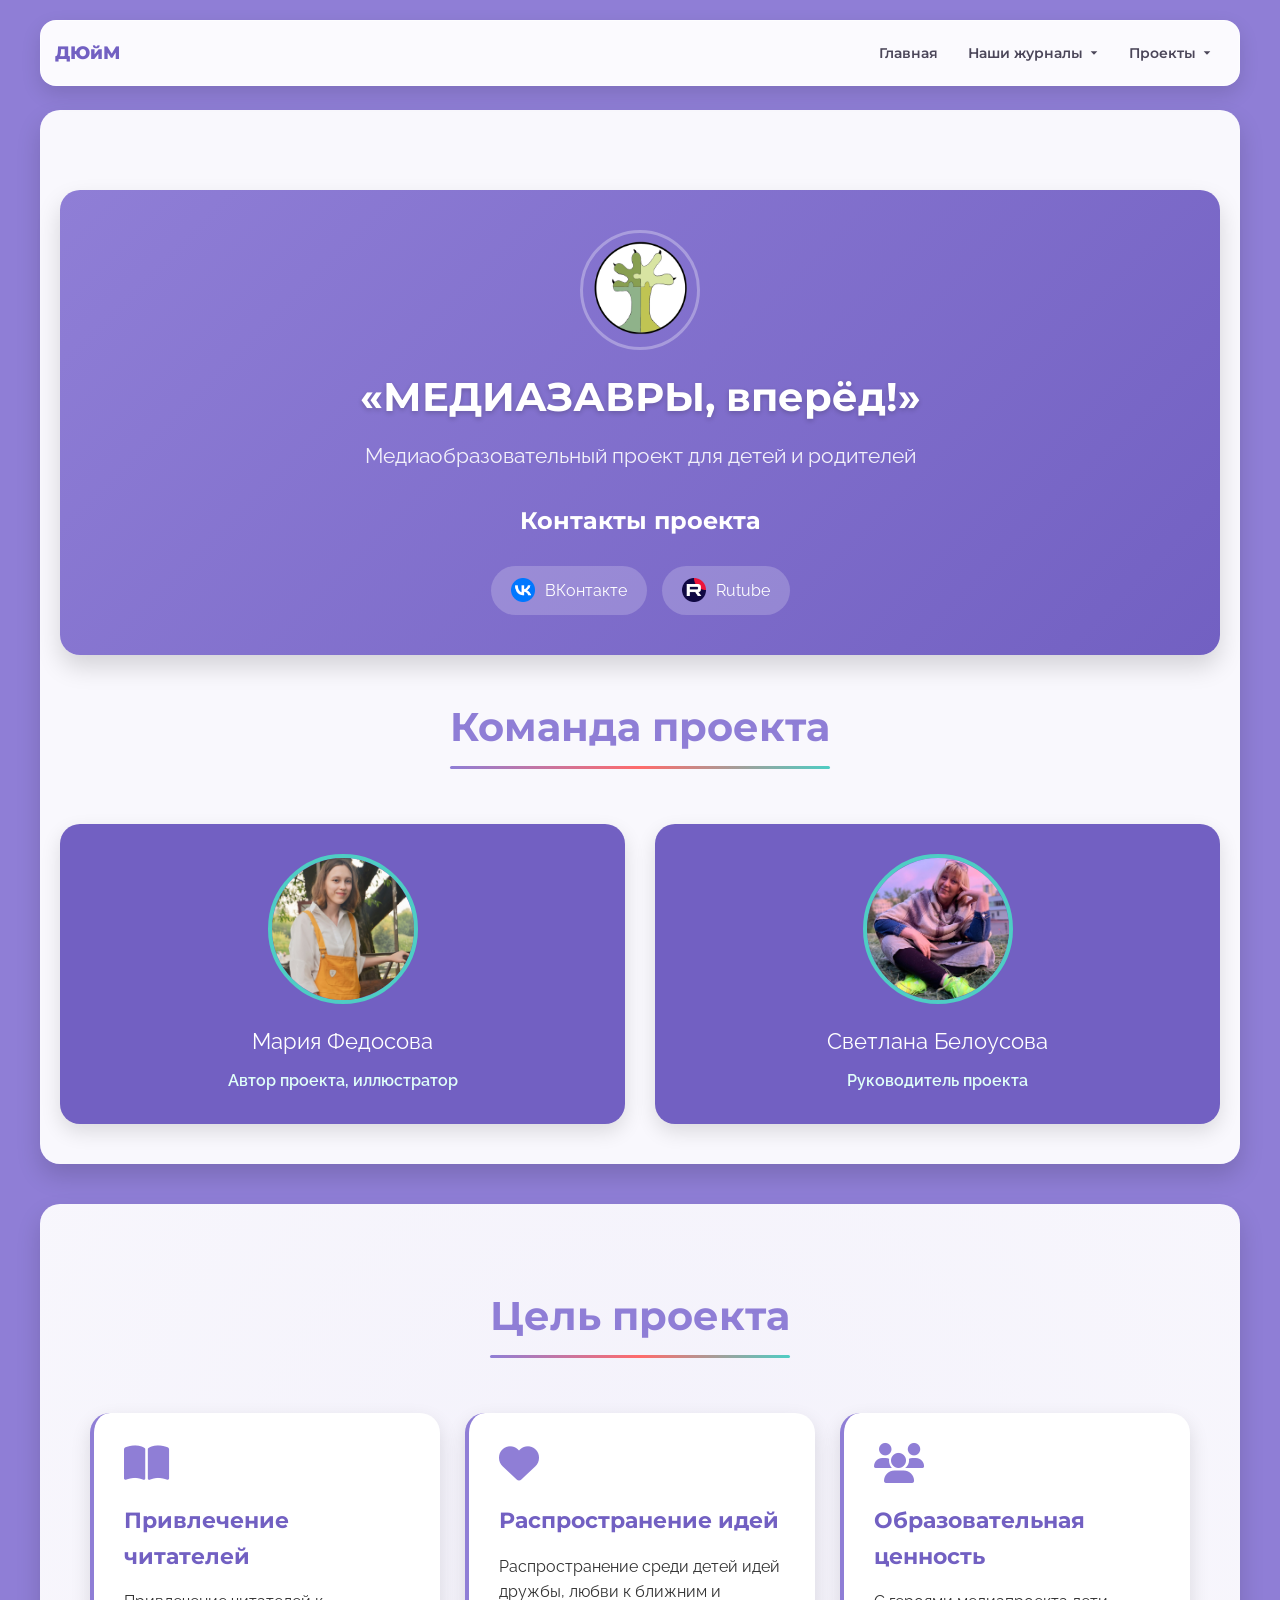
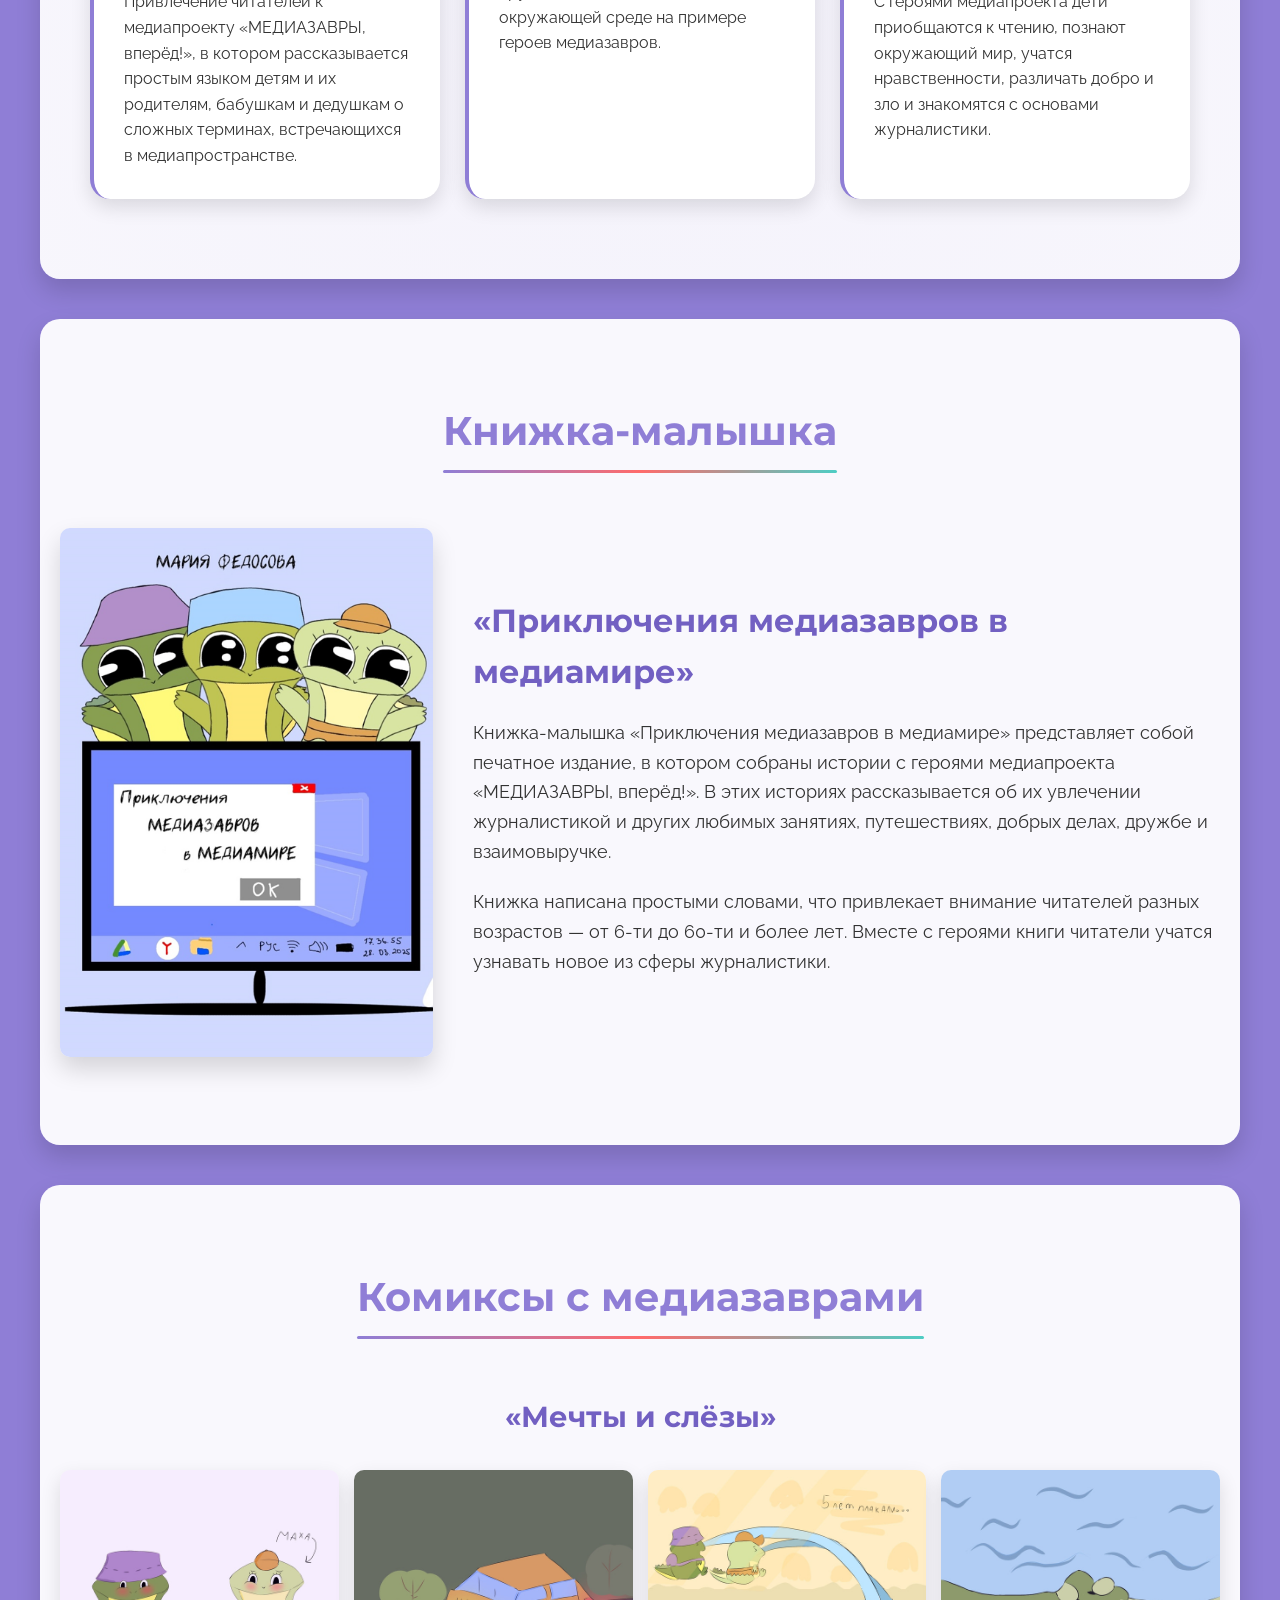
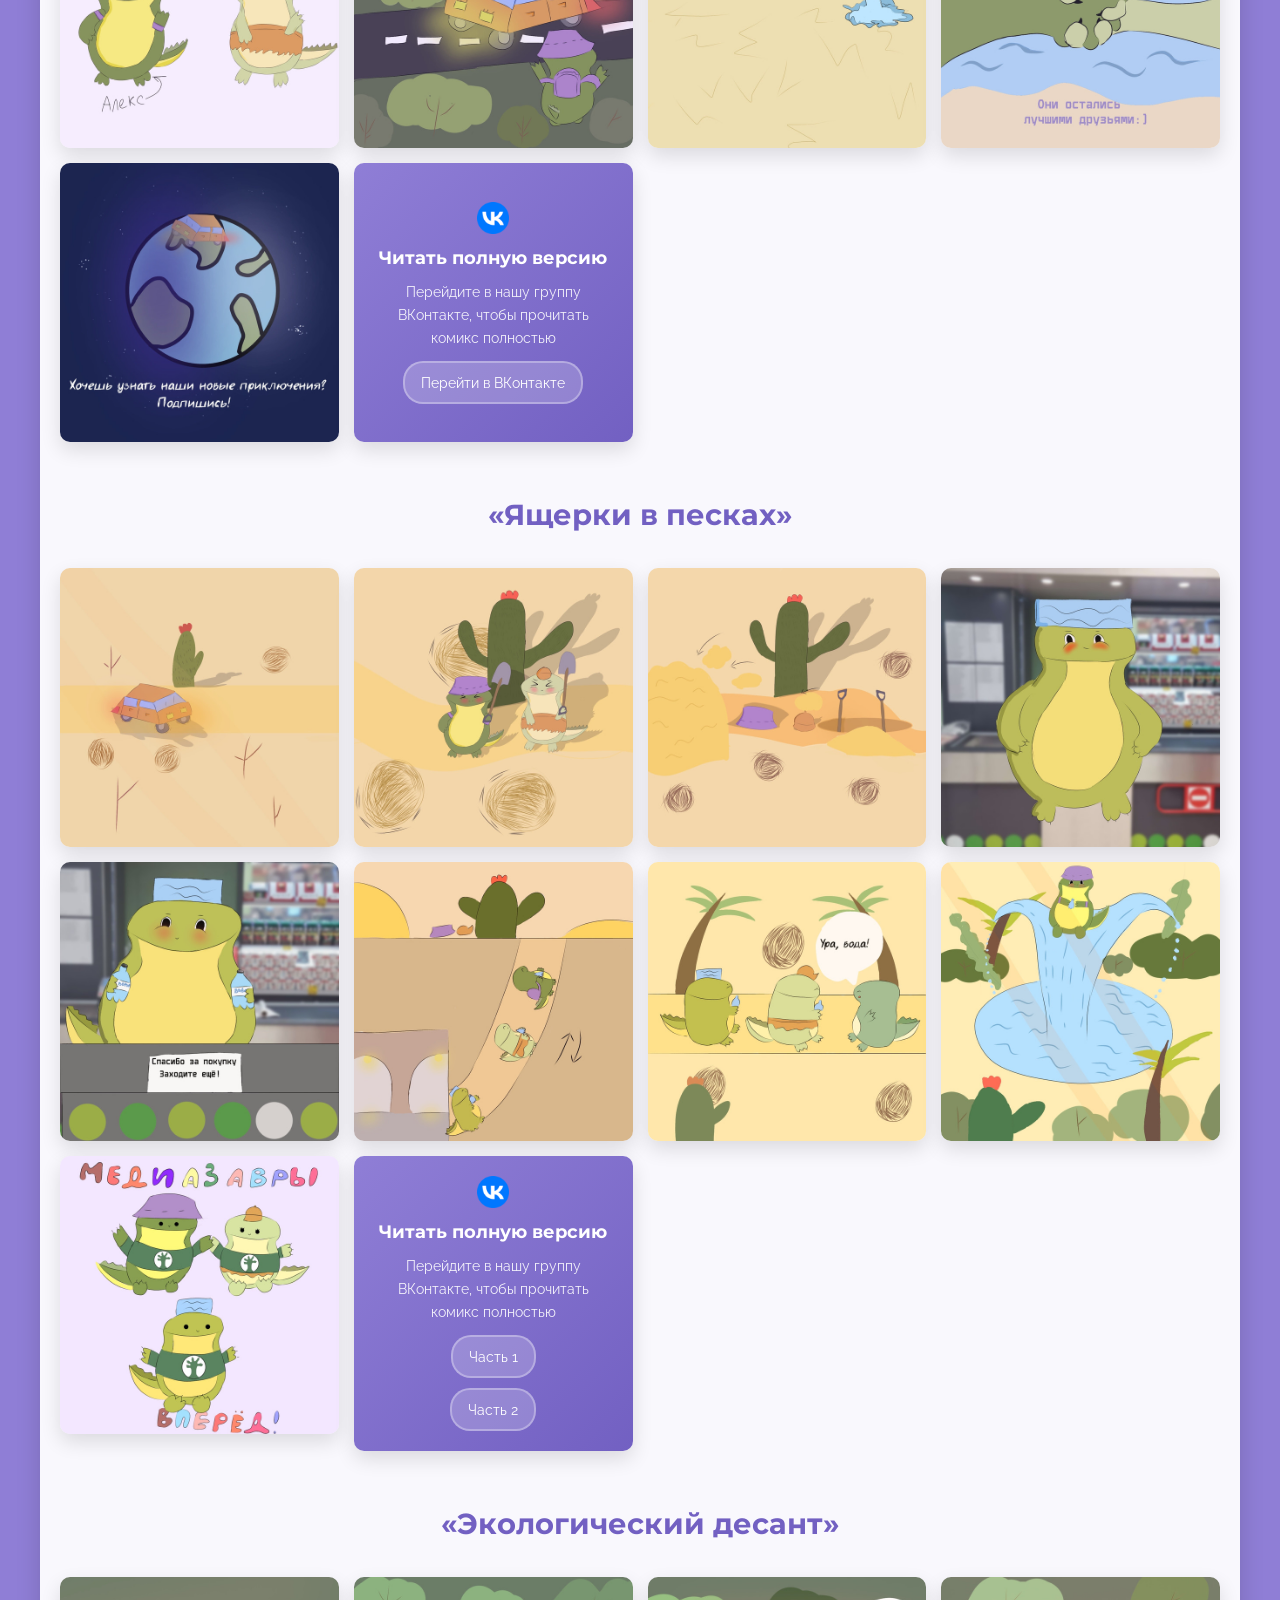
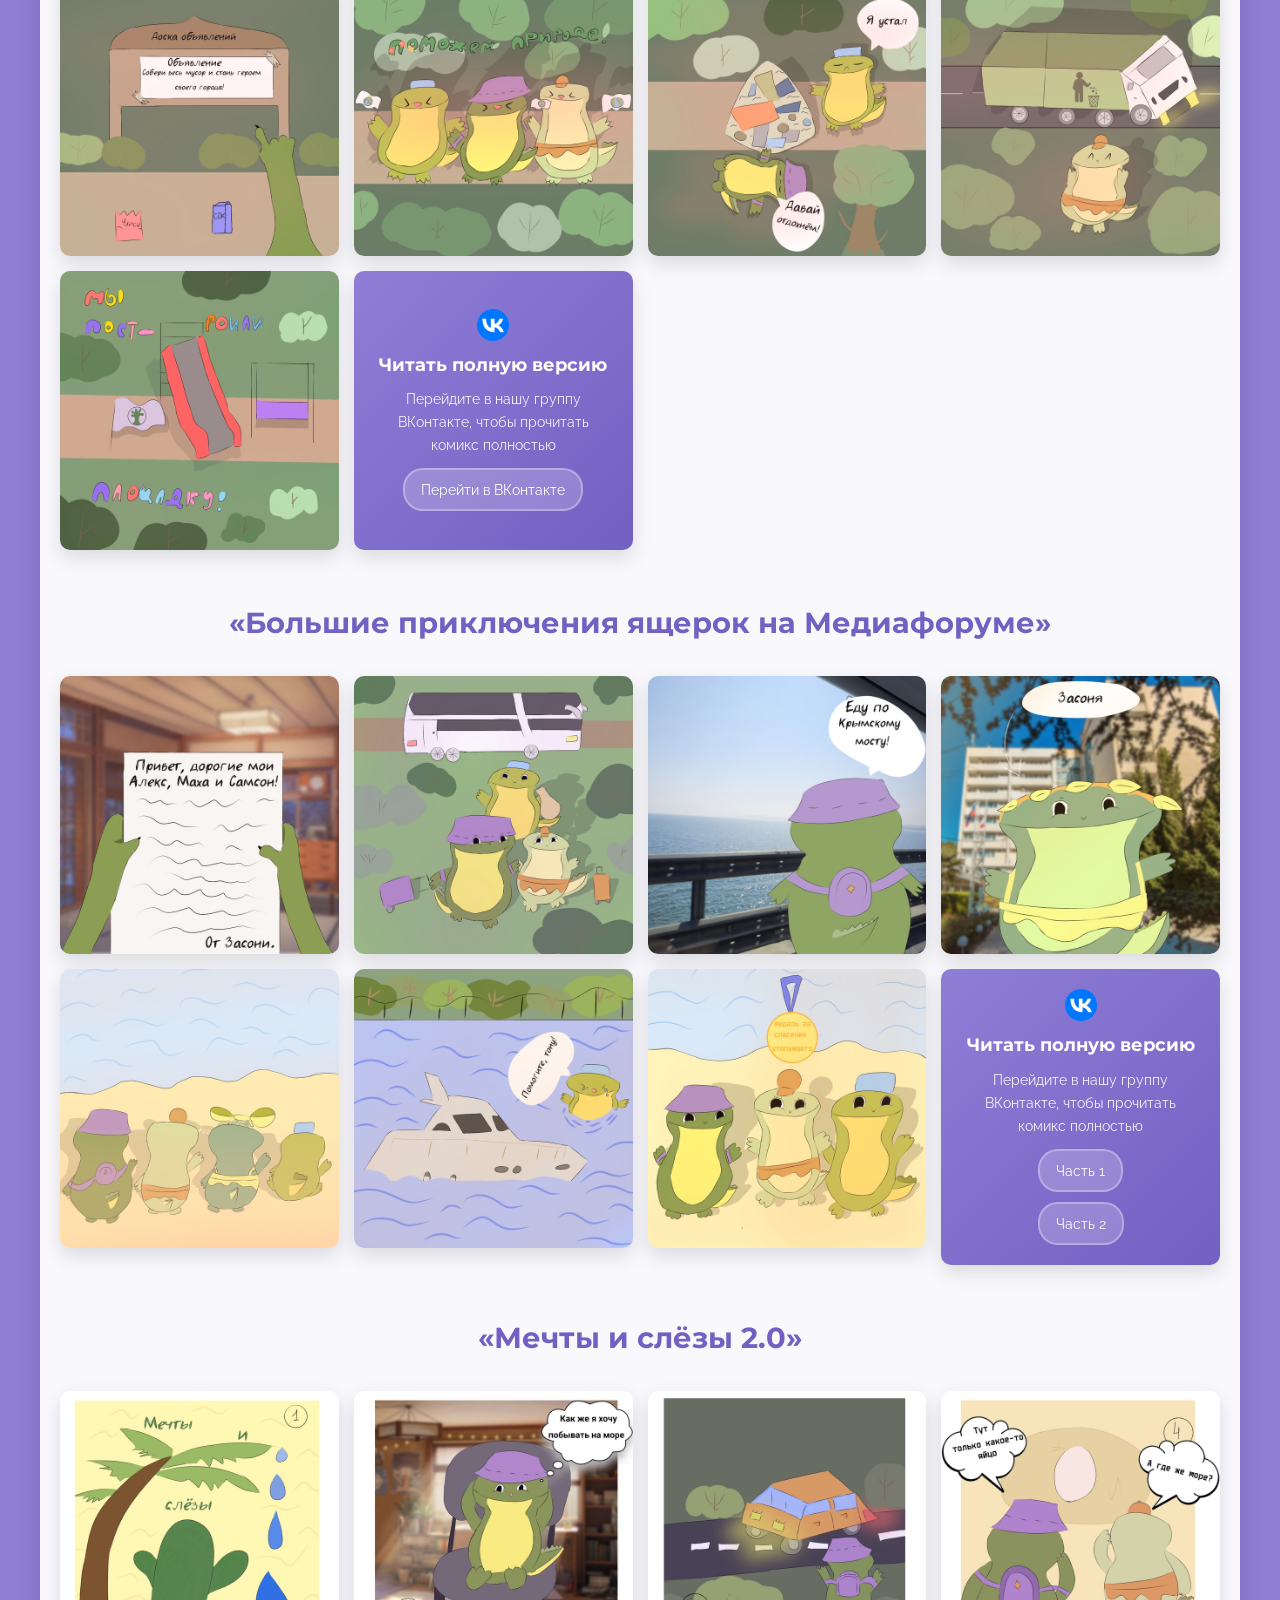
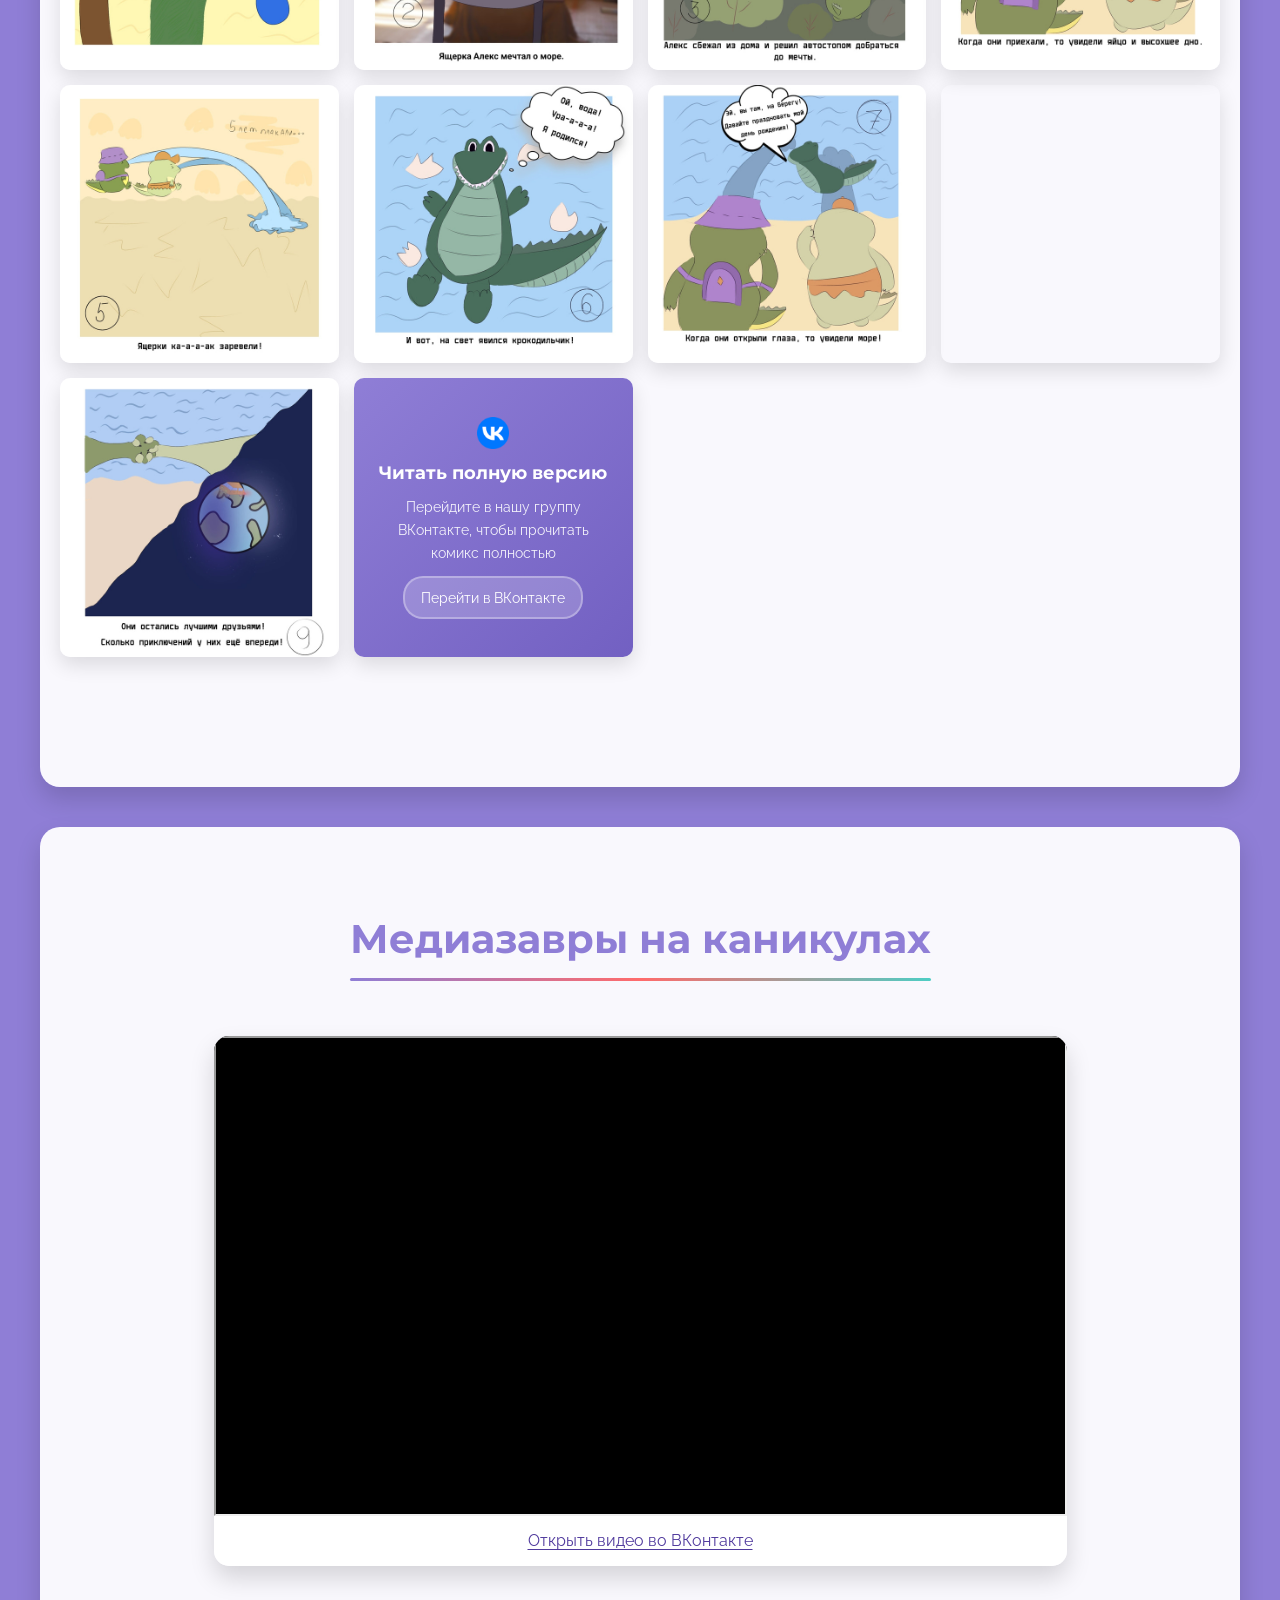
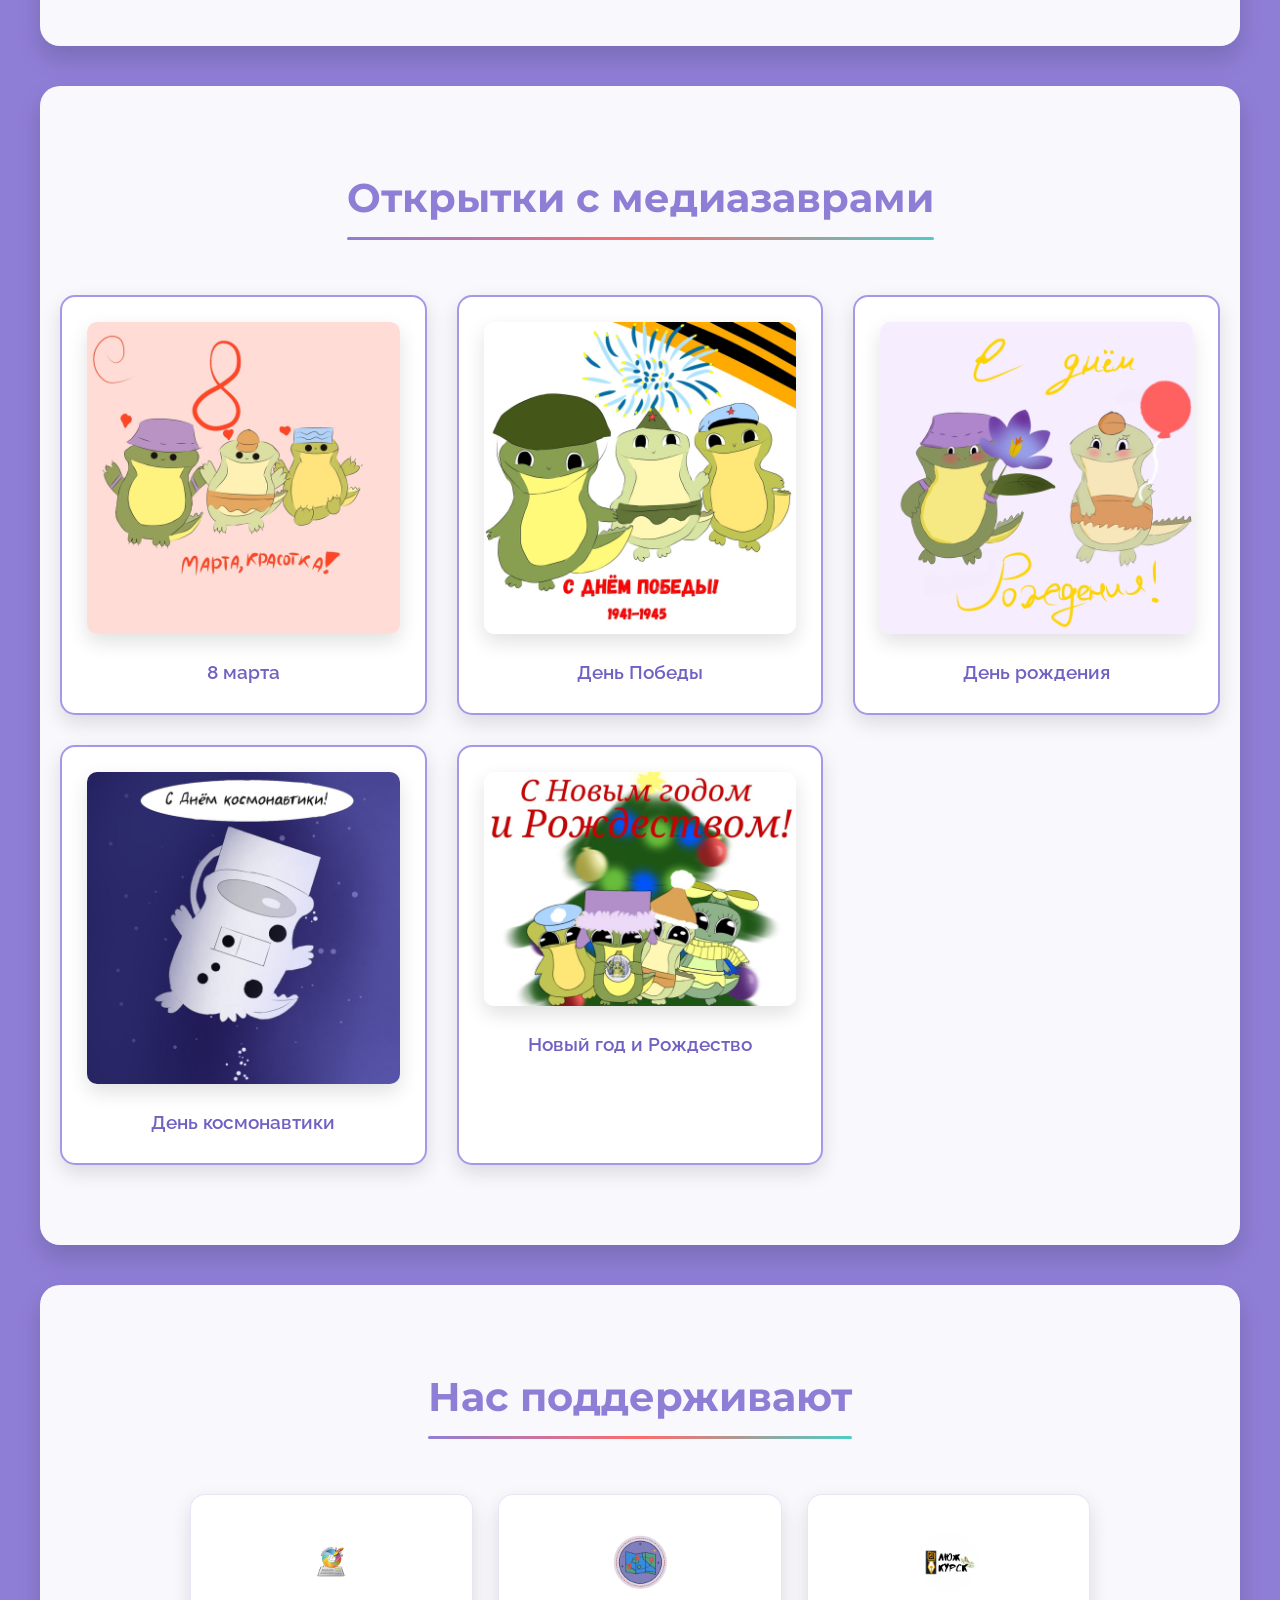
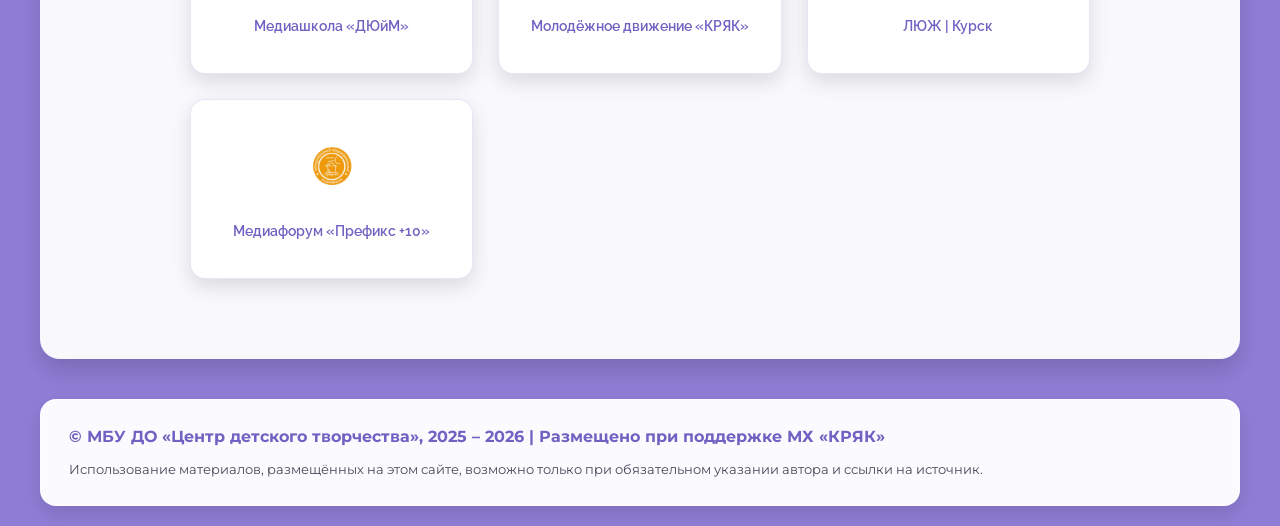
<file: projects/mediazavry.html>
<!DOCTYPE html>
<html lang="ru">
<head>
    <meta charset="UTF-8">
    <meta name="viewport" content="width=device-width, initial-scale=1.0">
    <title>Проект «МЕДИАЗАВРЫ, вперёд!» — Медиашкола «ДЮйМ»</title>

    <meta name="description" content="Медиаобразовательный проект «МЕДИАЗАВРЫ, вперёд!»: команда, книжка-малышка, комиксы и открытки.">
    <link rel="canonical" href="https://www.cdtkursk-dyuym.ru/проекты/медиазавры-вперёд">
    <link rel="icon" type="image/png" sizes="96x96" href="/assets/images/favicon.png">
    <link rel="stylesheet" href="/assets/vendor/fontawesome/css/fontawesome.min.css">
    <link rel="stylesheet" href="/assets/vendor/fontawesome/css/solid.min.css">
    <link rel="stylesheet" href="/styles.css">
    <link rel="stylesheet" href="/projects/mediazavry.css">
    <link rel="stylesheet" href="/projects/project-common.css">
    <script src="/script.js" defer></script>
</head>
<body class="project-page">
    <a class="skip-link" href="#main-content">Перейти к содержанию</a>

    <nav class="site-nav" aria-label="Основная навигация">
        <a class="nav-brand" href="/главная" aria-label="Медиашкола «ДЮйМ» — на главную">ДЮйМ</a>
        <button class="nav-toggle" type="button" aria-expanded="false" aria-controls="site-nav-menu" aria-label="Открыть меню">
            <span aria-hidden="true"></span>
            <span aria-hidden="true"></span>
            <span aria-hidden="true"></span>
        </button>
        <ul class="nav-list" id="site-nav-menu">
            <li>
                <a class="nav-link" href="/главная">
                    <span>Главная</span>
                </a>
            </li>
            <li>
                <details class="nav-dropdown" name="primary-navigation">
                    <summary class="nav-link">
                        <span>Наши журналы</span>
                        <svg class="nav-chevron" viewBox="0 0 12 12" aria-hidden="true" focusable="false"><path d="M2 4 6 8 10 4Z" fill="currentColor"></path></svg>
                    </summary>
                    <div class="nav-dropdown-panel nav-journals-panel">
                        <ul class="nav-menu-list">
                            <li>
                                <a class="nav-menu-item" href="/светлячок">
                                    <span class="nav-menu-label">Светлячок</span>
                                </a>
                            </li>
                            <li>
                                <details class="nav-submenu">
                                    <summary class="nav-menu-item">
                                        <span class="nav-menu-label">Медиасобытия</span>
                                        <svg class="nav-sub-chevron" viewBox="0 0 12 12" aria-hidden="true" focusable="false"><path d="M2 4 6 8 10 4Z" fill="currentColor"></path></svg>
                                    </summary>
                                    <ul class="nav-submenu-list">
                                        <li>
                                            <a class="nav-menu-item" href="/медиасобытия/волга-юнпресс">
                                                <span class="nav-menu-label">Волга-ЮНПРЕСС</span>
                                            </a>
                                        </li>
                                    </ul>
                                </details>
                            </li>
                            <li>
                                <a class="nav-menu-item" href="/media-camp">
                                    <span class="nav-menu-label">Media Camp</span>
                                </a>
                            </li>
                            <li>
                                <a class="nav-menu-item" href="/48-ая-волна">
                                    <span class="nav-menu-label">48-ая волна</span>
                                </a>
                            </li>
                            <li>
                                <a class="nav-menu-item" href="/глобус">
                                    <span class="nav-menu-label">Глобус</span>
                                </a>
                            </li>
                        </ul>
                    </div>
                </details>
            </li>
            <li>
                <details class="nav-dropdown" name="primary-navigation">
                    <summary class="nav-link">
                        <span>Проекты</span>
                        <svg class="nav-chevron" viewBox="0 0 12 12" aria-hidden="true" focusable="false"><path d="M2 4 6 8 10 4Z" fill="currentColor"></path></svg>
                    </summary>
                    <div class="nav-dropdown-panel nav-projects-panel">
                        <ul class="nav-menu-list">
                            <li>
                                <a class="nav-menu-item" href="https://www.yacluster-kryak.ru/" target="_blank" rel="noopener noreferrer">
                                    <span class="nav-menu-label">МХ «КРЯК»</span>
                                </a>
                            </li>
                            <li>
                                <a class="nav-menu-item" href="/проекты/медиазавры-вперёд" aria-current="page">
                                    <span class="nav-menu-label">«МЕДИАЗАВРЫ, вперёд!»</span>
                                </a>
                            </li>
                        </ul>
                    </div>
                </details>
            </li>
        </ul>
    </nav>

    <main id="main-content" tabindex="-1">
    <!-- Project Section - верхняя часть -->
    <section class="project-section" id="project">
        <div class="container">
            <div class="project-header">
                <div class="project-title">
                    <img src="/assets/project-images/H6mbi7ew-VW8.png" alt="МЕДИАЗАВРЫ, вперёд!" class="project-logo" decoding="async">
                    <div class="project-text">
                        <h1>«МЕДИАЗАВРЫ, вперёд!»</h1>
                        <p>Медиаобразовательный проект для детей и родителей</p>
                    </div>
                </div>

                <div class="contacts-section">
                    <h2 class="contacts-title">Контакты проекта</h2>
                    <div class="contact-links">
                        <a href="https://vk.com/mediasckoola" target="_blank" class="contact-link" rel="noopener noreferrer">
                            <img src="/assets/images/vk.png" alt="" class="contact-icon" decoding="async" loading="lazy">
                            <span>ВКонтакте</span>
                        </a>
                        <a href="https://rutube.ru/channel/40809513/" target="_blank" class="contact-link" rel="noopener noreferrer">
                            <img src="/assets/project-images/Icon-RUTUBE-dark-color-circle.png" alt="" class="contact-icon" decoding="async" loading="lazy">
                            <span>Rutube</span>
                        </a>
                    </div>
                </div>
            </div>

            <!-- Team Section -->
            <div class="content-section fade-in">
                <div class="section-title">
                    <h2>Команда проекта</h2>
                </div>

                <div class="team-grid">
                    <div class="team-member">
                        <img src="/assets/project-images/Jcw-Ok-G61fwc8-EWJXt5-SA1-VTq94av-OQx-Avjz-UBF-Js3ejr-BJmi7-RBX82v8-Sayh-Lf-Bl1c-V-XYe5obs-Uqjhw57-Y.jpg" alt="Мария Федосова" class="member-photo" decoding="async" loading="lazy">
                        <div class="member-name">Мария Федосова</div>
                        <div class="member-role">Автор проекта, иллюстратор</div>
                    </div>

                    <div class="team-member">
                        <img src="/assets/images/teacher.jpg" alt="Светлана Белоусова" class="member-photo" decoding="async" loading="lazy">
                        <div class="member-name">Светлана Белоусова</div>
                        <div class="member-role">Руководитель проекта</div>
                    </div>
                </div>
            </div>
        </div>
    </section>

    <!-- Mission Section -->
    <section class="mission" id="mission">
        <div class="container">
            <div class="section-title">
                <h2>Цель проекта</h2>
            </div>
            <div class="mission-content">
                <div class="mission-card fade-in">
                    <i class="fas fa-book-open" aria-hidden="true"></i>
                    <h3>Привлечение читателей</h3>
                    <p>Привлечение читателей к медиапроекту «МЕДИАЗАВРЫ, вперёд!», в котором рассказывается простым языком детям и их родителям, бабушкам и дедушкам о сложных терминах, встречающихся в медиапространстве.</p>
                </div>
                <div class="mission-card fade-in">
                    <i class="fas fa-heart" aria-hidden="true"></i>
                    <h3>Распространение идей</h3>
                    <p>Распространение среди детей идей дружбы, любви к ближним и окружающей среде на примере героев медиазавров.</p>
                </div>
                <div class="mission-card fade-in">
                    <i class="fas fa-users" aria-hidden="true"></i>
                    <h3>Образовательная ценность</h3>
                    <p>С героями медиапроекта дети приобщаются к чтению, познают окружающий мир, учатся нравственности, различать добро и зло и знакомятся с основами журналистики.</p>
                </div>
            </div>
        </div>
    </section>

    <!-- Book Section -->
    <section class="book" id="book">
        <div class="container">
            <div class="section-title">
                <h2>Книжка-малышка</h2>
            </div>
            <div class="book-content fade-in">
                <div class="book-cover">
                    <img src="/assets/project-images/image%20%281%29.png" alt="Книжка-малышка «Приключения медиазавров в медиамире»" decoding="async" loading="lazy">
                </div>
                <div class="book-info">
                    <h3 class="book-title">«Приключения медиазавров в медиамире»</h3>
                    <p class="book-description">
                        Книжка-малышка «Приключения медиазавров в медиамире» представляет собой печатное издание, в котором собраны истории с героями медиапроекта «МЕДИАЗАВРЫ, вперёд!». В этих историях рассказывается об их увлечении журналистикой и других любимых занятиях, путешествиях, добрых делах, дружбе и взаимовыручке.
                    </p>
                    <p class="book-description">
                        Книжка написана простыми словами, что привлекает внимание читателей разных возрастов — от 6-ти до 60-ти и более лет. Вместе с героями книги читатели учатся узнавать новое из сферы журналистики.
                    </p>
                </div>
            </div>
        </div>
    </section>

    <!-- Comics Section -->
    <section class="comics" id="comics">
        <div class="container">
            <div class="section-title">
                <h2>Комиксы с медиазаврами</h2>
            </div>

            <!-- Комикс "Мечты и слёзы" -->
            <div class="comic-series fade-in">
                <h3 class="comic-series-title">«Мечты и слёзы»</h3>
                <div class="comic-pages-grid">
                    <img src="/assets/project-images/5-Le55o2-OA5-RBBM8np-g-Zv-HKlpt32t1gh-Wmv4-Zu304uujlv-IMBvu-IAHVV8-FQm0n0-Dst-Pb-YDBRAfas-DXe-Mf-Bkl.jpg" alt="Страница 1 комикса «Мечты и слёзы»" class="comic-page" decoding="async" loading="lazy">
                    <img src="/assets/project-images/ZFBc-G1-HRBWky-ADYO9u-WZZ7l14huv-g5-Atrz-NJNZ6-L3jg9-UJ5-LOen-WKPKhdl-Xoos-AAN-i-HMe51k4-T8-EWq3ojo.jpg" alt="Страница 2 комикса «Мечты и слёзы»" class="comic-page" decoding="async" loading="lazy">
                    <img src="/assets/project-images/KF5v-B0-Hf-Ra-QMj-SUp-Vo3-Lbz4w-Zl-MCc-Jl0i-ZTEa-HCnc-Te6mob7ny7zy-ys-SHx-TM71-MO8-Bd-FLYDb-ECPBVRZ7.jpg" alt="Страница 3 комикса «Мечты и слёзы»" class="comic-page" decoding="async" loading="lazy">
                    <img src="/assets/project-images/w-Ou-Ohj-INl9nip9-PIt-Vs-VF6v01-Ef-Dv8lc-Zvo-OE318-Hvy6-Rv-Qeb4s-YOsfvz-Bvrx-OC0-H0-S7x-FZD6x-UWr-Tv.jpg" alt="Страница 4 комикса «Мечты и слёзы»" class="comic-page" decoding="async" loading="lazy">
                    <img src="/assets/project-images/WCFNxn-Ar8l-Iho-HLY8pgmn3-WRyy-Dkdi9j-M4-Oku-Aig4-Gvny-JLAxf-L-6e-AAlrmf-YL9p-OY-on-ii-XHPRWma-Xu-CW.jpg" alt="Страница 5 комикса «Мечты и слёзы»" class="comic-page" decoding="async" loading="lazy">

                    <!-- Блок со ссылкой на ВКонтакте -->
                    <div class="vk-link-block">
                        <img class="vk-comic-icon" src="/assets/images/vk.png" alt="" width="32" height="32" loading="lazy" decoding="async">
                        <h4>Читать полную версию</h4>
                        <p>Перейдите в нашу группу ВКонтакте, чтобы прочитать комикс полностью</p>
                        <a href="https://vk.com/wall-224639177_8" target="_blank" class="vk-link-btn" rel="noopener noreferrer">
                            <span>Перейти в ВКонтакте</span>
                        </a>
                    </div>
                </div>
            </div>

            <!-- Комикс "Ящерки в песках" -->
            <div class="comic-series fade-in">
                <h3 class="comic-series-title">«Ящерки в песках»</h3>
                <div class="comic-pages-grid">
                    <img src="/assets/project-images/s-9-NTog2-Ky-Qj-B89l-AVqk-JTEh-P7-XSv-Imq-Tf-Hr-Tzb2b6lw-WYbww9e-I-GVRUGe-Dp9nez6vtocl-N1-OXlp1ue-AV.jpg" alt="Страница 1 комикса «Ящерки в песках»" class="comic-page" decoding="async" loading="lazy">
                    <img src="/assets/project-images/fn-ZVaz-A5q-D-v-TKM77-ZPydvcf-Fuwl-BNVa-E215nysj-Od-DMg47t-23-P0516-Ws-V7y-Ujxw-OWPzr-AC1-FWHi-PXrc.jpg" alt="Страница 2 комикса «Ящерки в песках»" class="comic-page" decoding="async" loading="lazy">
                    <img src="/assets/project-images/w-3fjjux-Ccu-VA5hel-2-KF3rg2-Am-Ex6-E0y5l3-ISofm-Wkfe0q-J5-QVgvk-Jx-c-WHb-k-VJ58gv-Dl-E0-Z8-TGRdwr-H.jpg" alt="Страница 3 комикса «Ящерки в песках»" class="comic-page" decoding="async" loading="lazy">
                    <img src="/assets/project-images/UJPACKQx9-Wy-GJkob-P6ewu-RU-3c-Ek-D0-Y-PTFl7-ZZh-Lcg-Cbl-Ytv5vcqs-ELno-Cwr1-A0-Qnj-Amd-RIKn1-FIk5y-T.jpg" alt="Страница 4 комикса «Ящерки в песках»" class="comic-page" decoding="async" loading="lazy">
                    <!-- Убрана 5 картинка -->
                    <img src="/assets/project-images/f2-Rd9-DAMOMfk-VK5n4c-QC7v-JDVQa-Xn0yy5-H7heup5-IVN6-YKkr-O2ttp-JEOTit9c-Eno-MLZj74-Yr8-U9ed-W-np-Gd.jpg" alt="Страница 6 комикса «Ящерки в песках»" class="comic-page" decoding="async" loading="lazy">
                    <img src="/assets/project-images/ll-M7-EIYOm-Fn-Jl-GLGV4-Tf-Yf6rw-Ohbi-QZ-zly-LIwx-V3-RS0-DFte-EFn2-CB9-WAi-BFG3o0-Svq3-Ui9-OEhg-Nx-C.jpg" alt="Страница 7 комикса «Ящерки в песках»" class="comic-page" decoding="async" loading="lazy">
                    <img src="/assets/project-images/A-ICcpg6f8-U6g7jmu-Ij-Tg-Oqr2jif-Q-W9i-D3-Nq-A94cyqn-S1yp-RF-t-NNNp-S5-EARs-Fs-Kg-RLEv-Own0ut73o-Zte.jpg" alt="Страница 8 комикса «Ящерки в песках»" class="comic-page" decoding="async" loading="lazy">
                    <img src="/assets/project-images/45trz-B3n-Iqjj1-YRERxu-MIes-Xwp-Dpw-YJQd-Yhbbg5-Zh-I-x-C6-INGMp5-Up-HOFMz27h-SLTig3-U7-VLjylz-Pk-F5m.jpg" alt="Страница 9 комикса «Ящерки в песках»" class="comic-page" decoding="async" loading="lazy">
                    <img src="/assets/project-images/ep-Kc7-It-rru-Bb-T0-Bx-Vkoq-Tm-Np-GTb-Q9-Zs-Ext-UB4p-Pl-VZ5n8p-M08r-C1-Lq-XL7f-FL8az-F-8-LCbu5-EMv2.jpg" alt="Страница 10 комикса «Ящерки в песках»" class="comic-page" decoding="async" loading="lazy">

                    <!-- Блоки со ссылками на ВКонтакте -->
                    <div class="vk-link-block">
                        <img class="vk-comic-icon" src="/assets/images/vk.png" alt="" width="32" height="32" loading="lazy" decoding="async">
                        <h4>Читать полную версию</h4>
                        <p>Перейдите в нашу группу ВКонтакте, чтобы прочитать комикс полностью</p>
                        <a href="https://vk.com/wall-224639177_12" target="_blank" class="vk-link-btn" rel="noopener noreferrer">
                            <span>Часть 1</span>
                        </a>
                        <a href="https://vk.com/wall-224639177_21" target="_blank" class="vk-link-btn" style="margin-top: 10px;" rel="noopener noreferrer">
                            <span>Часть 2</span>
                        </a>
                    </div>
                </div>
            </div>

            <!-- Комикс "Экологический десант" -->
            <div class="comic-series fade-in">
                <h3 class="comic-series-title">«Экологический десант»</h3>
                <div class="comic-pages-grid">
                    <img src="/assets/project-images/q-GMXqkukfks-CJwqf-Ev-Is-0u-GB1fqbk2-I6me-WWLcw-Gj-An-Tv-MIFOXo-SNMMf-Fxqj-O6-Ou-V3z-OVa-Xam-RDk-Pa.jpg" alt="Страница 1 комикса «Экологический десант»" class="comic-page" decoding="async" loading="lazy">
                    <img src="/assets/project-images/f-FVw0o-MUXMDa-Gb-DZgm4w9c-Qb-MYXRHm-Bf-DTiw-QUC6-Io8tn-HXg-XCGS-Ulz-XU-0awcclg-Rxh3-Qoyk-Rp-V3-Axfb.jpg" alt="Страница 2 комикса «Экологический десант»" class="comic-page" decoding="async" loading="lazy">
                    <img src="/assets/project-images/x-Lv9-H5-P4mh-L-i-F-Ob3uur-BD1cpsq-JPt1-UTTMw-GOFHZc5n-Edep9x8j4-Cbceryr8z-Cng-KGo-Gs-Vc1-L-1y-y-RMN.jpg" alt="Страница 3 комикса «Экологический десант»" class="comic-page" decoding="async" loading="lazy">
                    <img src="/assets/project-images/g-EZCuil-L0db71kze446fj-TIEZ7-AGQKoy9-Hsednn-Iu-Q-9x-RS4s-IAg-AJ-z6-Epa1j-GQo-Oh-Nk-Met7hqjgu70n-LJP.jpg" alt="Страница 4 комикса «Экологический десант»" class="comic-page" decoding="async" loading="lazy">
                    <img src="/assets/project-images/0-t-Pt-Kei-AVYBl98-Opkq6-RG1-O9-Cotx-IGUUlk-AINrg-j-Bas-Ubw2qk86-Lx239-JPQs-R3-HGY1yj-UZz1u-Np94-DC5.jpg" alt="Страница 5 комикса «Экологический десант»" class="comic-page" decoding="async" loading="lazy">

                    <!-- Блок со ссылкой на ВКонтакте -->
                    <div class="vk-link-block">
                        <img class="vk-comic-icon" src="/assets/images/vk.png" alt="" width="32" height="32" loading="lazy" decoding="async">
                        <h4>Читать полную версию</h4>
                        <p>Перейдите в нашу группу ВКонтакте, чтобы прочитать комикс полностью</p>
                        <a href="https://vk.com/wall-224639177_37" target="_blank" class="vk-link-btn" rel="noopener noreferrer">
                            <span>Перейти в ВКонтакте</span>
                        </a>
                    </div>
                </div>
            </div>

            <!-- Комикс "Большие приключения ящерок на Медиафоруме" -->
            <div class="comic-series fade-in">
                <h3 class="comic-series-title">«Большие приключения ящерок на Медиафоруме»</h3>
                <div class="comic-pages-grid">
                    <img src="/assets/project-images/KCb-Xe1-Dlmn0y-Yx47-DRnm-V-um-LUd6k-Bp-8-g-Zxy-RSOGj7g-G3mx3-Ous-Q3-Of-J5z-I95-ILwqlp-FEn-Ys-JAco-KZ.jpg" alt="Страница 1 комикса «Большие приключения ящерок на Медиафоруме»" class="comic-page" decoding="async" loading="lazy">
                    <img src="/assets/project-images/AT78-QW62-GE4-WEOELFj-Jk9bpv-WG7-Y65-PTSBSHOb-Lh-Ug-Tkt72-DYw9-Zb1bnn-P2-SFw-AKcs-VErd-Yd-Hd8-XMv4l9.jpg" alt="Страница 2 комикса «Большие приключения ящерок на Медиафоруме»" class="comic-page" decoding="async" loading="lazy">
                    <img src="/assets/project-images/39hc-Law-XF91dzy-Dbhhm-Lc8-Xeptyr-Qq-Zow-L0p-M2t-A3-Mk-Brwbx-Y6-Oezd-Su-Sz-Tapq-T4-Dm-PU-2-TZBjzghwh.jpg" alt="Страница 3 комикса «Большие приключения ящерок на Медиафоруме»" class="comic-page" decoding="async" loading="lazy">
                    <img src="/assets/project-images/7-ZEXjjg-BN1p278yqq-Pj-F0j2w-Nh8-Mj-Tc-ZUqp-CRA45p-Me-RSWZ1-BGSVw-SHBKSz3m-A0-FIB3-BMfkg-A9-Ca-Ah8-P.jpg" alt="Страница 4 комикса «Большие приключения ящерок на Медиафоруме»" class="comic-page" decoding="async" loading="lazy">
                    <!-- Убрана 5 картинка -->
                    <img src="/assets/project-images/Vtz6rsw-ZUz-Vu-QJe0-IHP-8-GUTE5-BPgw-CD9y-CRHF1-TU6y-Kuho4ly-JU64-OJE-IIM7-O6iq19-FIDPpe-Hk-Y1w-Uca.jpg" alt="Страница 6 комикса «Большие приключения ящерок на Медиафоруме»" class="comic-page" decoding="async" loading="lazy">
                    <img src="/assets/project-images/ij-Npe-KLVo-KGi-Y-H0y-Lo4-XOMz-TXjl-Ikx6-Y-sx-Un-I0j-FId-Hyc5-FLu18x9d-PFIl-XEc0b7-Zzg-RKt73zd0dlso.jpg" alt="Страница 7 комикса «Большие приключения ящерок на Медиафоруме»" class="comic-page" decoding="async" loading="lazy">
                    <img src="/assets/project-images/g-O3b-Yltt-ZEYDSU01lq37-Ik-U79j-Py-Z8-Oh-Sr-Rip-IG3r-B9c-Pfi-Oxsv4s-Ic-Pjpsw-Li-Pp-KAXv37-BQh-Lwr-Oi.jpg" alt="Страница 8 комикса «Большие приключения ящерок на Медиафоруме»" class="comic-page" decoding="async" loading="lazy">

                    <!-- Блоки со ссылками на ВКонтакте -->
                    <div class="vk-link-block">
                        <img class="vk-comic-icon" src="/assets/images/vk.png" alt="" width="32" height="32" loading="lazy" decoding="async">
                        <h4>Читать полную версию</h4>
                        <p>Перейдите в нашу группу ВКонтакте, чтобы прочитать комикс полностью</p>
                        <a href="https://vk.com/wall-224639177_53" target="_blank" class="vk-link-btn" rel="noopener noreferrer">
                            <span>Часть 1</span>
                        </a>
                        <a href="https://vk.com/wall-224639177_153" target="_blank" class="vk-link-btn" style="margin-top: 10px;" rel="noopener noreferrer">
                            <span>Часть 2</span>
                        </a>
                    </div>
                </div>
            </div>

            <!-- Комикс "Мечты и слёзы 2.0" -->
            <div class="comic-series fade-in">
                <h3 class="comic-series-title">«Мечты и слёзы 2.0»</h3>
                <div class="comic-pages-grid">
                    <img src="/assets/project-images/m-Nmes9-NTYw-H7e-Su-Uc53-P70-RO7x-At-S8dg-Zgfc7lk-NETn0-Yd-Mi-Ck-EPbijx15a-DOdy-FGfnk-Ff32-M8-HO37-B.jpg" alt="Страница 1 комикса «Мечты и слёзы 2.0»" class="comic-page" decoding="async" loading="lazy">
                    <img src="/assets/project-images/j-Mm7sd5-WU2j8oazxi2-Exe-HY2kx-TITk-Tbg-Pkk-NMq-Gpdrh-JHL4-QFTs-FB63-NCwj-G7-O9rpwb-VQasdpg-Nbli1-Lk.jpg" alt="Страница 2 комикса «Мечты и слёзы 2.0»" class="comic-page" decoding="async" loading="lazy">
                    <img src="/assets/project-images/9hsq-Lgo-J3-WZl8-JYK8-ERVZr-Gsc-Zz-B32-Ahd-B12-T400eqz-R6-Rsj2-PM0iwu-Kb6c-A70-Ndfsb-FAH-b-Wti-Yw-AT.jpg" alt="Страница 3 комикса «Мечты и слёзы 2.0»" class="comic-page" decoding="async" loading="lazy">
                    <img src="/assets/project-images/xij8ku1auac-CZez-NVm-TUP-dc-W57wc-VI8f89k-J9-Jo-dt-NUm-Ssv6ot0yn-ISUsp5-Tu-I5-BRt-Mf-J-X5a4-KK9y-RMX.jpg" alt="Страница 4 комикса «Мечты и слёзы 2.0»" class="comic-page" decoding="async" loading="lazy">
                    <img src="/assets/project-images/l-X3i-JN0s-Ct3-DOJJ9-U4-Kbn0f-LKCqwr-PZNvt2-Iy-FLEy-Nd-Ow2cz-dj3-HGyf-FAQSmn0k-Up2-P-ew-FFPHjgy-XEd.jpg" alt="Страница 5 комикса «Мечты и слёзы 2.0»" class="comic-page" decoding="async" loading="lazy">
                    <img src="/assets/project-images/Pj-Ff-Gsftmm-Oku33-WESmkl-Mjp-Kh-Ap-Mvk-R6-Eohsiz-ENR0l-Ud-UZuxedx-Huet-AZQQA1-G4-YKj-Hrs-Lics-S7g-A.jpg" alt="Страница 6 комикса «Мечты и слёзы 2.0»" class="comic-page" decoding="async" loading="lazy">
                    <img src="/assets/project-images/DNI65x5fg1-SDf-Bhkx-Z4-NBPg-JMK5wk-Wunzhp3-OWfnzz-Ma-G0-Fi7-S0-Zoem-Wmi4-Rfv1-CJ9-Hwg-MXg-JSWre-RHe.jpg" alt="Страница 7 комикса «Мечты и слёзы 2.0»" class="comic-page" decoding="async" loading="lazy">
                    <img src="/assets/project-images/x-Ae-VGtj-ZFo-YYBPl8-Pc-Ikbr7-EOmi-TP9-YAc-Gnc0-PZwq-Cs9j1-M0-Qb-FWvdlpc-Te-Kvd-B5-G5f-BNy-L4c-NJZWP.jpg" alt="Страница 8 комикса «Мечты и слёзы 2.0»" class="comic-page" decoding="async" loading="lazy">
                    <img src="/assets/project-images/LEtjp-XYWp-STb0-Gw-GV-BSRb62q-MUYUR9-Oxs-K4r0m-M9czf-Tu-LW4-Fxc-Y2n-TTekzsx7j-ED6dp-BUj-RZBWt-Tpp-Ah.jpg" alt="Страница 9 комикса «Мечты и слёзы 2.0»" class="comic-page" decoding="async" loading="lazy">

                    <!-- Блок со ссылкой на ВКонтакте -->
                    <div class="vk-link-block">
                        <img class="vk-comic-icon" src="/assets/images/vk.png" alt="" width="32" height="32" loading="lazy" decoding="async">
                        <h4>Читать полную версию</h4>
                        <p>Перейдите в нашу группу ВКонтакте, чтобы прочитать комикс полностью</p>
                        <a href="https://vk.com/wall-224639177_44" target="_blank" class="vk-link-btn" rel="noopener noreferrer">
                            <span>Перейти в ВКонтакте</span>
                        </a>
                    </div>
                </div>
            </div>
        </div>
    </section>

    <!-- Video Section -->
    <section class="video-section" id="video">
        <div class="container">
            <div class="section-title">
                <h2>Медиазавры на каникулах</h2>
            </div>
            <div class="video-container fade-in">
                <iframe src="https://vk.com/video_ext.php?oid=-224639177&amp;id=456239043" title="Медиазавры на каникулах" width="853" height="480" style="background-color: #000" loading="lazy" allow="autoplay; encrypted-media; fullscreen; picture-in-picture; screen-wake-lock;" allowfullscreen></iframe>
                <p class="external-video-link"><a href="https://vk.com/video_ext.php?oid=-224639177&amp;id=456239043" target="_blank" rel="noopener noreferrer">Открыть видео во ВКонтакте</a></p>
            </div>
        </div>
    </section>

    <!-- Postcards Section -->
    <section class="postcards" id="postcards">
        <div class="container">
            <div class="section-title">
                <h2>Открытки с медиазаврами</h2>
            </div>
            <div class="postcards-grid">
                <div class="postcard-item fade-in">
                    <img src="/assets/project-images/1-NR1x-IOx-FS1-Vgn-UVwz23-Usp3evm89h8vhh-WPZt-J21k-S6c-Z5k2xp1lt-bg-GLup0e-Trr-J9-Qi1q-MX8qq6gz-EXa.jpg" alt="Открытка к 8 марта" class="postcard-image" decoding="async" loading="lazy">
                    <div class="postcard-title">8 марта</div>
                </div>
                <div class="postcard-item fade-in">
                    <img src="/assets/project-images/z-Fijc98-T1-Yj-Nb-Pj-QCVuhu-Nne-Mj-Ac-Gnf-LZ9fe-G5p-GC23b-I8-Q3-Wo-Xzdyc-O-Db-QLtn-VXEi7v-QH2-Rqf-NM.jpg" alt="Открытка ко Дню Победы" class="postcard-image" decoding="async" loading="lazy">
                    <div class="postcard-title">День Победы</div>
                </div>
                <div class="postcard-item fade-in">
                    <img src="/assets/project-images/IP96lf-lf-WGFQfhl-Kkl-Dyh-GOf7s-Su-C3-AVj-U7o-WDBd-WLAU4-BGkhh-LRTc5-OVRf-ILB4-Rvz-VCLxgvouk-KEg-d-Y.jpg" alt="Открытка ко Дню рождения" class="postcard-image" decoding="async" loading="lazy">
                    <div class="postcard-title">День рождения</div>
                </div>
                <div class="postcard-item fade-in">
                    <img src="/assets/project-images/8i-Vqy-UVRt-Yl-Qgz-HJAr-HSyrxy1qp-Nt-RMu-YAPKu-CUZ-Cdz-Zp9j5-FDIWNAIyz2p5-Aryaya-Sda-LQ7e9w-Kz2l8-Sn.jpg" alt="Открытка ко Дню космонавтики" class="postcard-image" decoding="async" loading="lazy">
                    <div class="postcard-title">День космонавтики</div>
                </div>
                <div class="postcard-item fade-in">
                    <img src="/assets/project-images/KT-xtlr-I10-FREo-Lv-Tmdx-Fui-MAZYn-I9-YBBVSf3-JIWYUugyges0xppy-KNynd-Z-6-SAQac2jag2-I4h-WV4-U8-j-CL2.jpg" alt="Открытка к Новому году и Рождеству" class="postcard-image" decoding="async" loading="lazy">
                    <div class="postcard-title">Новый год и Рождество</div>
                </div>
            </div>
        </div>
    </section>

    <!-- Supporters Section -->
    <section class="supporters" id="supporters">
        <div class="container">
            <div class="section-title">
                <h2>Нас поддерживают</h2>
            </div>
            <div class="supporters-grid">
                <!-- Медиашкола «ДЮйМ» -->
                <div class="supporter-item fade-in">
                    <img src="/assets/images/logo.png" alt="Медиашкола «ДЮйМ»" class="supporter-logo" decoding="async" loading="lazy">
                    <div class="supporter-name">Медиашкола «ДЮйМ»</div>
                </div>

                <!-- КРЯК -->
                <div class="supporter-item fade-in">
                    <img src="/assets/project-images/new-logo-kryak.png" alt="КРЯК" class="supporter-logo" decoding="async" loading="lazy">
                    <div class="supporter-name">Молодёжное движение «КРЯК»</div>
                </div>

                <!-- ЛЮЖ | Курск -->
                <div class="supporter-item fade-in">
                    <img src="/assets/project-images/Vmake-1732993238.png" alt="ЛЮЖ | Курск" class="supporter-logo" decoding="async" loading="lazy">
                    <div class="supporter-name">ЛЮЖ | Курск</div>
                </div>

                <!-- Медиафорум «Префикс +10» -->
                <div class="supporter-item fade-in">
                    <img src="/assets/project-images/ez-DLp34-Rz-g.png" alt="Медиафорум Префикс +10" class="supporter-logo" decoding="async" loading="lazy">
                    <div class="supporter-name">Медиафорум «Префикс +10»</div>
                </div>
            </div>
        </div>
    </section>


    </main>

    <footer class="site-footer">
        <div class="footer-content">
            <div class="footer-text">
                <p class="footer-credit">© МБУ ДО «Центр детского творчества», 2025 – 2026 | Размещено при поддержке МХ «КРЯК»</p>
                <p class="footer-notice">Использование материалов, размещённых на этом сайте, возможно только при обязательном указании автора и ссылки на источник.</p>
            </div>
        </div>
    </footer>
</body>
</html>
</file>
<file: styles.css>
/* Locally hosted font subsets used by the original page. */
@font-face {
    font-family: 'Montserrat';
    font-style: normal;
    font-display: swap;
    font-weight: 100 900;
    src: url('assets/fonts/montserrat-cyrillic-wght-normal.woff2') format('woff2');
    unicode-range: U+0301, U+0400-045F, U+0490-0491, U+04B0-04B1, U+2116;
}

@font-face {
    font-family: 'Montserrat';
    font-style: normal;
    font-display: swap;
    font-weight: 100 900;
    src: url('assets/fonts/montserrat-latin-wght-normal.woff2') format('woff2');
    unicode-range: U+0000-00FF, U+0131, U+0152-0153, U+02BB-02BC, U+02C6, U+02DA, U+02DC, U+0304, U+0308, U+0329, U+2000-206F, U+20AC, U+2122, U+2191, U+2193, U+2212, U+2215, U+FEFF, U+FFFD;
}

@font-face {
    font-family: 'Raleway';
    font-style: normal;
    font-display: swap;
    font-weight: 100 900;
    src: url('assets/fonts/raleway-cyrillic-wght-normal.woff2') format('woff2');
    unicode-range: U+0301, U+0400-045F, U+0490-0491, U+04B0-04B1, U+2116;
}

@font-face {
    font-family: 'Raleway';
    font-style: normal;
    font-display: swap;
    font-weight: 100 900;
    src: url('assets/fonts/raleway-latin-wght-normal.woff2') format('woff2');
    unicode-range: U+0000-00FF, U+0131, U+0152-0153, U+02BB-02BC, U+02C6, U+02DA, U+02DC, U+0304, U+0308, U+0329, U+2000-206F, U+20AC, U+2122, U+2191, U+2193, U+2212, U+2215, U+FEFF, U+FFFD;
}

:root {
    --site-width: 1200px;
    --primary: #8f7ed6;
    --primary-dark: #7260c2;
    --primary-light: #a897e8;
    --secondary: #ff6b6b;
    --accent: #4ecdc4;
    --link-color: #3498db;
    --link-hover: #2980b9;
    --light: #ffffff;
    --text: #333333;
    --shadow: 0 8px 20px rgba(0, 0, 0, 0.12);
    --shadow-strong: 0 12px 25px rgba(0, 0, 0, 0.15);
    --shadow-hover: 0 15px 30px rgba(0, 0, 0, 0.18);
    --transition: all 0.3s ease;
}

* {
    margin: 0;
    padding: 0;
    box-sizing: border-box;
}

body {
    font-family: 'Raleway', sans-serif;
    background: #8f7ed6;
    color: white;
    line-height: 1.6;
    overflow-x: hidden;
    padding: 20px;
}

/* Keep all outer page blocks aligned with the navigation and footer. */
body > .header,
body > main {
    width: 100%;
    max-width: var(--site-width);
    margin-left: auto;
    margin-right: auto;
}

h1, h2, h3, h4, h5 {
    font-family: 'Montserrat', sans-serif;
    font-weight: 700;
}

.container {
    max-width: 1200px;
    margin: 0 auto;
    padding: 0 20px;
}

/* Header */
.header {
    background: linear-gradient(135deg, var(--primary) 0%, var(--primary-dark) 100%);
    color: white;
    padding: 40px 30px;
    border-radius: 20px;
    box-shadow: var(--shadow-strong);
    margin-bottom: 40px;
}

.main-title {
    display: flex;
    flex-direction: column;
    align-items: center;
    gap: 25px;
    margin-bottom: 30px;
    text-align: center;
}

.logo {
    width: 220px;
    height: 220px;
    border-radius: 50%;
    border: 5px solid rgba(255, 255, 255, 0.4);
    object-fit: cover;
    box-shadow: 0 8px 20px rgba(0, 0, 0, 0.25); /* Более выраженная тень */
}

.title-text h1 {
    font-size: 3rem;
    margin-bottom: 15px;
    text-shadow: 0 2px 5px rgba(0, 0, 0, 0.3);
}

.title-text p {
    font-size: 1.5rem;
    opacity: 0.9;
}

.contacts-section {
    margin-top: 30px;
}

.contacts-title {
    text-align: center;
    margin-bottom: 25px;
    font-size: 1.5rem;
}

.contact-links {
    display: flex;
    justify-content: center;
    gap: 15px;
    flex-wrap: wrap;
}

.contact-link {
    display: flex;
    align-items: center;
    gap: 10px;
    background: rgba(255, 255, 255, 0.2);
    color: white;
    padding: 12px 20px;
    border-radius: 30px;
    text-decoration: none;
    transition: var(--transition);
}

.contact-link:hover {
    background: rgba(255, 255, 255, 0.3);
    transform: translateY(-3px);
}

.contact-icon {
    width: 24px;
    height: 24px;
    border-radius: 4px;
}

/* Mission Section */
.mission {
    padding: 60px 0;
    background: rgba(255, 255, 255, 0.95);
    border-radius: 20px;
    margin-bottom: 40px;
    box-shadow: var(--shadow-strong);
}

.section-title {
    text-align: center;
    margin-bottom: 50px;
    position: relative;
}

.section-title h2 {
    font-size: 2.2rem;
    color: var(--primary);
    margin-bottom: 15px;
}

.section-title:after {
    content: '';
    position: absolute;
    width: 80px;
    height: 4px;
    background: var(--secondary);
    bottom: -15px;
    left: 50%;
    transform: translateX(-50%);
    border-radius: 2px;
}

.mission-content {
    display: flex;
    flex-wrap: wrap;
    gap: 25px;
    justify-content: center;
}

.mission-card {
    background: white;
    border-radius: 15px;
    padding: 25px;
    flex: 1;
    min-width: 280px;
    max-width: 350px;
    transition: var(--transition);
    box-shadow: var(--shadow);
    position: relative;
    overflow: hidden;
    z-index: 1;
    border-left: 4px solid var(--primary);
}

.mission-card:hover {
    transform: translateY(-5px);
    box-shadow: var(--shadow-hover);
}

.mission-card i {
    font-size: 2.2rem;
    color: var(--primary);
    margin-bottom: 15px;
}

.mission-card h3 {
    color: var(--primary-dark);
    margin-bottom: 15px;
    font-size: 1.3rem;
}

.mission-card p {
    color: var(--text);
    font-size: 0.95rem;
}

/* Directions Section */
.directions {
    padding: 60px 0;
    background: rgba(255, 255, 255, 0.95);
    border-radius: 20px;
    margin-bottom: 40px;
    box-shadow: var(--shadow-strong);
}

.directions-grid {
    display: grid;
    grid-template-columns: repeat(auto-fill, minmax(280px, 1fr));
    gap: 25px;
}

.direction-card {
    background: white;
    border-radius: 15px;
    padding: 25px;
    box-shadow: var(--shadow);
    transition: var(--transition);
    position: relative;
    overflow: hidden;
    z-index: 1;
    text-align: center;
    border-top: 4px solid var(--primary);
}

.direction-card:hover {
    transform: translateY(-5px);
    box-shadow: var(--shadow-hover);
}

.direction-card i {
    font-size: 2.5rem;
    color: var(--primary);
    margin-bottom: 15px;
}

.direction-card h3 {
    color: var(--primary-dark);
    margin-bottom: 15px;
    font-size: 1.3rem;
}

.direction-card p {
    color: var(--text);
    font-size: 0.95rem;
}

/* Teacher Section */
.teacher {
    padding: 60px 0;
    background: rgba(255, 255, 255, 0.95);
    border-radius: 20px;
    margin-bottom: 40px;
    box-shadow: var(--shadow-strong);
}

.teacher-container {
    display: flex;
    flex-wrap: wrap;
    gap: 30px;
    align-items: center;
    justify-content: center;
}

.teacher-photo {
    flex: 1;
    min-width: 250px;
    max-width: 300px;
    text-align: center;
}

.teacher-photo img {
    width: 100%;
    height: auto;
    border-radius: 50%;
    box-shadow: var(--shadow-strong);
}

.teacher-info {
    flex: 2;
    min-width: 300px;
}

.teacher-name {
    color: var(--primary-dark);
    margin-bottom: 15px;
    font-size: 1.8rem;
}

.teacher-position {
    color: #bd3d3d;
    font-weight: 600;
    margin-bottom: 20px;
    font-size: 1.2rem;
}

.teacher-description {
    color: var(--text);
    margin-bottom: 20px;
}

/* Details Section */
.details {
    padding: 60px 0;
    background: rgba(255, 255, 255, 0.95);
    border-radius: 20px;
    margin-bottom: 40px;
    box-shadow: var(--shadow-strong);
}

.details-container {
    max-width: 800px;
    margin: 0 auto;
}

.detail-item {
    background: linear-gradient(to right, #f0eeff, #e6e4f7);
    border-left: 5px solid var(--accent);
    padding: 20px;
    margin: 15px 0;
    border-radius: 0 10px 10px 0;
    box-shadow: var(--shadow);
    transition: var(--transition);
    display: flex;
    align-items: center;
}

.detail-item:hover {
    transform: translateX(5px);
    box-shadow: var(--shadow-hover);
}

.detail-icon {
    margin-right: 15px;
    font-size: 1.8rem;
    color: var(--accent);
}

.detail-content strong {
    color: var(--primary-dark);
}

.detail-content {
    color: var(--text);
}

.kryak-link {
    color: var(--link-color);
    text-decoration: none;
    transition: var(--transition);
    font-weight: 600;
}

.kryak-link:hover {
    color: var(--link-hover);
    text-decoration: underline;
}

/* Address Section */
.address {
    padding: 60px 0;
    background: rgba(255, 255, 255, 0.95);
    border-radius: 20px;
    margin-bottom: 40px;
    box-shadow: var(--shadow-strong);
}

.address .map-section {
    margin-top: 40px;
}

.address .map-container {
    border-radius: 15px;
    overflow: hidden;
    box-shadow: var(--shadow-strong);
    margin-top: 20px;
}

.address .map-container iframe {
    width: 100%;
    height: 400px;
    border: none;
}

.address-description {
    text-align: center;
    margin-top: 25px;
    font-size: 1.2rem;
    color: var(--text);
    line-height: 1.6;
}

.address-description p {
    margin-bottom: 10px;
}

.address-description strong {
    color: var(--primary-dark);
    font-size: 1.3rem;
}

/* Responsive Design */
@media (max-width: 992px) {
    .title-text h1 {
        font-size: 2.5rem;
    }
    .title-text p {
        font-size: 1.3rem;
    }
}

@media (max-width: 768px) {
    body {
        padding: 15px;
    }

    .header {
        padding: 30px 20px;
    }

    .title-text h1 {
        font-size: 2.2rem;
    }

    .title-text p {
        font-size: 1.2rem;
    }

    .logo {
        width: 180px;
        height: 180px;
    }

    .section-title h2 {
        font-size: 1.8rem;
    }

    .mission-content {
        flex-direction: column;
        align-items: center;
    }

    .mission-card {
        max-width: 100%;
    }

    .directions-grid {
        grid-template-columns: repeat(auto-fill, minmax(250px, 1fr));
    }

    .teacher-container {
        flex-direction: column;
        text-align: center;
    }

    .contact-links {
        flex-direction: column;
        align-items: center;
    }

    .contact-link {
        width: 100%;
        max-width: 250px;
        justify-content: center;
    }

    .address .map-container iframe {
        height: 350px;
    }
}

@media (max-width: 480px) {
    body {
        padding: 10px;
    }

    .title-text h1 {
        font-size: 1.9rem;
    }

    .logo {
        width: 160px;
        height: 160px;
    }

    .section-title h2 {
        font-size: 1.6rem;
    }

    .directions-grid {
        grid-template-columns: 1fr;
    }

    .detail-item {
        flex-direction: column;
        text-align: center;
    }

    .detail-icon {
        margin-right: 0;
        margin-bottom: 10px;
    }

    .mission-card, .direction-card {
        padding: 20px;
    }

    .address .map-container iframe {
        height: 300px;
    }

    .address-description {
        font-size: 1rem;
    }

    .address-description strong {
        font-size: 1.1rem;
    }
}

/* Navigation */
html {
    scroll-behavior: smooth;
}

#home, #contacts, #main-content, main section[id] {
    scroll-margin-top: 112px;
}

a:focus-visible, button:focus-visible, summary:focus-visible {
    outline: 3px solid #ffb047;
    outline-offset: 3px;
}

.skip-link {
    position: fixed;
    z-index: 100;
    top: 12px;
    left: 20px;
    padding: 10px 16px;
    color: #403177;
    background: white;
    border-radius: 10px;
    transform: translateY(-180%);
}

.skip-link:focus {
    transform: translateY(0);
}

/* Navigation layout adapted from the supplied КРЯК page. */
.site-nav {
    position: sticky;
    top: 12px;
    z-index: 50;
    width: 100%;
    max-width: var(--site-width);
    margin: 0 auto 24px;
    padding: 10px 14px;
    display: flex;
    align-items: center;
    justify-content: space-between;
    flex-wrap: wrap;
    gap: 12px 18px;
    color: #333;
    background: rgba(255, 255, 255, 0.96);
    border: 1px solid rgba(255, 255, 255, 0.65);
    border-radius: 16px;
    box-shadow: 0 8px 20px rgba(0, 0, 0, 0.12);
    backdrop-filter: blur(14px);
}

.nav-brand {
    color: #7260c2;
    font: 800 1.15rem/1.3 'Montserrat', sans-serif;
    text-decoration: none;
    white-space: nowrap;
}

.nav-toggle {
    display: none;
    width: 44px;
    height: 44px;
    padding: 9px;
    flex: 0 0 auto;
    align-items: center;
    justify-content: center;
    flex-direction: column;
    gap: 5px;
    color: #4b4659;
    background: transparent;
    border: 0;
    border-radius: 10px;
    cursor: pointer;
}

.nav-toggle:hover,
.nav-toggle:focus-visible {
    background: #f1eefc;
}

.nav-toggle span {
    display: block;
    width: 25px;
    height: 3px;
    background: currentColor;
    border-radius: 3px;
    transition: transform 0.2s ease, opacity 0.2s ease;
}

.nav-list {
    display: flex;
    align-items: center;
    justify-content: flex-end;
    flex-wrap: wrap;
    gap: 4px;
    min-width: 0;
    margin-left: auto;
    list-style: none;
}

.nav-list > li {
    position: relative;
    max-width: 100%;
}

.nav-link {
    display: flex;
    align-items: center;
    gap: 6px;
    min-height: 44px;
    padding: 9px 13px;
    color: #4b4659;
    border-radius: 10px;
    font: 600 0.9rem/1.4 'Montserrat', sans-serif;
    text-decoration: none;
    cursor: pointer;
    transition: background 0.2s ease, color 0.2s ease;
}

.nav-link:hover,
.nav-dropdown[open] > .nav-link {
    color: #6c58b7;
    background: #f1eefc;
}

.nav-dropdown summary {
    list-style: none;
}

.nav-dropdown summary::-webkit-details-marker {
    display: none;
}

.nav-dropdown summary::marker {
    content: '';
}

.nav-chevron,
.nav-sub-chevron {
    flex: none;
    width: 10px;
    height: 10px;
    transition: transform 0.2s ease;
}

.nav-dropdown[open] > summary .nav-chevron,
.nav-submenu[open] > summary .nav-sub-chevron {
    transform: rotate(180deg);
}

.nav-dropdown-panel {
    position: absolute;
    top: calc(100% + 8px);
    right: 0;
    z-index: 1;
    width: 330px;
    max-width: calc(100vw - 40px);
    padding: 8px;
    color: #4b4659;
    background: #fff;
    border: 1px solid #e8e3f5;
    border-radius: 14px;
    box-shadow: 0 12px 25px rgba(0, 0, 0, 0.15);
    font: 600 0.9rem/1.5 'Montserrat', sans-serif;
}

.nav-dropdown:not([open]) .nav-dropdown-panel {
    display: none;
}

.nav-journals-panel,
.nav-projects-panel {
    /* Leave room for a wrapped sticky bar when text is enlarged. */
    max-height: max(80px, calc(100vh - 200px));
    max-height: max(80px, calc(100dvh - 200px));
    overflow-y: auto;
    overscroll-behavior: contain;
}

.nav-menu-list,
.nav-submenu-list {
    list-style: none;
}

.nav-menu-list > li + li {
    margin-top: 3px;
}

.nav-menu-item {
    display: flex;
    align-items: center;
    gap: 9px;
    width: 100%;
    min-height: 44px;
    padding: 9px 13px;
    color: #4b4659;
    border-radius: 10px;
    font: 600 0.9rem/1.4 'Montserrat', sans-serif;
    text-decoration: none;
}

.nav-menu-label {
    flex: 1;
    min-width: 0;
    overflow-wrap: anywhere;
}

.nav-submenu > summary {
    cursor: pointer;
}

.nav-submenu > summary:hover,
.nav-submenu[open] > summary,
.nav-menu-item[href]:hover,
.nav-menu-item[aria-current="page"] {
    color: #6c58b7;
    background: #f1eefc;
}

.nav-submenu-list {
    margin: 4px 0 0;
    padding: 5px 0 5px 10px;
    border-left: 2px solid #e8e3f5;
    background: #faf9fe;
}

.nav-submenu:not([open]) > .nav-submenu-list {
    display: none;
}

.nav-menu-note {
    margin: 8px 13px 4px;
    color: #615674;
    font-size: 0.75rem;
    font-weight: 400;
    line-height: 1.4;
}

@media (max-width: 720px) {
    .site-nav {
        gap: 4px 10px;
        padding: 7px 12px;
        max-height: calc(100vh - 24px);
        max-height: calc(100dvh - 24px);
        overflow-y: auto;
        overscroll-behavior: contain;
    }

    /* Without JavaScript the menu remains visible and usable. */
    .site-nav.nav-ready .nav-toggle {
        display: flex;
        margin-left: auto;
    }

    .site-nav.nav-ready:not(.is-open) .nav-list {
        display: none;
    }

    .nav-list {
        flex: 0 0 100%;
        width: 100%;
        align-items: stretch;
        flex-direction: column;
        padding-top: 4px;
        border-top: 1px solid #e8e3f5;
    }

    .nav-link {
        justify-content: space-between;
        width: 100%;
    }

    .nav-link span {
        min-width: 0;
        overflow-wrap: anywhere;
    }

    .nav-dropdown-panel {
        position: static;
        width: 100%;
        max-width: none;
        max-height: none;
        margin-top: 4px;
        overflow: visible;
        box-shadow: none;
    }

    .site-nav.is-open .nav-toggle span:nth-child(1) {
        transform: translateY(8px) rotate(45deg);
    }

    .site-nav.is-open .nav-toggle span:nth-child(2) {
        opacity: 0;
    }

    .site-nav.is-open .nav-toggle span:nth-child(3) {
        transform: translateY(-8px) rotate(-45deg);
    }
}

/* Show the address even if the map service cannot load. */
.address .map-container {
    position: relative;
    min-height: 400px;
    background: #eeeafa;
}

.address .map-container > :not(script):not(.map-fallback) {
    position: relative;
    z-index: 1;
}

.map-fallback {
    position: absolute;
    inset: 0;
    display: flex;
    flex-direction: column;
    align-items: center;
    justify-content: center;
    gap: 12px;
    padding: 25px;
    color: #4f427b;
    background:
        linear-gradient(140deg, transparent 42%, rgba(255, 255, 255, 0.6) 42%, rgba(255, 255, 255, 0.6) 45%, transparent 45%),
        linear-gradient(30deg, transparent 51%, rgba(255, 255, 255, 0.65) 51%, rgba(255, 255, 255, 0.65) 54%, transparent 54%),
        #eeeafa;
    text-align: center;
    font-weight: 600;
}

.map-fallback-icon {
    display: grid;
    width: 56px;
    height: 56px;
    place-items: center;
    color: white;
    background: var(--primary-dark);
    border-radius: 50%;
    font-size: 1.4rem;
    box-shadow: 0 8px 18px rgba(86, 63, 160, 0.25);
}

/* Footer adapted from the supplied КРЯК page. */
.site-footer {
    width: 100%;
    max-width: var(--site-width);
    margin: 40px auto 0;
    padding: 24px 28px;
    color: #4b4659;
    background: rgba(255, 255, 255, 0.96);
    border: 1px solid rgba(255, 255, 255, 0.65);
    border-radius: 16px;
    box-shadow: 0 8px 20px rgba(0, 0, 0, 0.12);
    font-family: 'Montserrat', sans-serif;
    text-align: left;
}

.footer-content {
    display: flex;
    align-items: center;
    justify-content: space-between;
    gap: 24px;
}

.footer-text {
    flex: 1;
    min-width: 0;
}

.footer-credit {
    margin: 0 0 10px;
    color: #7260c2;
    font-size: 1rem;
    font-weight: 700;
    overflow-wrap: anywhere;
}

.footer-notice {
    margin: 0;
    color: #4b4659;
    font-size: 0.82rem;
    line-height: 1.65;
    overflow-wrap: anywhere;
}

@media (max-width: 768px) {
    .address .map-container {
        min-height: 350px;
    }

    .footer-content {
        align-items: flex-start;
        flex-direction: column;
    }
}

@media (max-width: 576px) {
    .site-footer {
        margin-top: 28px;
        padding: 20px 18px;
    }

    .footer-credit {
        font-size: 0.92rem;
    }

    .footer-notice {
        font-size: 0.76rem;
    }
}

@media (max-width: 480px) {
    .mission-card, .teacher-info, .teacher-photo {
        min-width: 0;
        width: 100%;
    }

    .address .map-container {
        min-height: 300px;
    }
}

@media (prefers-reduced-motion: reduce) {
    html {
        scroll-behavior: auto;
    }

    *, *::before, *::after {
        animation-duration: 0.01ms !important;
        animation-iteration-count: 1 !important;
        transition-duration: 0.01ms !important;
    }
}
</file>
<file: journals/journals.css>
/* Journal pages share the site's navigation and footer. The slightly deeper
   purple keeps the white archive headings and status text readable. */
body.journal-page {
    background: #6c58b7;
}

.journal-page [hidden] {
    display: none !important;
}

.journal-main {
    min-width: 0;
}

.journal-hero {
    margin: 0 auto 28px;
    text-align: center;
    overflow-wrap: anywhere;
}

.journal-hero h1 {
    font-size: clamp(1.8rem, 4vw, 2.8rem);
    line-height: 1.2;
    margin-bottom: 10px;
    text-shadow: 0 2px 8px rgba(0, 0, 0, 0.25);
}

.journal-subtitle {
    font-size: clamp(1.05rem, 2vw, 1.4rem);
    line-height: 1.5;
}

.journal-controls {
    margin: 0 auto 25px;
}

.year-navigation {
    display: flex;
    justify-content: center;
    flex-wrap: wrap;
    gap: 10px;
    margin-bottom: 22px;
    padding: 15px;
    border-radius: 15px;
    background: rgba(255, 255, 255, 0.16);
}

.year-btn {
    min-height: 44px;
    padding: 9px 17px;
    color: #493b7d;
    background: #fff;
    border: 1px solid #fff;
    border-radius: 50px;
    font: 700 1rem/1.3 'Raleway', sans-serif;
    cursor: pointer;
}

.year-btn:hover,
.year-btn[aria-pressed="true"] {
    color: #fff;
    background: #57418f;
    border-color: #fff;
}

.journal-search {
    display: flex;
    flex-wrap: wrap;
    align-items: center;
    justify-content: center;
    gap: 10px;
    max-width: 700px;
    margin: 0 auto;
}

.journal-search input {
    flex: 1 1 280px;
    min-width: 0;
    min-height: 50px;
    padding: 11px 18px;
    color: #333;
    background: #fff;
    border: 2px solid transparent;
    border-radius: 25px;
    box-shadow: var(--shadow);
    font: 500 1rem/1.4 'Raleway', sans-serif;
}

.journal-search input::placeholder {
    color: #615b72;
    opacity: 1;
}

.journal-search input:focus-visible {
    outline: 3px solid #ffdb83;
    outline-offset: 2px;
}

.clear-search,
.reset-search {
    min-height: 44px;
    padding: 9px 16px;
    color: #493b7d;
    background: #fff;
    border: 1px solid #fff;
    border-radius: 24px;
    font: 700 0.95rem/1.3 'Raleway', sans-serif;
    cursor: pointer;
}

.journal-status {
    margin: 15px 0 0;
    text-align: center;
    font-weight: 600;
}

.journal-grid {
    display: grid;
    grid-template-columns: repeat(auto-fit, minmax(min(100%, 280px), 360px));
    justify-content: center;
    gap: 30px;
    margin: 0 auto 40px;
}

.journal-card {
    display: flex;
    flex-direction: column;
    min-width: 0;
    overflow: hidden;
    color: #333;
    background: rgba(255, 255, 255, 0.97);
    border-radius: 15px;
    box-shadow: var(--shadow-strong);
    transition: transform 0.2s ease, box-shadow 0.2s ease;
}

.journal-card:hover {
    transform: translateY(-5px);
    box-shadow: var(--shadow-hover);
}

.journal-cover {
    display: flex;
    align-items: center;
    justify-content: center;
    aspect-ratio: 638 / 902;
    padding: 20px;
    background: #fff;
}

.journal-cover img,
.journal-cover svg {
    display: block;
    width: 100%;
    height: 100%;
    object-fit: contain;
    border-radius: 8px;
    box-shadow: 0 4px 12px rgba(0, 0, 0, 0.1);
    background: #f4f2fb;
}

.journal-card-info {
    display: flex;
    flex: 1;
    flex-direction: column;
    align-items: center;
    padding: 20px;
    text-align: center;
    overflow-wrap: anywhere;
}

.journal-card-info h2 {
    margin-bottom: 5px;
    color: #5a469e;
    font-size: 1.3rem;
    line-height: 1.35;
}

.journal-period {
    margin-bottom: 15px;
    color: #4b4659;
}

.journal-action {
    display: inline-flex;
    align-items: center;
    justify-content: center;
    min-height: 44px;
    margin-top: auto;
    padding: 10px 22px;
    color: #fff;
    background: #a0373e;
    border-radius: 50px;
    box-shadow: var(--shadow);
    font-weight: 700;
    text-align: center;
    text-decoration: none;
}

.journal-action:hover {
    background: #842b32;
}

.journal-action.download {
    background: #175f96;
}

.journal-action.download:hover {
    background: #104b79;
}

.journal-empty {
    max-width: 520px;
    margin: 0 auto 30px;
    padding: 30px 20px;
    color: #332c49;
    background: #fff;
    border-radius: 15px;
    text-align: center;
}

.journal-empty p {
    margin-bottom: 16px;
}

.legal-notice {
    max-width: 920px;
    margin: 0 auto 24px;
    padding: 16px 22px;
    color: #fff;
    background: #514181;
    border-left: 4px solid #ffaaa4;
    border-radius: 14px;
    box-shadow: var(--shadow);
    line-height: 1.55;
}

.journal-visually-hidden {
    position: absolute;
    width: 1px;
    height: 1px;
    padding: 0;
    margin: -1px;
    overflow: hidden;
    clip: rect(0, 0, 0, 0);
    white-space: nowrap;
    border: 0;
}

@media (max-width: 480px) {
    .journal-grid {
        gap: 20px;
    }

    .journal-cover {
        padding: 15px;
    }

    .legal-notice {
        padding: 14px 16px;
    }
}

@media (prefers-reduced-motion: reduce) {
    .journal-card {
        transition: none;
    }

    .journal-card:hover {
        transform: none;
    }
}
</file>
<file: projects/kryak.css>
:root {
    --primary: #8f7ed6;
    --primary-dark: #7260c2;
    --primary-darker: #5a4a9e;
    --primary-light: #a897e8;
    --secondary: #ff6b6b;
    --accent: #4ecdc4;
    --light: #ffffff;
    --text: #333333;
    --shadow: 0 8px 20px rgba(0, 0, 0, 0.12);
    --shadow-strong: 0 12px 25px rgba(0, 0, 0, 0.15);
    --shadow-hover: 0 15px 30px rgba(0, 0, 0, 0.18);
    --transition: all 0.3s ease;
    --transition-slow: all 0.6s ease;
}

* {
    margin: 0;
    padding: 0;
    box-sizing: border-box;
}

body {
    font-family: 'Raleway', sans-serif;
    background: #8f7ed6;
    color: white;
    line-height: 1.6;
    overflow-x: hidden;
    padding: 20px;
    min-height: 100vh;
}

h1, h2, h3, h4, h5 {
    font-family: 'Montserrat', sans-serif;
    font-weight: 700;
}

.container {
    max-width: 1200px;
    margin: 0 auto;
    padding: 0 20px;
}

/* Header */
.header {
    background: linear-gradient(135deg, var(--primary) 0%, var(--primary-dark) 100%);
    color: white;
    padding: 40px 30px;
    border-radius: 20px;
    box-shadow: var(--shadow-strong);
    margin-bottom: 40px;
}

.main-title {
    display: flex;
    flex-direction: column;
    align-items: center;
    gap: 15px;
    margin-bottom: 30px;
    text-align: center;
}

.logo {
    width: 120px;
    height: 120px;
    border-radius: 50%;
    border: 3px solid rgba(255, 255, 255, 0.3);
    object-fit: cover;
}

.title-text h1 {
    font-size: 2.5rem;
    margin-bottom: 10px;
    text-shadow: 0 2px 5px rgba(0, 0, 0, 0.2);
}

.title-text p {
    font-size: 1.3rem;
    opacity: 0.9;
}

.contacts-section {
    margin-top: 30px;
}

.contacts-title {
    text-align: center;
    margin-bottom: 25px;
    font-size: 1.5rem;
}

.contact-links {
    display: flex;
    justify-content: center;
    gap: 15px;
    flex-wrap: wrap;
}

.contact-link {
    display: flex;
    align-items: center;
    gap: 10px;
    background: rgba(255, 255, 255, 0.2);
    color: white;
    padding: 12px 20px;
    border-radius: 30px;
    text-decoration: none;
    transition: var(--transition);
}

.contact-link:hover {
    background: rgba(255, 255, 255, 0.3);
    transform: translateY(-3px);
}

.contact-icon {
    width: 24px;
    height: 24px;
    border-radius: 4px;
}

/* Content Sections */
.content-section {
    background: white;
    border-radius: 20px;
    box-shadow: var(--shadow-strong);
    padding: 40px;
    margin-bottom: 40px;
    color: var(--text);
}

.section-title {
    text-align: center;
    margin-bottom: 40px;
    position: relative;
}

.section-title h2 {
    font-size: 2rem;
    color: var(--primary);
    margin-bottom: 15px;
    position: relative;
    display: inline-block;
}

.section-title h2::after {
    content: '';
    position: absolute;
    width: 100%;
    height: 3px;
    background: linear-gradient(90deg, var(--primary), var(--secondary), var(--accent));
    bottom: -10px;
    left: 0;
    border-radius: 2px;
}

/* Team card styles are shared in project-common.css. */

/* Subdivision Section */
.subdivision {
    background: linear-gradient(135deg, var(--primary-darker) 0%, var(--primary-dark) 100%);
    border-radius: 20px;
    padding: 35px;
    margin-bottom: 30px;
    box-shadow: var(--shadow);
    border: 2px solid rgba(255, 255, 255, 0.1);
    text-align: center;
}

.subdivision-header {
    display: flex;
    flex-direction: column;
    align-items: center;
    gap: 20px;
    margin-bottom: 25px;
}

.subdivision-logo {
    width: 80px;
    height: 80px;
    border-radius: 50%;
    border: 2px solid rgba(255, 255, 255, 0.3);
}

.subdivision-title {
    font-size: 1.8rem;
    color: white;
    text-align: center;
}

/* Mission Section */
.mission {
    padding: 80px 0;
    background: rgba(255, 255, 255, 0.95);
    border-radius: 20px;
    margin-bottom: 40px;
    box-shadow: var(--shadow-strong);
    position: relative;
    overflow: hidden;
}

.mission::before {
    content: '';
    position: absolute;
    top: -50%;
    left: -50%;
    width: 200%;
    height: 200%;
    background: radial-gradient(circle, rgba(143, 126, 214, 0.05) 0%, transparent 70%);
    animation: rotate 20s linear infinite;
}

.mission-content {
    display: flex;
    flex-wrap: wrap;
    gap: 25px;
    justify-content: center;
}

.mission-card {
    background: white;
    border-radius: 20px;
    padding: 30px;
    flex: 1;
    min-width: 280px;
    max-width: 350px;
    transition: var(--transition);
    box-shadow: var(--shadow);
    position: relative;
    overflow: hidden;
    z-index: 1;
    border-left: 4px solid var(--primary);
}

.mission-card::before {
    content: '';
    position: absolute;
    top: 0;
    left: 0;
    width: 100%;
    height: 100%;
    background: linear-gradient(135deg, rgba(143, 126, 214, 0.05) 0%, rgba(78, 205, 196, 0.05) 100%);
    opacity: 0;
    transition: var(--transition);
}

.mission-card:hover {
    transform: translateY(-10px) rotateX(5deg) scale(1.02);
    box-shadow: var(--shadow-hover);
}

.mission-card:hover::before {
    opacity: 1;
}

.mission-card i {
    font-size: 2.5rem;
    color: var(--primary);
    margin-bottom: 20px;
    transition: var(--transition);
    display: inline-block;
}

.mission-card:hover i {
    transform: scale(1.2) rotate(10deg);
    color: var(--secondary);
}

.mission-card h3 {
    color: var(--primary-dark);
    margin-bottom: 15px;
    font-size: 1.4rem;
}

.mission-card p {
    color: var(--text);
    font-size: 1rem;
}

/* Directions Section */
.directions {
    padding: 80px 0;
    background: rgba(255, 255, 255, 0.95);
    border-radius: 20px;
    margin-bottom: 40px;
    box-shadow: var(--shadow-strong);
}

.directions-grid {
    display: grid;
    grid-template-columns: repeat(auto-fill, minmax(280px, 1fr));
    gap: 25px;
}

.direction-card {
    background: white;
    border-radius: 20px;
    padding: 30px;
    box-shadow: var(--shadow);
    transition: var(--transition);
    position: relative;
    overflow: hidden;
    z-index: 1;
    text-align: center;
    border-top: 4px solid var(--primary);
}

.direction-card::before {
    content: '';
    position: absolute;
    top: 0;
    left: 0;
    width: 100%;
    height: 100%;
    background: linear-gradient(135deg, rgba(143, 126, 214, 0.05) 0%, rgba(78, 205, 196, 0.05) 100%);
    opacity: 0;
    transition: var(--transition);
}

.direction-card:hover {
    transform: translateY(-10px) rotateX(5deg) scale(1.02);
    box-shadow: var(--shadow-hover);
}

.direction-card:hover::before {
    opacity: 1;
}

.direction-card i {
    font-size: 3rem;
    color: var(--primary);
    margin-bottom: 20px;
    transition: var(--transition);
    display: inline-block;
}

.direction-card:hover i {
    transform: scale(1.2) rotate(10deg);
    color: var(--secondary);
}

.direction-card h3 {
    color: var(--primary-dark);
    margin-bottom: 15px;
    font-size: 1.4rem;
}

.direction-card p {
    color: var(--text);
    font-size: 1rem;
}

/* Achievements Section */
.achievements {
    padding: 80px 0;
    background: rgba(255, 255, 255, 0.95);
    border-radius: 20px;
    margin-bottom: 40px;
    box-shadow: var(--shadow-strong);
}

.achievements-container {
    max-width: 800px;
    margin: 0 auto;
}

.achievement-item {
    background: linear-gradient(to right, #f0eeff, #e6e4f7);
    border-left: 5px solid var(--accent);
    padding: 25px;
    margin: 20px 0;
    border-radius: 0 15px 15px 0;
    box-shadow: var(--shadow);
    transition: var(--transition);
    display: flex;
    align-items: center;
    position: relative;
    overflow: hidden;
}

.achievement-item::before {
    content: '';
    position: absolute;
    top: 0;
    left: 0;
    width: 100%;
    height: 100%;
    background: linear-gradient(90deg, rgba(78, 205, 196, 0.1) 0%, transparent 100%);
    transform: translateX(-100%);
    transition: var(--transition-slow);
}

.achievement-item:hover {
    transform: translateX(10px);
    box-shadow: var(--shadow-hover);
}

.achievement-item:hover::before {
    transform: translateX(0);
}

.achievement-icon {
    margin-right: 20px;
    font-size: 2rem;
    color: var(--accent);
    transition: var(--transition);
    min-width: 50px;
    text-align: center;
}

.achievement-item:hover .achievement-icon {
    transform: scale(1.3);
}

.achievement-content strong {
    color: var(--primary-dark);
    font-size: 1.1rem;
}

.achievement-content {
    color: var(--text);
    font-size: 1rem;
}

/* Supporters Section */
.supporters {
    padding: 80px 0;
    background: rgba(255, 255, 255, 0.95);
    border-radius: 20px;
    margin-bottom: 40px;
    box-shadow: var(--shadow-strong);
}

.supporters-grid {
    display: grid;
    grid-template-columns: repeat(auto-fill, minmax(250px, 1fr));
    gap: 25px;
    align-items: center;
}

.supporter-item {
    background: white;
    border-radius: 15px;
    padding: 25px;
    text-align: center;
    height: 180px;
    display: flex;
    flex-direction: column;
    align-items: center;
    justify-content: center;
    transition: var(--transition);
    box-shadow: var(--shadow);
    border: 1px solid rgba(143, 126, 214, 0.2);
    position: relative;
    overflow: hidden;
    cursor: pointer;
}

.supporter-item::before {
    content: '';
    position: absolute;
    top: 0;
    left: 0;
    width: 100%;
    height: 100%;
    background: linear-gradient(135deg, rgba(143, 126, 214, 0.05) 0%, rgba(255, 107, 107, 0.05) 100%);
    opacity: 0;
    transition: var(--transition);
}

.supporter-item:hover {
    transform: translateY(-10px) scale(1.05);
    box-shadow: var(--shadow-hover);
}

.supporter-item:hover::before {
    opacity: 1;
}

.supporter-logo {
    max-width: 100%;
    max-height: 60px;
    object-fit: contain;
    transition: var(--transition);
    margin-bottom: 15px;
}

.supporter-item:hover .supporter-logo {
    transform: scale(1.1);
}

.supporter-name {
    font-weight: 600;
    color: var(--primary-dark);
    font-size: 0.9rem;
    line-height: 1.3;
    margin-top: 10px;
}

.movement-first .supporter-name {
    font-size: 0.85rem;
}

/* Стили для предупреждения внутри карточки партнёра */
.partner-warning {
    display: none;
    position: absolute;
    top: 0;
    left: 0;
    right: 0;
    bottom: 0;
    background: rgba(143, 126, 214, 0.98);
    border-radius: 15px;
    padding: 20px;
    flex-direction: column;
    justify-content: center;
    align-items: center;
    z-index: 10;
    backdrop-filter: blur(5px);
    border: 2px solid var(--primary-light);
}

.partner-warning.active {
    display: flex;
    animation: warningFadeIn 0.3s ease;
}

.warning-content {
    text-align: center;
    max-width: 90%;
}

.warning-text {
    color: white;
    margin-bottom: 25px;
    line-height: 1.5;
    font-size: 0.9rem;
    text-shadow: 0 1px 2px rgba(0, 0, 0, 0.2);
}

.warning-actions {
    display: flex;
    gap: 12px;
    margin-top: 10px;
    flex-wrap: wrap;
    justify-content: center;
}

.warning-btn {
    padding: 10px 20px;
    border: none;
    border-radius: 25px;
    cursor: pointer;
    font-family: 'Montserrat', sans-serif;
    font-weight: 600;
    transition: var(--transition);
    min-width: 100px;
    font-size: 0.85rem;
}

.warning-cancel {
    background: rgba(255, 255, 255, 0.2);
    color: white;
    border: 1px solid rgba(255, 255, 255, 0.3);
}

.warning-proceed {
    background: var(--accent);
    color: white;
    text-decoration: none;
    display: inline-flex;
    align-items: center;
    justify-content: center;
}

.warning-btn:hover {
    transform: translateY(-2px);
    box-shadow: 0 5px 15px rgba(0, 0, 0, 0.2);
}

.warning-cancel:hover {
    background: rgba(255, 255, 255, 0.3);
}

.warning-proceed:hover {
    background: #3db8ad;
    color: white;
}

@keyframes warningFadeIn {
    from { opacity: 0; transform: scale(0.9); }
    to { opacity: 1; transform: scale(1); }
}

/* Map Section */
.map-section {
    padding: 80px 0;
    background: rgba(255, 255, 255, 0.95);
    border-radius: 20px;
    margin-bottom: 40px;
    box-shadow: var(--shadow-strong);
    color: var(--text);
}

.map-block {
    margin-bottom: 30px;
}

.map-container {
    background: white;
    border-radius: 20px;
    box-shadow: var(--shadow-strong);
    padding: 30px;
    margin-bottom: 30px;
    text-align: center;
}

.map-title {
    margin-bottom: 30px;
}

.map-title h2 {
    font-size: 2rem;
    color: var(--primary);
    margin-bottom: 10px;
}

.map-title p {
    color: var(--text);
    max-width: 800px;
    margin: 0 auto;
}

/* ===== Интерактивная карта ===== */
.map-canvas {
    position: relative;
    width: 100%;
    border-radius: 15px;
    overflow: hidden;
    box-shadow: var(--shadow);
    background: #fbfcec;
    user-select: none;
    -webkit-user-select: none;
}

.map-canvas svg {
    display: block;
    width: 100%;
    height: auto;
    cursor: grab;
    touch-action: none;
}

.map-canvas svg.dragging {
    cursor: grabbing;
}

.region {
    stroke: #ffffff;
    stroke-width: 1;
    vector-effect: non-scaling-stroke;
    transition: opacity 0.2s ease, filter 0.2s ease;
    cursor: pointer;
}

.region:hover {
    filter: brightness(1.28) saturate(1.05);
}

.region.dimmed {
    opacity: 0.22;
    pointer-events: none;
}

#mapSvg .region, #worldSvg .region {
    cursor: pointer;
}

.map-tooltip {
    position: absolute;
    display: none;
    pointer-events: none;
    background: rgba(51, 51, 51, 0.92);
    color: #fff;
    padding: 8px 13px;
    border-radius: 10px;
    font-size: 0.88rem;
    line-height: 1.35;
    z-index: 20;
    max-width: 260px;
    text-align: left;
}

.map-tooltip .tt-cat {
    display: block;
    font-size: 0.75rem;
    opacity: 0.85;
    margin-top: 2px;
}

.map-controls {
    position: absolute;
    top: 14px;
    right: 14px;
    display: flex;
    flex-direction: column;
    gap: 8px;
    z-index: 15;
}

.map-controls button {
    width: 40px;
    height: 40px;
    border: none;
    border-radius: 10px;
    background: #ffffff;
    box-shadow: var(--shadow);
    font-size: 1.25rem;
    font-family: 'Montserrat', sans-serif;
    color: var(--primary-dark);
    cursor: pointer;
    transition: var(--transition);
    line-height: 1;
}

.map-controls button:hover {
    background: var(--primary);
    color: #fff;
    transform: translateY(-2px);
}

.map-hint {
    margin-top: 15px;
    font-size: 0.92rem;
    color: #777;
}

.map-view[hidden] {
    display: none;
}

.country-head {
    display: flex;
    align-items: center;
    justify-content: center;
    gap: 16px;
    margin: 0 0 16px;
    flex-wrap: wrap;
}

.back-btn {
    font-family: 'Raleway', sans-serif;
    font-size: 0.95rem;
    font-weight: 700;
    padding: 10px 22px;
    border: 2px solid #8f7ed6;
    border-radius: 30px;
    background: #f3f0fb;
    color: #5c5470;
    cursor: pointer;
    transition: all 0.25s ease;
}

.back-btn:hover {
    background: #e9e3fa;
}

.country-title {
    font-family: 'Montserrat', sans-serif;
    font-size: 1.5rem;
    font-weight: 700;
    color: #5c5470;
}

/* Legend Section */
.legend-section {
    background: white;
    border-radius: 20px;
    box-shadow: var(--shadow-strong);
    padding: 30px;
    margin-bottom: 30px;
    color: var(--text);
}

.map-view > .legend-section:last-child,
.map-view > .info-section:last-child {
    margin-bottom: 0;
}

.legend-title {
    margin-bottom: 30px;
    text-align: center;
}

.legend-title h2 {
    font-size: 2rem;
    color: var(--primary);
    margin-bottom: 10px;
}

.legend-grid {
    display: grid;
    grid-template-columns: repeat(auto-fit, minmax(300px, 1fr));
    gap: 20px;
    max-width: 900px;
    margin: 0 auto;
}

.legend-item {
    display: flex;
    align-items: center;
    gap: 15px;
    padding: 15px;
    background: #f8f9fa;
    border-radius: 10px;
    box-shadow: var(--shadow);
    cursor: pointer;
    transition: var(--transition);
    border: 2px solid transparent;
}

.legend-item:hover {
    transform: translateY(-4px);
    box-shadow: var(--shadow-hover);
}

.legend-item.active {
    border-color: var(--primary);
    background: #f3f0fc;
}

.color-box {
    width: 30px;
    height: 30px;
    border-radius: 6px;
    flex-shrink: 0;
}

.legend-text {
    font-weight: 500;
    color: var(--text);
}

.legend-description {
    font-size: 0.9rem;
    color: #666;
    margin-top: 5px;
}

/* Separate the active map legend from the following information block. */
#mapViews:not([hidden]) + .info-section {
    margin-top: 30px;
}

/* Info Section */
.info-section {
    background: white;
    border-radius: 20px;
    box-shadow: var(--shadow-strong);
    padding: 30px;
    margin-bottom: 40px;
    color: var(--text);
}

.info-grid {
    display: grid;
    grid-template-columns: repeat(auto-fit, minmax(300px, 1fr));
    gap: 25px;
}

.info-card {
    background: #f8f9fa;
    border-radius: 15px;
    padding: 25px;
    box-shadow: var(--shadow);
    transition: var(--transition);
    border-left: 4px solid var(--primary);
}

.info-card:hover {
    transform: translateY(-10px);
    box-shadow: var(--shadow-hover);
}

.info-card h3 {
    color: var(--primary-dark);
    margin-bottom: 15px;
    font-size: 1.3rem;
    display: flex;
    align-items: center;
    gap: 10px;
}

.info-card h3 i {
    color: var(--secondary);
}

.info-card p {
    color: var(--text);
    font-size: 1rem;
}

/* Animations */
@keyframes fadeIn {
    from { opacity: 0; }
    to { opacity: 1; }
}

@keyframes fadeInUp {
    from {
        opacity: 0;
        transform: translateY(30px);
    }
    to {
        opacity: 1;
        transform: translateY(0);
    }
}

@keyframes fadeInDown {
    from {
        opacity: 0;
        transform: translateY(-30px);
    }
    to {
        opacity: 1;
        transform: translateY(0);
    }
}

@keyframes rotate {
    from {
        transform: rotate(0deg);
    }
    to {
        transform: rotate(360deg);
    }
}

@keyframes textShine {
    0% {
        background-position: 0% 50%;
    }
    50% {
        background-position: 100% 50%;
    }
    100% {
        background-position: 0% 50%;
    }
}

.fade-in {
    opacity: 0;
    transform: translateY(30px);
    transition: opacity 0.6s ease, transform 0.6s ease;
}

.fade-in.visible {
    opacity: 1;
    transform: translateY(0);
}

/* Responsive */
@media (max-width: 1200px) {
    .container {
        max-width: 100%;
        padding: 0 30px;
    }
}

@media (max-width: 992px) {
    .title-text h1 {
        font-size: 2rem;
    }

    .mission-card, .direction-card {
        min-width: 250px;
    }

    .section-title h2 {
        font-size: 2.2rem;
    }
}

@media (max-width: 768px) {
    body {
        padding: 15px;
    }

    .header {
        padding: 30px 20px;
    }

    .title-text h1 {
        font-size: 1.8rem;
    }

    .title-text p {
        font-size: 1.1rem;
    }

    .section-title h2 {
        font-size: 2rem;
    }

    .mission-content {
        flex-direction: column;
        align-items: center;
    }

    .mission-card {
        max-width: 100%;
    }

    .directions-grid,
    .supporters-grid {
        grid-template-columns: repeat(auto-fill, minmax(250px, 1fr));
    }

    .mission, .directions, .achievements, .supporters, .map-section {
        padding: 50px 0;
    }

    .achievement-item {
        flex-direction: column;
        text-align: center;
        padding: 20px;
    }

    .achievement-icon {
        margin-right: 0;
        margin-bottom: 15px;
    }

    .supporter-item {
        height: 160px;
        padding: 20px;
    }

    .contact-links {
        flex-direction: column;
        align-items: center;
    }

    .contact-link {
        width: 100%;
        max-width: 250px;
        justify-content: center;
    }

    .content-section {
        padding: 25px;
    }

    .info-grid,
    .legend-grid {
        grid-template-columns: 1fr;
    }

    .warning-actions {
        flex-direction: column;
        gap: 8px;
    }

    .warning-btn {
        width: 100%;
        padding: 8px 16px;
    }
}

@media (max-width: 576px) {
    body {
        padding: 10px;
    }

    .container {
        padding: 0 15px;
    }

    .header {
        padding: 25px 15px;
    }

    .title-text h1 {
        font-size: 1.6rem;
    }

    .title-text p {
        font-size: 1rem;
    }

    .section-title h2 {
        font-size: 1.6rem;
    }

    .mission, .directions, .achievements, .supporters, .map-section {
        padding: 40px 0;
    }

    .mission-card, .direction-card {
        padding: 20px;
    }

    .mission-card i, .direction-card i {
        font-size: 2rem;
    }

    .directions-grid,
    .supporters-grid {
        grid-template-columns: 1fr;
    }

    .achievement-content strong {
        font-size: 1rem;
    }

    .achievement-content {
        font-size: 0.9rem;
    }

    .supporter-item {
        height: 140px;
        padding: 15px;
    }

    .supporter-name {
        font-size: 0.8rem;
    }

    .movement-first .supporter-name {
        font-size: 0.75rem;
    }

    .content-section {
        padding: 20px;
    }

    .map-container,
    .legend-section,
    .info-section {
        padding: 20px;
    }
}

@media (max-width: 400px) {
    .title-text h1 {
        font-size: 1.4rem;
    }

    .section-title h2 {
        font-size: 1.4rem;
    }

    .mission-card h3, .direction-card h3 {
        font-size: 1.2rem;
    }

    .mission-card p, .direction-card p {
        font-size: 0.9rem;
    }

    .supporter-item {
        height: 130px;
    }

    .supporter-logo {
        max-height: 50px;
    }
}
</file>
<file: projects/project-common.css>
/* Project pages share the site navigation and footer, while their original
   page-specific layouts live in separate stylesheets. */
.project-page .fade-in {
    opacity: 1;
    transform: none;
}

/* The project designs draw their own underline below each section heading. */
.project-page .section-title::after {
    content: none;
}

/* Team cards use the supplied layout on both project pages. The darker purple
   and pale mint keep the white names and roles readable. */
.project-page .team-grid {
    display: grid;
    grid-template-columns: repeat(auto-fit, minmax(min(100%, 300px), 1fr));
    gap: 30px;
    margin-top: 30px;
}

.project-page .team-member {
    min-width: 0;
    padding: 30px;
    color: #fff;
    background: var(--primary-dark);
    border-radius: 20px;
    box-shadow: var(--shadow);
    text-align: center;
    transition: transform 0.3s ease, box-shadow 0.3s ease;
}

.project-page .team-member:hover {
    transform: translateY(-5px);
    box-shadow: var(--shadow-hover);
}

.project-page .member-photo {
    display: block;
    width: 150px;
    max-width: 100%;
    height: auto;
    aspect-ratio: 1;
    margin: 0 auto 20px;
    object-fit: cover;
    border: 4px solid var(--accent);
    border-radius: 50%;
}

.project-page .member-name {
    margin-bottom: 8px;
    font-size: 1.4rem;
    overflow-wrap: anywhere;
}

.project-page .member-role {
    color: #e0fff9;
    font-weight: 600;
    overflow-wrap: anywhere;
}

@media (max-width: 768px) {
    .project-page .team-grid {
        grid-template-columns: minmax(0, 1fr);
    }

    .project-page .member-photo {
        width: 120px;
    }
}

@media (prefers-reduced-motion: reduce) {
    .project-page .team-member:hover {
        transform: none;
    }
}

/* The source uses a 576px body breakpoint; keep it aligned with the shared nav. */
@media (min-width: 481px) and (max-width: 576px) {
    body.project-page {
        padding: 15px;
    }
}

@media (max-width: 576px) {
    .project-page main {
        overflow-wrap: anywhere;
    }

    .project-page .mission-card,
    .project-page .direction-card,
    .project-page .book-cover,
    .project-page .book-info {
        min-width: 0;
        width: 100%;
    }

    .project-page .container,
    .project-page .content-section,
    .project-page .map-container,
    .project-page .legend-section,
    .project-page .info-section,
    .project-page .team-member,
    .project-page .info-card {
        min-width: 0;
    }

    .project-page .directions-grid,
    .project-page .legend-grid,
    .project-page .info-grid {
        grid-template-columns: minmax(0, 1fr);
    }

    .project-page .subdivision {
        padding: 20px;
    }

    .project-page .subdivision-title {
        max-width: 100%;
    }

    .project-page .info-card h3 {
        display: block;
    }

    /* On narrow screens a vertical control stack can be taller than the map. */
    .project-page .map-controls {
        position: static;
        flex-direction: row;
        justify-content: center;
        padding: 10px;
    }
}

@media (max-width: 340px) {
    .project-page .project-text h1 {
        font-size: 1.2rem;
    }
}

/* Keep the partner's actual link available even when JavaScript is disabled. */
#supportersGrid .supporter-item {
    height: auto;
    min-height: 180px;
    padding: 0;
}

#supportersGrid .supporter-item::before {
    pointer-events: none;
}

.supporter-trigger {
    display: flex;
    flex-direction: column;
    align-items: center;
    justify-content: center;
    width: 100%;
    min-height: 178px;
    padding: 20px;
    text-decoration: none;
}

.supporter-trigger:focus-visible {
    outline-offset: -5px;
}

#supportersGrid .partner-warning {
    background: #6653ae;
    padding: 12px;
}

/* Let an open confirmation grow with enlarged text instead of clipping it. */
#supportersGrid .supporter-item.warning-open .supporter-trigger {
    display: none;
}

#supportersGrid .partner-warning.active {
    position: static;
    width: 100%;
    min-height: 178px;
}

#supportersGrid .warning-text {
    margin-bottom: 8px;
}

#supportersGrid .warning-actions {
    flex-direction: row;
    flex-wrap: wrap;
    gap: 8px;
}

#supportersGrid .warning-btn {
    flex: 1 1 4.5rem;
    width: auto;
    min-width: 0;
    padding: 8px 12px;
}

#supportersGrid .warning-proceed {
    background: #075d57;
}

#supportersGrid .warning-proceed:hover {
    background: #064e49;
}

/* Text controls and lists supplement the interactive map for keyboard,
   touch, and screen-reader users. */
.map-switches {
    display: flex;
    justify-content: center;
    flex-wrap: wrap;
    gap: 10px;
    margin: 0 0 22px;
}

.map-switches[hidden] {
    display: none;
}

.map-switches button {
    padding: 10px 18px;
    border: 0;
    border-radius: 24px;
    background: #6653ae;
    color: white;
    font: 600 0.95rem 'Raleway', sans-serif;
    cursor: pointer;
}

.map-switches button:hover,
.map-switches button[aria-pressed="true"] {
    background: #392a75;
}

.visually-hidden {
    position: absolute;
    width: 1px;
    height: 1px;
    padding: 0;
    margin: -1px;
    overflow: hidden;
    clip: rect(0, 0, 0, 0);
    white-space: nowrap;
    border: 0;
}

.project-page .map-hint {
    color: #606060;
}

.project-page .map-tooltip {
    max-width: calc(100% - 10px);
}

.map-data {
    margin: 18px auto 0;
    max-width: 700px;
    text-align: left;
}

.map-data summary {
    color: #503a9d;
    font-weight: 700;
    cursor: pointer;
}

.map-data ul {
    max-height: 18rem;
    overflow-y: auto;
    margin-top: 10px;
    padding: 12px 15px 12px 35px;
    background: #f7f5fc;
    border-radius: 8px;
}

.map-data li {
    padding: 3px 0;
    overflow-wrap: anywhere;
}

.map-data a {
    color: #503a9d;
    text-decoration: underline;
}

.map-data ul:focus-visible,
.legend-item[role="button"]:focus-visible {
    outline: 3px solid #cf6500;
    outline-offset: 3px;
}

.vk-comic-icon {
    width: 32px;
    height: 32px;
    margin-bottom: 10px;
    border-radius: 5px;
}

.external-video-link {
    padding: 12px 16px;
    background: white;
    text-align: center;
}

.external-video-link a {
    color: #503a9d;
    text-decoration: underline;
    text-underline-offset: 3px;
}
</file>
<file: projects/mediazavry.css>
:root {
    --primary: #8f7ed6;
    --primary-dark: #7260c2;
    --primary-light: #a897e8;
    --secondary: #ff6b6b;
    --accent: #4ecdc4;
    --light: #ffffff;
    --text: #333333;
    --shadow: 0 8px 20px rgba(0, 0, 0, 0.12);
    --shadow-strong: 0 12px 25px rgba(0, 0, 0, 0.15);
    --shadow-hover: 0 15px 30px rgba(0, 0, 0, 0.18);
    --transition: all 0.3s ease;
    --transition-slow: all 0.6s ease;
}

* {
    margin: 0;
    padding: 0;
    box-sizing: border-box;
}

body {
    font-family: 'Raleway', sans-serif;
    background: #8f7ed6;
    color: white;
    line-height: 1.6;
    overflow-x: hidden;
    padding: 20px;
    min-height: 100vh;
}

h1, h2, h3, h4, h5 {
    font-family: 'Montserrat', sans-serif;
    font-weight: 700;
}

.container {
    max-width: 1200px;
    margin: 0 auto;
    padding: 0 20px;
}

/* Project Section - верхняя часть */
.project-section {
    padding: 80px 0 40px;
    background: rgba(255, 255, 255, 0.95);
    border-radius: 20px;
    margin-bottom: 40px;
    box-shadow: var(--shadow-strong);
}

.project-header {
    background: linear-gradient(135deg, var(--primary) 0%, var(--primary-dark) 100%);
    color: white;
    padding: 40px 30px;
    border-radius: 20px;
    box-shadow: var(--shadow-strong);
    margin-bottom: 40px;
}

.project-title {
    display: flex;
    flex-direction: column;
    align-items: center;
    gap: 15px;
    margin-bottom: 30px;
    text-align: center;
}

.project-logo {
    width: 120px;
    height: 120px;
    border-radius: 50%;
    border: 3px solid rgba(255, 255, 255, 0.3);
    object-fit: cover;
}

.project-text h1 {
    font-size: 2.5rem;
    margin-bottom: 10px;
    text-shadow: 0 2px 5px rgba(0, 0, 0, 0.2);
}

.project-text p {
    font-size: 1.3rem;
    opacity: 0.9;
}

.contacts-section {
    margin-top: 30px;
}

.contacts-title {
    text-align: center;
    margin-bottom: 25px;
    font-size: 1.5rem;
}

.contact-links {
    display: flex;
    justify-content: center;
    gap: 15px;
    flex-wrap: wrap;
}

.contact-link {
    display: flex;
    align-items: center;
    gap: 10px;
    background: rgba(255, 255, 255, 0.2);
    color: white;
    padding: 12px 20px;
    border-radius: 30px;
    text-decoration: none;
    transition: var(--transition);
}

.contact-link:hover {
    background: rgba(255, 255, 255, 0.3);
    transform: translateY(-3px);
}

.contact-icon {
    width: 24px;
    height: 24px;
    border-radius: 4px;
}

/* Team card styles are shared in project-common.css. */

/* Section Title */
.section-title {
    text-align: center;
    margin-bottom: 50px;
    position: relative;
}

.section-title h2 {
    font-size: 2.5rem;
    color: var(--primary);
    margin-bottom: 15px;
    position: relative;
    display: inline-block;
}

.section-title h2::after {
    content: '';
    position: absolute;
    width: 100%;
    height: 3px;
    background: linear-gradient(90deg, var(--primary), var(--secondary), var(--accent));
    bottom: -10px;
    left: 0;
    border-radius: 2px;
}

/* Mission Section */
.mission {
    padding: 80px 0;
    background: rgba(255, 255, 255, 0.95);
    border-radius: 20px;
    margin-bottom: 40px;
    box-shadow: var(--shadow-strong);
    position: relative;
    overflow: hidden;
}

.mission::before {
    content: '';
    position: absolute;
    top: -50%;
    left: -50%;
    width: 200%;
    height: 200%;
    background: radial-gradient(circle, rgba(143, 126, 214, 0.05) 0%, transparent 70%);
    animation: rotate 20s linear infinite;
}

.mission-content {
    display: flex;
    flex-wrap: wrap;
    gap: 25px;
    justify-content: center;
}

.mission-card {
    background: white;
    border-radius: 20px;
    padding: 30px;
    flex: 1;
    min-width: 280px;
    max-width: 350px;
    transition: var(--transition);
    box-shadow: var(--shadow);
    position: relative;
    overflow: hidden;
    z-index: 1;
    border-left: 4px solid var(--primary);
}

.mission-card::before {
    content: '';
    position: absolute;
    top: 0;
    left: 0;
    width: 100%;
    height: 100%;
    background: linear-gradient(135deg, rgba(143, 126, 214, 0.05) 0%, rgba(78, 205, 196, 0.05) 100%);
    opacity: 0;
    transition: var(--transition);
}

.mission-card:hover {
    transform: translateY(-10px) rotateX(5deg) scale(1.02);
    box-shadow: var(--shadow-hover);
}

.mission-card:hover::before {
    opacity: 1;
}

.mission-card i {
    font-size: 2.5rem;
    color: var(--primary);
    margin-bottom: 20px;
    transition: var(--transition);
    display: inline-block;
}

.mission-card:hover i {
    transform: scale(1.2) rotate(10deg);
    color: var(--secondary);
}

.mission-card h3 {
    color: var(--primary-dark);
    margin-bottom: 15px;
    font-size: 1.4rem;
}

.mission-card p {
    color: var(--text);
    font-size: 1rem;
}

/* Book Section */
.book {
    padding: 80px 0;
    background: rgba(255, 255, 255, 0.95);
    border-radius: 20px;
    margin-bottom: 40px;
    box-shadow: var(--shadow-strong);
}

.book-content {
    display: flex;
    flex-wrap: wrap;
    gap: 40px;
    align-items: center;
    justify-content: center;
}

.book-cover {
    flex: 1;
    min-width: 300px;
    max-width: 400px;
    text-align: center;
}

.book-cover img {
    width: 100%;
    border-radius: 10px;
    box-shadow: var(--shadow-strong);
    transition: var(--transition);
}

.book-cover img:hover {
    transform: scale(1.03);
    box-shadow: var(--shadow-hover);
}

.book-info {
    flex: 2;
    min-width: 300px;
}

.book-title {
    color: var(--primary-dark);
    margin-bottom: 20px;
    font-size: 2rem;
}

.book-description {
    color: var(--text);
    margin-bottom: 20px;
    font-size: 1.1rem;
    line-height: 1.7;
}

/* Comics Section */
.comics {
    padding: 80px 0;
    background: rgba(255, 255, 255, 0.95);
    border-radius: 20px;
    margin-bottom: 40px;
    box-shadow: var(--shadow-strong);
}

.comic-series {
    margin-bottom: 50px;
}

.comic-series-title {
    text-align: center;
    margin-bottom: 30px;
    color: var(--primary-dark);
    font-size: 1.8rem;
}

.comic-pages-grid {
    display: grid;
    grid-template-columns: repeat(4, 1fr);
    gap: 15px;
    margin-bottom: 30px;
}

.comic-page {
    width: 100%;
    border-radius: 10px;
    box-shadow: var(--shadow);
    transition: var(--transition);
}

.comic-page:hover {
    transform: scale(1.02);
    box-shadow: var(--shadow-hover);
}

/* VK Link Block */
.vk-link-block {
    background: linear-gradient(135deg, var(--primary) 0%, var(--primary-dark) 100%);
    border-radius: 10px;
    padding: 20px;
    text-align: center;
    box-shadow: var(--shadow);
    transition: var(--transition);
    display: flex;
    flex-direction: column;
    align-items: center;
    justify-content: center;
    color: white;
    height: 100%;
    min-height: 200px;
}

.vk-link-block:hover {
    transform: scale(1.02);
    box-shadow: var(--shadow-hover);
}

.vk-link-block i {
    font-size: 2rem;
    margin-bottom: 10px;
    color: white;
}

.vk-link-block h4 {
    font-size: 1.1rem;
    margin-bottom: 8px;
}

.vk-link-block p {
    margin-bottom: 12px;
    opacity: 0.9;
    font-size: 0.9rem;
}

.vk-link-btn {
    display: inline-flex;
    align-items: center;
    gap: 8px;
    background: rgba(255, 255, 255, 0.2);
    color: white;
    padding: 8px 16px;
    border-radius: 20px;
    text-decoration: none;
    transition: var(--transition);
    border: 2px solid rgba(255, 255, 255, 0.3);
    font-size: 0.9rem;
}

.vk-link-btn:hover {
    background: rgba(255, 255, 255, 0.3);
    transform: translateY(-2px);
}

/* Video Section */
.video-section {
    padding: 80px 0;
    background: rgba(255, 255, 255, 0.95);
    border-radius: 20px;
    margin-bottom: 40px;
    box-shadow: var(--shadow-strong);
}

.video-container {
    max-width: 853px;
    margin: 0 auto;
    border-radius: 15px;
    overflow: hidden;
    box-shadow: var(--shadow-strong);
}

.video-container iframe {
    width: 100%;
    height: 480px;
    display: block;
}

/* Postcards Section */
.postcards {
    padding: 80px 0;
    background: rgba(255, 255, 255, 0.95);
    border-radius: 20px;
    margin-bottom: 40px;
    box-shadow: var(--shadow-strong);
}

.postcards-grid {
    display: grid;
    grid-template-columns: repeat(auto-fit, minmax(300px, 1fr));
    gap: 30px;
    max-width: 1200px;
    margin: 0 auto;
}

.postcard-item {
    background: white;
    border-radius: 15px;
    padding: 25px;
    text-align: center;
    box-shadow: var(--shadow);
    transition: var(--transition);
    border: 2px solid var(--primary-light);
}

.postcard-item:hover {
    transform: translateY(-5px);
    box-shadow: var(--shadow-hover);
}

.postcard-image {
    width: 100%;
    border-radius: 10px;
    margin-bottom: 15px;
    box-shadow: var(--shadow);
}

.postcard-title {
    color: var(--primary-dark);
    font-weight: 600;
    font-size: 1.2rem;
}

/* Supporters Section */
.supporters {
    padding: 80px 0;
    background: rgba(255, 255, 255, 0.95);
    border-radius: 20px;
    margin-bottom: 40px;
    box-shadow: var(--shadow-strong);
}

.supporters-grid {
    display: grid;
    grid-template-columns: repeat(auto-fill, minmax(250px, 1fr));
    gap: 25px;
    align-items: center;
    max-width: 900px;
    margin: 0 auto;
}

.supporter-item {
    background: white;
    border-radius: 15px;
    padding: 25px;
    text-align: center;
    height: 180px;
    display: flex;
    flex-direction: column;
    align-items: center;
    justify-content: center;
    transition: var(--transition);
    box-shadow: var(--shadow);
    border: 1px solid rgba(143, 126, 214, 0.2);
    cursor: default;
}

.supporter-item::before {
    content: '';
    position: absolute;
    top: 0;
    left: 0;
    width: 100%;
    height: 100%;
    background: linear-gradient(135deg, rgba(143, 126, 214, 0.05) 0%, rgba(255, 107, 107, 0.05) 100%);
    opacity: 0;
    transition: var(--transition);
}

.supporter-item:hover {
    transform: translateY(-10px) scale(1.05);
    box-shadow: var(--shadow-hover);
}

.supporter-item:hover::before {
    opacity: 1;
}

.supporter-logo {
    max-width: 100%;
    max-height: 60px;
    object-fit: contain;
    transition: var(--transition);
    margin-bottom: 15px;
}

.supporter-item:hover .supporter-logo {
    transform: scale(1.1);
}

.supporter-name {
    font-weight: 600;
    color: var(--primary-dark);
    font-size: 0.9rem;
    line-height: 1.3;
    margin-top: 10px;
}

/* Animations */
@keyframes fadeIn {
    from { opacity: 0; }
    to { opacity: 1; }
}

@keyframes fadeInUp {
    from {
        opacity: 0;
        transform: translateY(30px);
    }
    to {
        opacity: 1;
        transform: translateY(0);
    }
}

@keyframes fadeInDown {
    from {
        opacity: 0;
        transform: translateY(-30px);
    }
    to {
        opacity: 1;
        transform: translateY(0);
    }
}

@keyframes rotate {
    from {
        transform: rotate(0deg);
    }
    to {
        transform: rotate(360deg);
    }
}

@keyframes textShine {
    0% {
        background-position: 0% 50%;
    }
    50% {
        background-position: 100% 50%;
    }
    100% {
        background-position: 0% 50%;
    }
}

.fade-in {
    opacity: 0;
    transform: translateY(30px);
    transition: opacity 0.6s ease, transform 0.6s ease;
}

.fade-in.visible {
    opacity: 1;
    transform: translateY(0);
}

/* Улучшенная адаптивность */
@media (max-width: 1200px) {
    .container {
        max-width: 100%;
        padding: 0 30px;
    }
}

@media (max-width: 992px) {
    .project-text h1 {
        font-size: 2rem;
    }

    .mission-card {
        min-width: 250px;
    }

    .section-title h2 {
        font-size: 2.2rem;
    }

    .book-content {
        flex-direction: column;
        text-align: center;
    }

    .comic-pages-grid {
        grid-template-columns: repeat(3, 1fr);
    }

    .video-container iframe {
        height: 400px;
    }

    .postcards-grid {
        grid-template-columns: repeat(2, 1fr);
    }

    .supporters-grid {
        grid-template-columns: repeat(2, 1fr);
    }
}

@media (max-width: 768px) {
    body {
        padding: 15px;
    }

    .project-section {
        padding: 60px 0 30px;
    }

    .project-text h1 {
        font-size: 1.8rem;
    }

    .project-text p {
        font-size: 1.1rem;
    }

    .section-title h2 {
        font-size: 2rem;
    }

    .mission-content {
        flex-direction: column;
        align-items: center;
    }

    .mission-card {
        max-width: 100%;
    }

    .mission, .book, .comics, .video-section, .postcards, .project-section, .supporters {
        padding: 50px 0;
    }

    .contact-links {
        flex-direction: column;
        align-items: center;
    }

    .contact-link {
        width: 100%;
        max-width: 250px;
        justify-content: center;
    }

    .project-title {
        text-align: center;
    }

    .book-title {
        font-size: 1.7rem;
    }

    .comic-pages-grid {
        grid-template-columns: repeat(2, 1fr);
    }

    .vk-link-block {
        padding: 15px;
    }

    .video-container iframe {
        height: 350px;
    }

    .postcards-grid {
        grid-template-columns: 1fr;
    }

    .supporters-grid {
        grid-template-columns: 1fr;
    }
}

@media (max-width: 576px) {
    body {
        padding: 10px;
    }

    .container {
        padding: 0 15px;
    }

    .project-section {
        padding: 40px 0 20px;
    }

    .project-text h1 {
        font-size: 1.6rem;
    }

    .project-text p {
        font-size: 1rem;
    }

    .section-title h2 {
        font-size: 1.6rem;
    }

    .mission, .book, .comics, .video-section, .postcards, .project-section, .supporters {
        padding: 40px 0;
    }

    .mission-card {
        padding: 20px;
    }

    .mission-card i {
        font-size: 2rem;
    }

    .project-header {
        padding: 30px 20px;
    }

    .book-title {
        font-size: 1.5rem;
    }

    .vk-link-block {
        padding: 12px;
    }

    .vk-link-block i {
        font-size: 1.8rem;
    }

    .vk-link-block h4 {
        font-size: 1rem;
    }

    .comic-pages-grid {
        grid-template-columns: 1fr;
    }

    .video-container iframe {
        height: 250px;
    }

    .supporter-item {
        height: 160px;
        padding: 20px;
    }
}

@media (max-width: 400px) {
    .project-text h1 {
        font-size: 1.4rem;
    }

    .section-title h2 {
        font-size: 1.4rem;
    }

    .mission-card h3 {
        font-size: 1.2rem;
    }

    .mission-card p {
        font-size: 0.9rem;
    }

    .video-container iframe {
        height: 200px;
    }

    .supporter-item {
        height: 140px;
        padding: 15px;
    }

    .supporter-name {
        font-size: 0.8rem;
    }
}
</file>
<file: assets/vendor/fontawesome/css/solid.min.css>
/*!
 * Font Awesome Free 6.4.0 by @fontawesome - https://fontawesome.com
 * License - https://fontawesome.com/license/free (Icons: CC BY 4.0, Fonts: SIL OFL 1.1, Code: MIT License)
 * Copyright 2023 Fonticons, Inc.
 */
:host,:root{--fa-style-family-classic:"Font Awesome 6 Free";--fa-font-solid:normal 900 1em/1 "Font Awesome 6 Free"}@font-face{font-family:"Font Awesome 6 Free";font-style:normal;font-weight:900;font-display:block;src:url(../webfonts/fa-solid-900.woff2) format("woff2"),url(../webfonts/fa-solid-900.ttf) format("truetype")}.fa-solid,.fas{font-weight:900}
</file>
